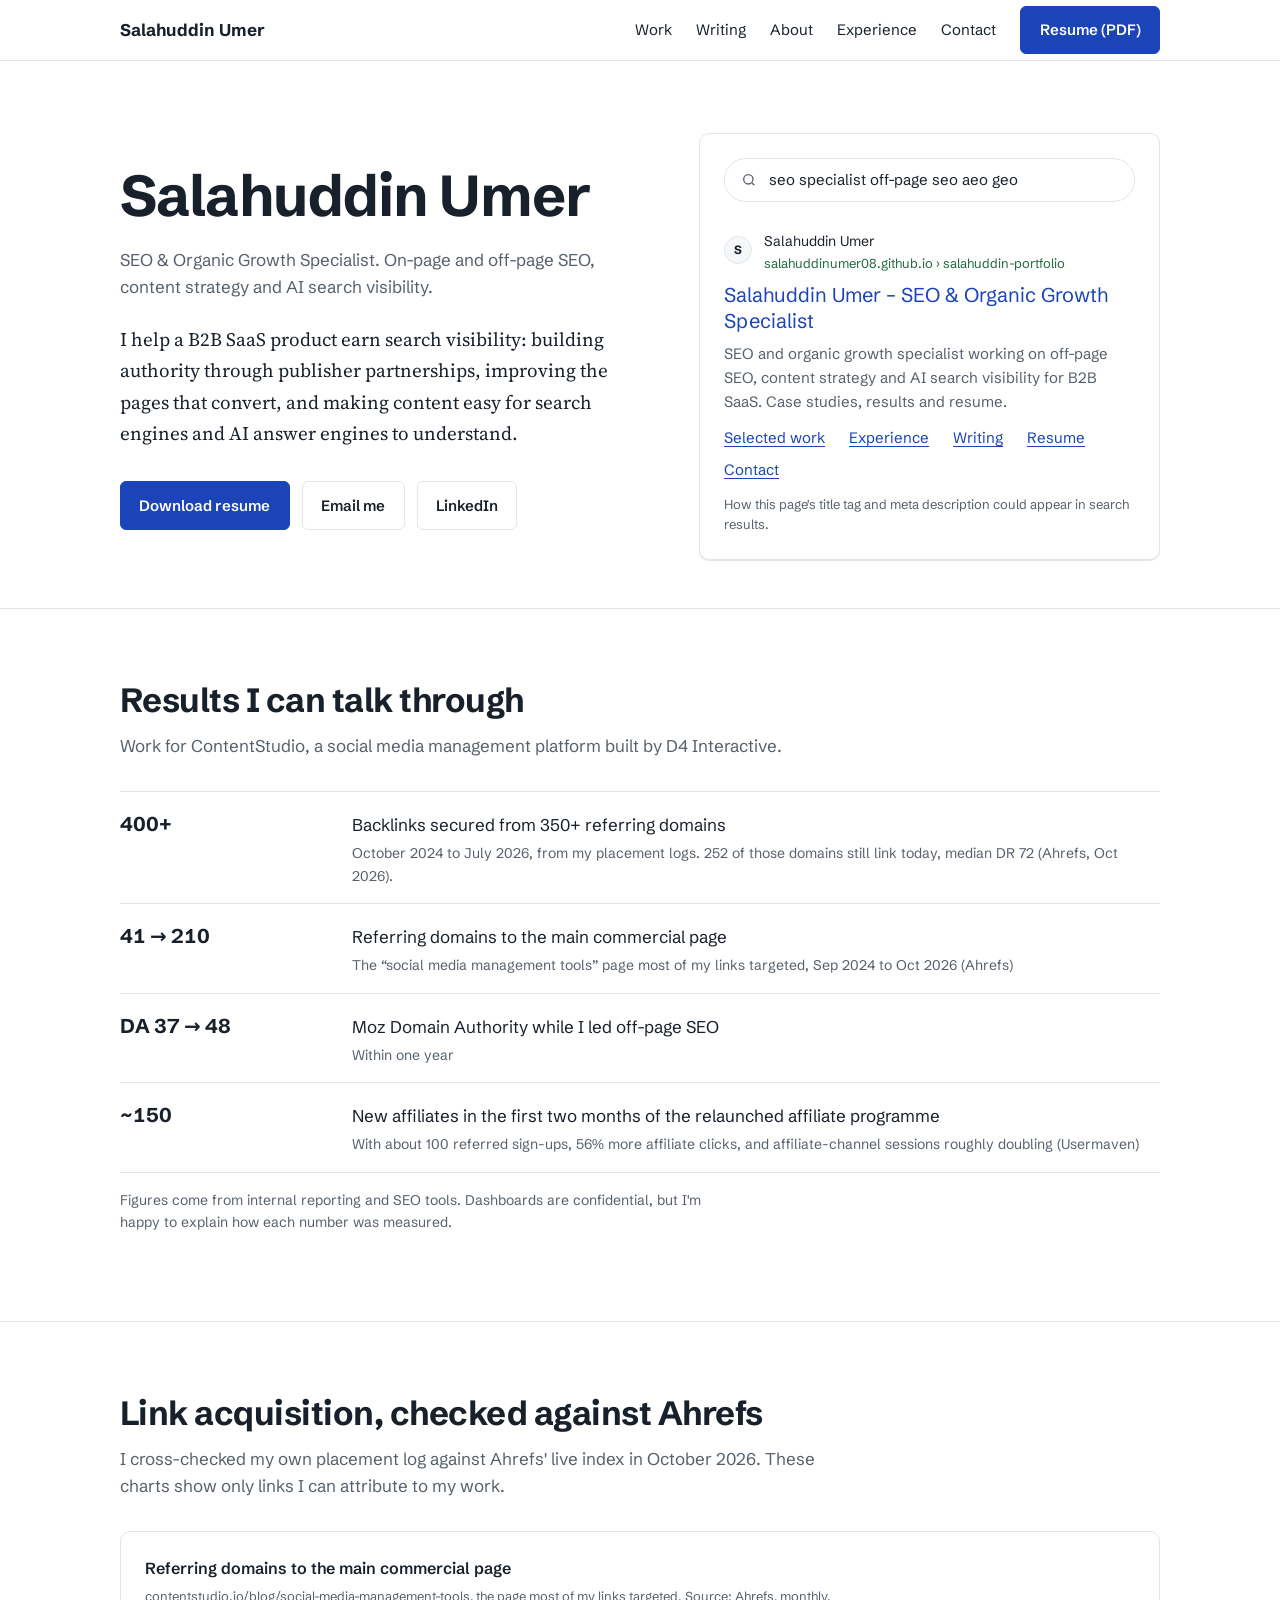
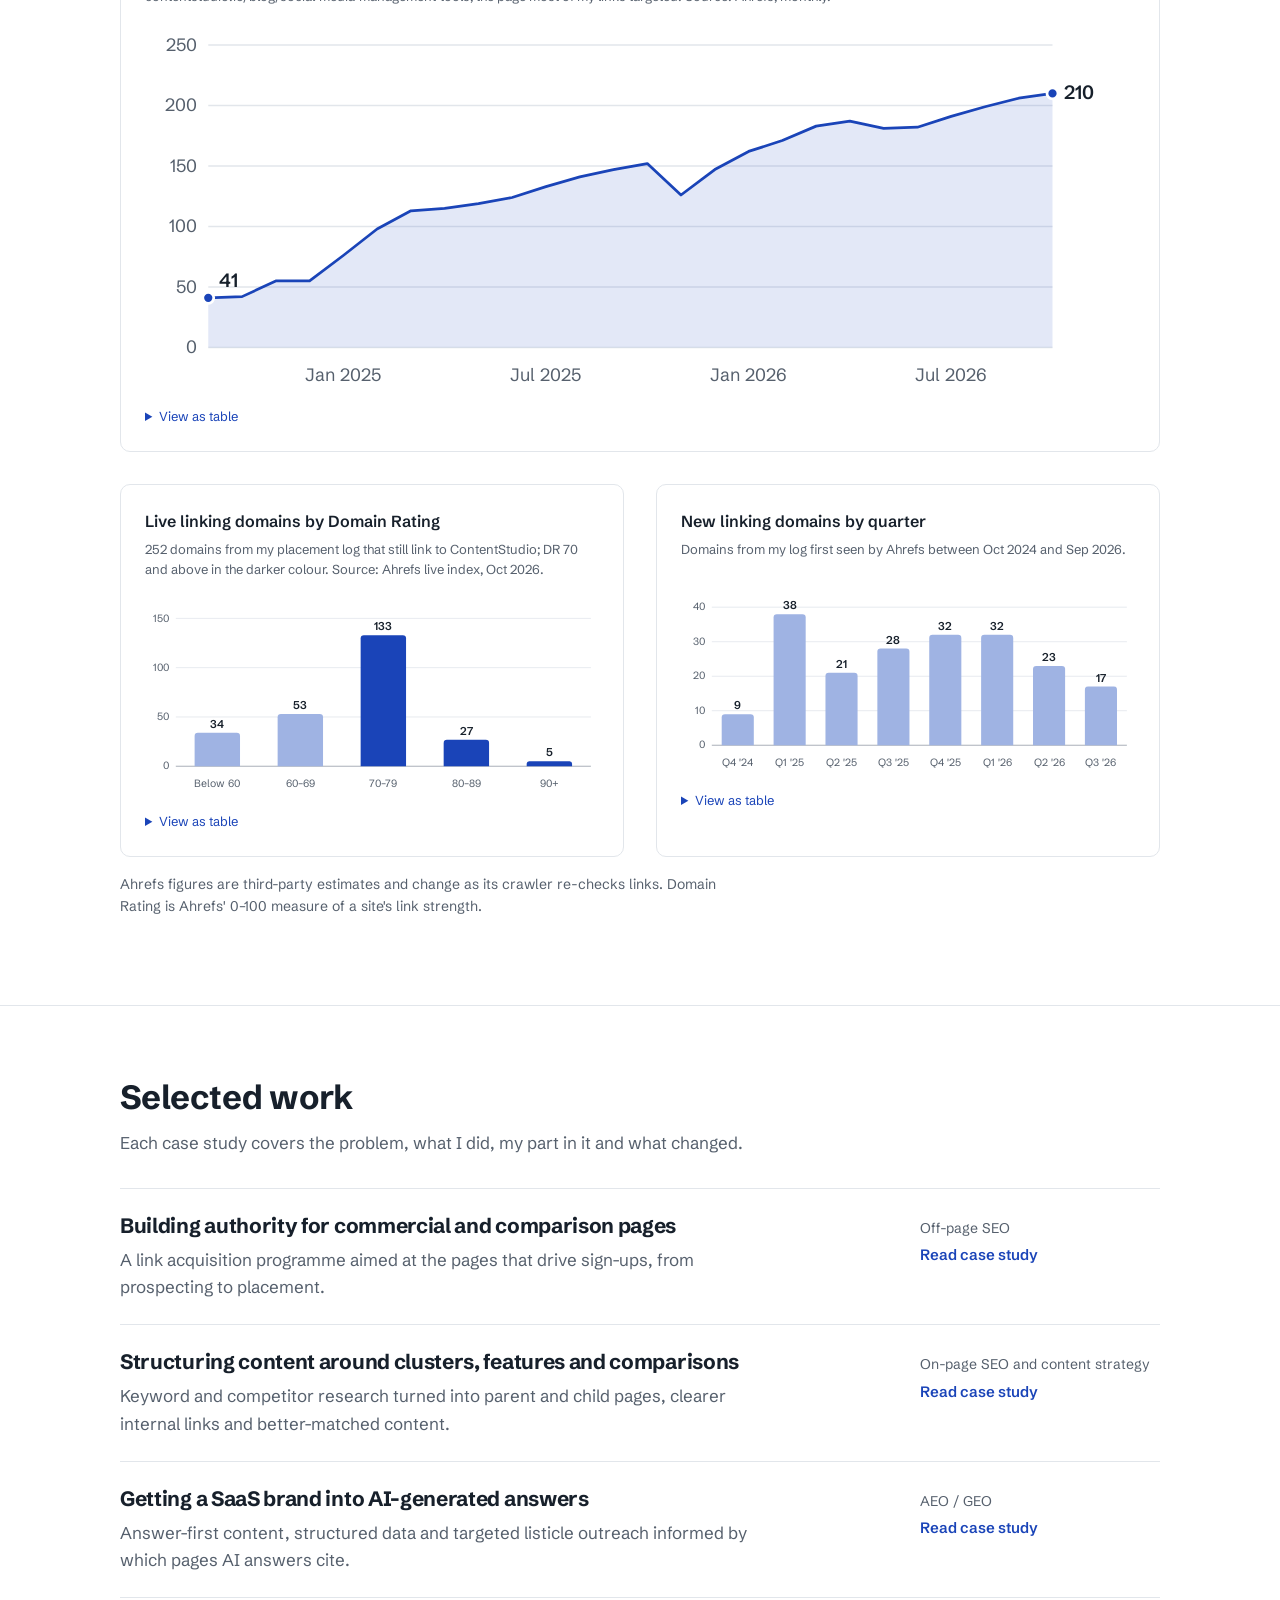
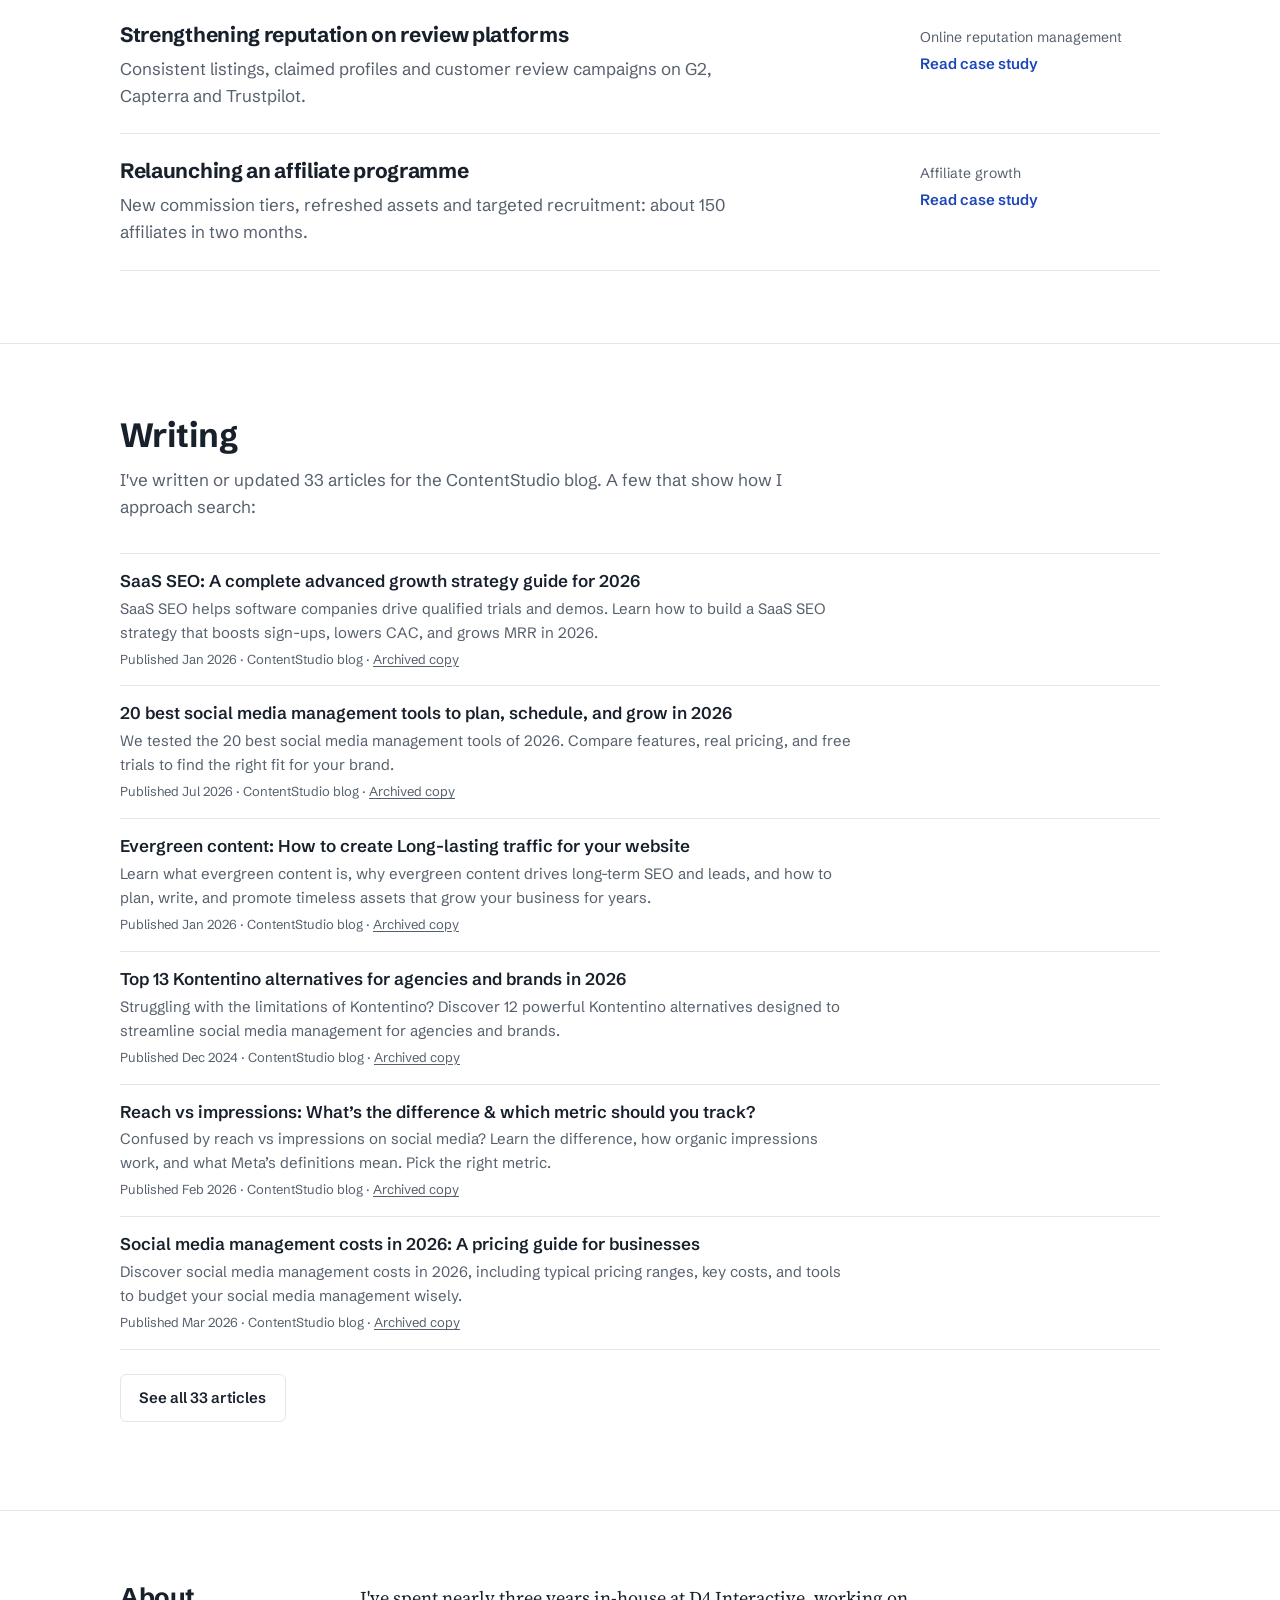
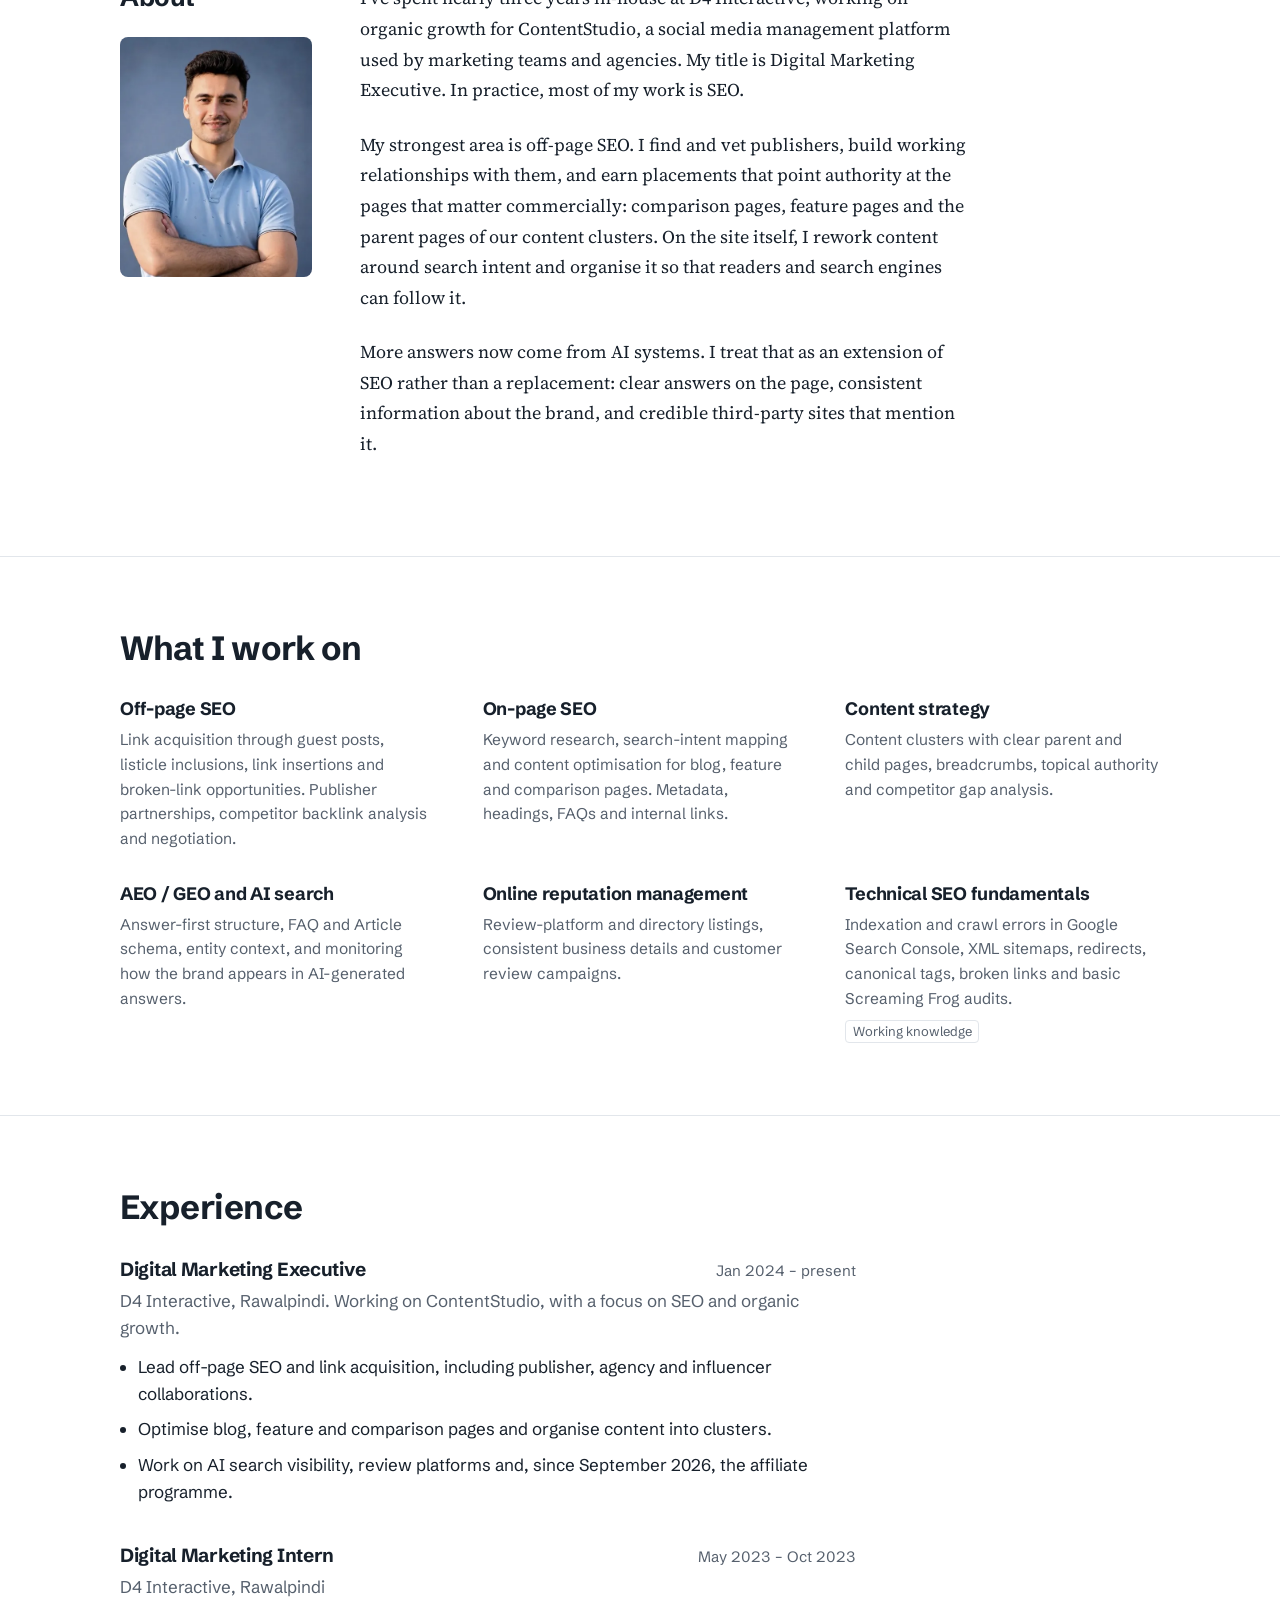
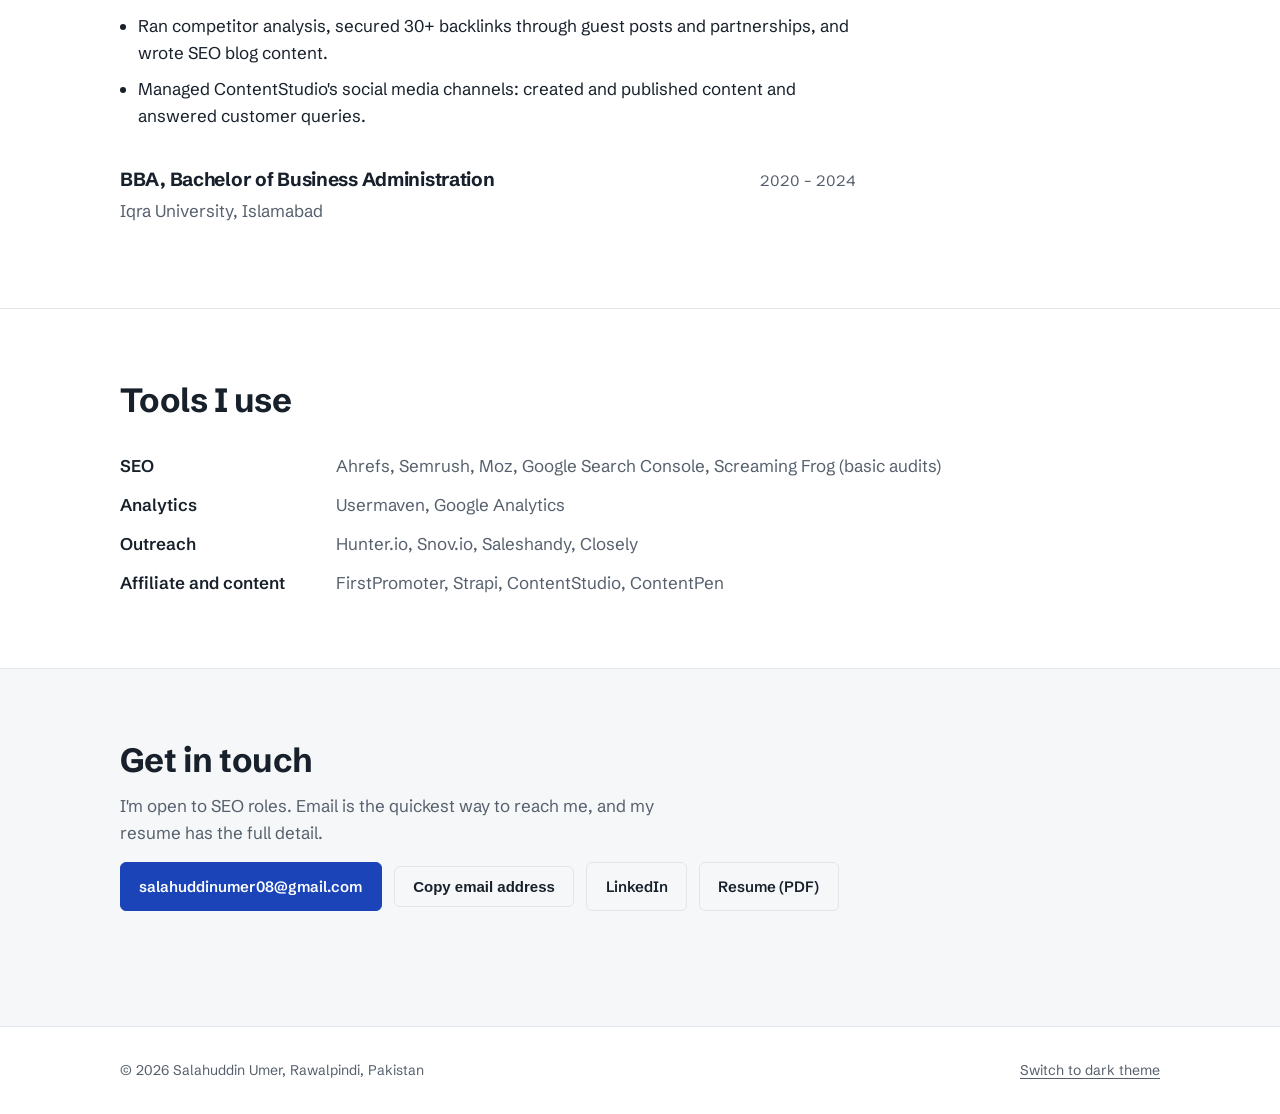
<file: index.html>
<!doctype html>
<html lang="en-GB">
<head>
<meta charset="utf-8">
<meta name="viewport" content="width=device-width, initial-scale=1">
<title>Salahuddin Umer – SEO &amp; Organic Growth Specialist</title>
<meta name="description" content="SEO and organic growth specialist working on off-page SEO, content strategy and AI search visibility for B2B SaaS. Case studies, results and resume.">
<link rel="canonical" href="https://salahuddinumer08.github.io/salahuddin-portfolio/">
<meta name="author" content="Salahuddin Umer">
<meta name="theme-color" content="#ffffff" media="(prefers-color-scheme: light)">
<meta name="theme-color" content="#111418" media="(prefers-color-scheme: dark)">
<meta property="og:type" content="profile">
<meta property="og:site_name" content="Salahuddin Umer">
<meta property="og:title" content="Salahuddin Umer – SEO &amp; Organic Growth Specialist">
<meta property="og:description" content="Off-page SEO, content strategy and AI search visibility for B2B SaaS. Case studies, results and resume.">
<meta property="og:url" content="https://salahuddinumer08.github.io/salahuddin-portfolio/">
<meta property="og:image" content="https://salahuddinumer08.github.io/salahuddin-portfolio/assets/img/og.png">
<meta property="og:image:width" content="1200">
<meta property="og:image:height" content="630">
<meta property="og:image:alt" content="Salahuddin Umer, SEO and Organic Growth Specialist">
<meta property="profile:first_name" content="Salahuddin">
<meta property="profile:last_name" content="Umer">
<meta name="twitter:card" content="summary_large_image">
<link rel="icon" href="favicon.svg" type="image/svg+xml">
<link rel="preload" href="assets/fonts/SchibstedGrotesk-latin.woff2" as="font" type="font/woff2" crossorigin>
<link rel="stylesheet" href="assets/css/fonts.css">
<link rel="stylesheet" href="assets/css/site.css">
<script>try{var t=localStorage.getItem("theme");if(t)document.documentElement.setAttribute("data-theme",t)}catch(e){}</script>
<script type="application/ld+json">
{
  "@context": "https://schema.org",
  "@type": "ProfilePage",
  "url": "https://salahuddinumer08.github.io/salahuddin-portfolio/",
  "dateModified": "2026-10-31",
  "mainEntity": {
    "@type": "Person",
    "@id": "https://salahuddinumer08.github.io/salahuddin-portfolio/#person",
    "name": "Salahuddin Umer",
    "image": "https://salahuddinumer08.github.io/salahuddin-portfolio/assets/img/salahuddin-umer-square.jpg",
    "jobTitle": "Digital Marketing Executive",
    "description": "SEO and organic growth specialist focused on off-page SEO, on-page and content strategy, and AI search visibility (AEO/GEO).",
    "url": "https://salahuddinumer08.github.io/salahuddin-portfolio/",
    "email": "mailto:salahuddinumer08@gmail.com",
    "worksFor": { "@type": "Organization", "name": "D4 Interactive" },
    "alumniOf": { "@type": "CollegeOrUniversity", "name": "Iqra University" },
    "address": { "@type": "PostalAddress", "addressLocality": "Rawalpindi", "addressCountry": "PK" },
    "knowsAbout": ["Search engine optimization", "Off-page SEO", "Link building", "On-page SEO", "Content strategy", "Answer engine optimization", "Generative engine optimization", "Online reputation management", "Affiliate marketing"],
    "sameAs": ["https://www.linkedin.com/in/salahuddin-umer"]
  }
}
</script>
</head>
<body>
<a class="skip" href="#main">Skip to content</a>

<header class="site-header">
  <div class="wrap">
    <a class="brand" href="./">Salahuddin Umer</a>
    <button class="nav-toggle" type="button" aria-expanded="false" aria-controls="site-nav">Menu</button>
    <nav id="site-nav" class="nav" aria-label="Main">
      <a href="#work">Work</a>
      <a href="writing.html">Writing</a>
      <a href="#about">About</a>
      <a href="#experience">Experience</a>
      <a href="#contact">Contact</a>
      <a class="btn" href="assets/Salahuddin-Umer-SEO-Resume.pdf">Resume (PDF)</a>
    </nav>
  </div>
</header>

<main id="main">

<div class="hero">
  <div class="wrap hero-grid">
    <div>
      <h1>Salahuddin Umer</h1>
      <p class="role">SEO &amp; Organic Growth Specialist. On-page and off-page SEO, content strategy and AI search visibility.</p>
      <p class="lede">I help a B2B SaaS product earn search visibility: building authority through publisher partnerships, improving the pages that convert, and making content easy for search engines and AI answer engines to understand.</p>
      <div class="actions">
        <a class="btn" href="assets/Salahuddin-Umer-SEO-Resume.pdf">Download resume</a>
        <a class="btn btn-quiet" href="mailto:salahuddinumer08@gmail.com">Email me</a>
        <a class="btn btn-quiet" href="https://www.linkedin.com/in/salahuddin-umer" rel="noopener">LinkedIn</a>
      </div>
    </div>

    <figure class="serp" aria-label="Preview of this page as a search result">
      <div class="serp-query">
        <svg width="16" height="16" viewBox="0 0 24 24" fill="none" stroke="currentColor" stroke-width="2" aria-hidden="true"><circle cx="11" cy="11" r="7"/><path d="m20 20-3.5-3.5"/></svg>
        <span>seo specialist off-page seo aeo geo</span>
      </div>
      <div class="serp-result">
        <div class="serp-site">
          <span class="serp-favicon" aria-hidden="true">S</span>
          <span><span class="serp-site-name">Salahuddin Umer</span><span class="serp-url">salahuddinumer08.github.io › salahuddin-portfolio</span></span>
        </div>
        <p class="serp-title"><a href="#work">Salahuddin Umer – SEO &amp; Organic Growth Specialist</a></p>
        <p class="serp-desc">SEO and organic growth specialist working on off-page SEO, content strategy and AI search visibility for B2B SaaS. Case studies, results and resume.</p>
        <div class="serp-links">
          <a href="#work">Selected work</a>
          <a href="#experience">Experience</a>
          <a href="writing.html">Writing</a>
          <a href="assets/Salahuddin-Umer-SEO-Resume.pdf">Resume</a>
          <a href="#contact">Contact</a>
        </div>
      </div>
      <figcaption class="serp-caption">How this page's title tag and meta description could appear in search results.</figcaption>
    </figure>
  </div>
</div>

<section id="results" aria-labelledby="results-title">
  <div class="wrap">
    <div class="section-head">
      <h2 id="results-title">Results I can talk through</h2>
      <p>Work for ContentStudio, a social media management platform built by D4 Interactive.</p>
    </div>
    <ul class="results">
      <li><span class="fig">400+</span><span class="what">Backlinks secured from 350+ referring domains<small>October 2024 to July 2026, from my placement logs. 252 of those domains still link today, median DR 72 (Ahrefs, Oct 2026).</small></span></li>
      <li><span class="fig">41 → 210</span><span class="what">Referring domains to the main commercial page<small>The “social media management tools” page most of my links targeted, Sep 2024 to Oct 2026 (Ahrefs)</small></span></li>
      <li><span class="fig">DA 37 → 48</span><span class="what">Moz Domain Authority while I led off-page SEO<small>Within one year</small></span></li>
      <li><span class="fig">~150</span><span class="what">New affiliates in the first two months of the relaunched affiliate programme<small>With about 100 referred sign-ups, 56% more affiliate clicks, and affiliate-channel sessions roughly doubling (Usermaven)</small></span></li>
    </ul>
    <p class="note">Figures come from internal reporting and SEO tools. Dashboards are confidential, but I'm happy to explain how each number was measured.</p>
  </div>
</section>

<!-- DATA:START -->
<section id="data" aria-labelledby="data-title">
  <div class="wrap">
    <div class="section-head">
      <h2 id="data-title">Link acquisition, checked against Ahrefs</h2>
      <p>I cross-checked my own placement log against Ahrefs' live index in October 2026. These charts show only links I can attribute to my work.</p>
    </div>
    <div class="chart-grid">
      <div class="chart-wide"><figure class="chart" id="ch-page-rd"><figcaption><span class="chart-title">Referring domains to the main commercial page</span><span class="chart-sub">contentstudio.io/blog/social-media-management-tools, the page most of my links targeted. Source: Ahrefs, monthly.</span></figcaption><div class="chart-plot"><svg viewBox="0 0 720 270" role="img" aria-labelledby="ch-page-rd-t ch-page-rd-d" class="chart-svg"><title id="ch-page-rd-t">Referring domains to the main commercial page</title><desc id="ch-page-rd-d">contentstudio.io/blog/social-media-management-tools, the page most of my links targeted. Source: Ahrefs, monthly. Rose from 41 in Sep 2024 to 210 in Oct 2026.</desc><line x1="46" x2="660" y1="236.0" y2="236.0" class="c-grid"/><text x="38" y="240.0" class="c-tick" text-anchor="end">0</text><line x1="46" x2="660" y1="192.0" y2="192.0" class="c-grid"/><text x="38" y="196.0" class="c-tick" text-anchor="end">50</text><line x1="46" x2="660" y1="148.0" y2="148.0" class="c-grid"/><text x="38" y="152.0" class="c-tick" text-anchor="end">100</text><line x1="46" x2="660" y1="104.0" y2="104.0" class="c-grid"/><text x="38" y="108.0" class="c-tick" text-anchor="end">150</text><line x1="46" x2="660" y1="60.0" y2="60.0" class="c-grid"/><text x="38" y="64.0" class="c-tick" text-anchor="end">200</text><line x1="46" x2="660" y1="16.0" y2="16.0" class="c-grid"/><text x="38" y="20.0" class="c-tick" text-anchor="end">250</text><path d="M46.0,236.0 L46.0,199.9 L70.6,199.0 L95.1,187.6 L119.7,187.6 L144.2,169.1 L168.8,149.8 L193.4,136.6 L217.9,134.8 L242.5,131.3 L267.0,126.9 L291.6,119.0 L316.2,111.9 L340.7,106.6 L365.3,102.2 L389.8,125.1 L414.4,106.6 L439.0,93.4 L463.5,85.5 L488.1,75.0 L512.6,71.4 L537.2,76.7 L561.8,75.8 L586.3,67.9 L610.9,60.9 L635.4,54.7 L660.0,51.2 L660.0,236.0 Z" class="c-area"/><polyline points="46.0,199.9 70.6,199.0 95.1,187.6 119.7,187.6 144.2,169.1 168.8,149.8 193.4,136.6 217.9,134.8 242.5,131.3 267.0,126.9 291.6,119.0 316.2,111.9 340.7,106.6 365.3,102.2 389.8,125.1 414.4,106.6 439.0,93.4 463.5,85.5 488.1,75.0 512.6,71.4 537.2,76.7 561.8,75.8 586.3,67.9 610.9,60.9 635.4,54.7 660.0,51.2" class="c-line"/><circle cx="46.0" cy="199.9" r="4" class="c-dot"/><text x="54.0" y="191.9" class="c-val">41</text><circle cx="660.0" cy="51.2" r="4" class="c-dot"/><text x="668.0" y="55.2" class="c-val">210</text><text x="144.2" y="260" class="c-tick" text-anchor="middle">Jan 2025</text><text x="291.6" y="260" class="c-tick" text-anchor="middle">Jul 2025</text><text x="439.0" y="260" class="c-tick" text-anchor="middle">Jan 2026</text><text x="586.3" y="260" class="c-tick" text-anchor="middle">Jul 2026</text><line class="c-cross" x1="0" x2="0" y1="16" y2="236"/><rect class="c-hit" x="33.7" y="16" width="24.6" height="220" data-tip="Sep 2024: 41 referring domains"><title>Sep 2024: 41 referring domains</title></rect><rect class="c-hit" x="58.3" y="16" width="24.6" height="220" data-tip="Oct 2024: 42 referring domains"><title>Oct 2024: 42 referring domains</title></rect><rect class="c-hit" x="82.8" y="16" width="24.6" height="220" data-tip="Nov 2024: 55 referring domains"><title>Nov 2024: 55 referring domains</title></rect><rect class="c-hit" x="107.4" y="16" width="24.6" height="220" data-tip="Dec 2024: 55 referring domains"><title>Dec 2024: 55 referring domains</title></rect><rect class="c-hit" x="132.0" y="16" width="24.6" height="220" data-tip="Jan 2025: 76 referring domains"><title>Jan 2025: 76 referring domains</title></rect><rect class="c-hit" x="156.5" y="16" width="24.6" height="220" data-tip="Feb 2025: 98 referring domains"><title>Feb 2025: 98 referring domains</title></rect><rect class="c-hit" x="181.1" y="16" width="24.6" height="220" data-tip="Mar 2025: 113 referring domains"><title>Mar 2025: 113 referring domains</title></rect><rect class="c-hit" x="205.6" y="16" width="24.6" height="220" data-tip="Apr 2025: 115 referring domains"><title>Apr 2025: 115 referring domains</title></rect><rect class="c-hit" x="230.2" y="16" width="24.6" height="220" data-tip="May 2025: 119 referring domains"><title>May 2025: 119 referring domains</title></rect><rect class="c-hit" x="254.8" y="16" width="24.6" height="220" data-tip="Jun 2025: 124 referring domains"><title>Jun 2025: 124 referring domains</title></rect><rect class="c-hit" x="279.3" y="16" width="24.6" height="220" data-tip="Jul 2025: 133 referring domains"><title>Jul 2025: 133 referring domains</title></rect><rect class="c-hit" x="303.9" y="16" width="24.6" height="220" data-tip="Aug 2025: 141 referring domains"><title>Aug 2025: 141 referring domains</title></rect><rect class="c-hit" x="328.4" y="16" width="24.6" height="220" data-tip="Sep 2025: 147 referring domains"><title>Sep 2025: 147 referring domains</title></rect><rect class="c-hit" x="353.0" y="16" width="24.6" height="220" data-tip="Oct 2025: 152 referring domains"><title>Oct 2025: 152 referring domains</title></rect><rect class="c-hit" x="377.6" y="16" width="24.6" height="220" data-tip="Nov 2025: 126 referring domains"><title>Nov 2025: 126 referring domains</title></rect><rect class="c-hit" x="402.1" y="16" width="24.6" height="220" data-tip="Dec 2025: 147 referring domains"><title>Dec 2025: 147 referring domains</title></rect><rect class="c-hit" x="426.7" y="16" width="24.6" height="220" data-tip="Jan 2026: 162 referring domains"><title>Jan 2026: 162 referring domains</title></rect><rect class="c-hit" x="451.2" y="16" width="24.6" height="220" data-tip="Feb 2026: 171 referring domains"><title>Feb 2026: 171 referring domains</title></rect><rect class="c-hit" x="475.8" y="16" width="24.6" height="220" data-tip="Mar 2026: 183 referring domains"><title>Mar 2026: 183 referring domains</title></rect><rect class="c-hit" x="500.4" y="16" width="24.6" height="220" data-tip="Apr 2026: 187 referring domains"><title>Apr 2026: 187 referring domains</title></rect><rect class="c-hit" x="524.9" y="16" width="24.6" height="220" data-tip="May 2026: 181 referring domains"><title>May 2026: 181 referring domains</title></rect><rect class="c-hit" x="549.5" y="16" width="24.6" height="220" data-tip="Jun 2026: 182 referring domains"><title>Jun 2026: 182 referring domains</title></rect><rect class="c-hit" x="574.0" y="16" width="24.6" height="220" data-tip="Jul 2026: 191 referring domains"><title>Jul 2026: 191 referring domains</title></rect><rect class="c-hit" x="598.6" y="16" width="24.6" height="220" data-tip="Aug 2026: 199 referring domains"><title>Aug 2026: 199 referring domains</title></rect><rect class="c-hit" x="623.2" y="16" width="24.6" height="220" data-tip="Sep 2026: 206 referring domains"><title>Sep 2026: 206 referring domains</title></rect><rect class="c-hit" x="647.7" y="16" width="24.6" height="220" data-tip="Oct 2026: 210 referring domains"><title>Oct 2026: 210 referring domains</title></rect></svg><div class="chart-tip" role="status" aria-live="polite" hidden></div></div><details class="chart-table"><summary>View as table</summary><table><caption>Referring domains to the main commercial page</caption><thead><tr><th scope="col">Month</th><th scope="col">Referring domains</th></tr></thead><tbody><tr><td>Sep 2024</td><td>41</td></tr><tr><td>Oct 2024</td><td>42</td></tr><tr><td>Nov 2024</td><td>55</td></tr><tr><td>Dec 2024</td><td>55</td></tr><tr><td>Jan 2025</td><td>76</td></tr><tr><td>Feb 2025</td><td>98</td></tr><tr><td>Mar 2025</td><td>113</td></tr><tr><td>Apr 2025</td><td>115</td></tr><tr><td>May 2025</td><td>119</td></tr><tr><td>Jun 2025</td><td>124</td></tr><tr><td>Jul 2025</td><td>133</td></tr><tr><td>Aug 2025</td><td>141</td></tr><tr><td>Sep 2025</td><td>147</td></tr><tr><td>Oct 2025</td><td>152</td></tr><tr><td>Nov 2025</td><td>126</td></tr><tr><td>Dec 2025</td><td>147</td></tr><tr><td>Jan 2026</td><td>162</td></tr><tr><td>Feb 2026</td><td>171</td></tr><tr><td>Mar 2026</td><td>183</td></tr><tr><td>Apr 2026</td><td>187</td></tr><tr><td>May 2026</td><td>181</td></tr><tr><td>Jun 2026</td><td>182</td></tr><tr><td>Jul 2026</td><td>191</td></tr><tr><td>Aug 2026</td><td>199</td></tr><tr><td>Sep 2026</td><td>206</td></tr><tr><td>Oct 2026</td><td>210</td></tr></tbody></table></details></figure></div>
      <figure class="chart" id="ch-dr"><figcaption><span class="chart-title">Live linking domains by Domain Rating</span><span class="chart-sub">252 domains from my placement log that still link to ContentStudio; DR 70 and above in the darker colour. Source: Ahrefs live index, Oct 2026.</span></figcaption><div class="chart-plot"><svg viewBox="0 0 560 250" role="img" aria-labelledby="ch-dr-t ch-dr-d" class="chart-svg"><title id="ch-dr-t">Live linking domains by Domain Rating</title><desc id="ch-dr-d">252 domains from my placement log that still link to ContentStudio; DR 70 and above in the darker colour. Source: Ahrefs live index, Oct 2026.</desc><line x1="38" x2="550" y1="210.0" y2="210.0" class="c-grid"/><text x="30" y="214.0" class="c-tick" text-anchor="end">0</text><line x1="38" x2="550" y1="149.2" y2="149.2" class="c-grid"/><text x="30" y="153.2" class="c-tick" text-anchor="end">50</text><line x1="38" x2="550" y1="88.4" y2="88.4" class="c-grid"/><text x="30" y="92.4" class="c-tick" text-anchor="end">100</text><line x1="38" x2="550" y1="27.6" y2="27.6" class="c-grid"/><text x="30" y="31.6" class="c-tick" text-anchor="end">150</text><line x1="38" x2="550" y1="210.0" y2="210.0" class="c-axis"/><path d="M61.2,210.0 V172.7 Q61.2,168.7 65.2,168.7 H113.2 Q117.2,168.7 117.2,172.7 V210.0 Z" class="c-bar"/><text x="89.2" y="162.7" class="c-val" text-anchor="middle">34</text><text x="89.2" y="236" class="c-tick" text-anchor="middle">Below 60</text><rect class="c-hit" x="38.0" y="24" width="102.4" height="186" data-tip="Below 60: 34 domains"><title>Below 60: 34 domains</title></rect><path d="M163.6,210.0 V149.5 Q163.6,145.5 167.6,145.5 H215.6 Q219.6,145.5 219.6,149.5 V210.0 Z" class="c-bar"/><text x="191.6" y="139.5" class="c-val" text-anchor="middle">53</text><text x="191.6" y="236" class="c-tick" text-anchor="middle">60–69</text><rect class="c-hit" x="140.4" y="24" width="102.4" height="186" data-tip="60–69: 53 domains"><title>60–69: 53 domains</title></rect><path d="M266.0,210.0 V52.3 Q266.0,48.3 270.0,48.3 H318.0 Q322.0,48.3 322.0,52.3 V210.0 Z" class="c-bar hl"/><text x="294.0" y="42.3" class="c-val" text-anchor="middle">133</text><text x="294.0" y="236" class="c-tick" text-anchor="middle">70–79</text><rect class="c-hit" x="242.8" y="24" width="102.4" height="186" data-tip="70–79: 133 domains"><title>70–79: 133 domains</title></rect><path d="M368.4,210.0 V181.2 Q368.4,177.2 372.4,177.2 H420.4 Q424.4,177.2 424.4,181.2 V210.0 Z" class="c-bar hl"/><text x="396.4" y="171.2" class="c-val" text-anchor="middle">27</text><text x="396.4" y="236" class="c-tick" text-anchor="middle">80–89</text><rect class="c-hit" x="345.2" y="24" width="102.4" height="186" data-tip="80–89: 27 domains"><title>80–89: 27 domains</title></rect><path d="M470.8,210.0 V207.0 Q470.8,203.9 473.8,203.9 H523.8 Q526.8,203.9 526.8,207.0 V210.0 Z" class="c-bar hl"/><text x="498.8" y="197.9" class="c-val" text-anchor="middle">5</text><text x="498.8" y="236" class="c-tick" text-anchor="middle">90+</text><rect class="c-hit" x="447.6" y="24" width="102.4" height="186" data-tip="90+: 5 domains"><title>90+: 5 domains</title></rect></svg><div class="chart-tip" role="status" aria-live="polite" hidden></div></div><details class="chart-table"><summary>View as table</summary><table><caption>Live linking domains by Domain Rating</caption><thead><tr><th scope="col">Group</th><th scope="col">Domains</th></tr></thead><tbody><tr><td>Below 60</td><td>34</td></tr><tr><td>60–69</td><td>53</td></tr><tr><td>70–79</td><td>133</td></tr><tr><td>80–89</td><td>27</td></tr><tr><td>90+</td><td>5</td></tr></tbody></table></details></figure>
      <figure class="chart" id="ch-q"><figcaption><span class="chart-title">New linking domains by quarter</span><span class="chart-sub">Domains from my log first seen by Ahrefs between Oct 2024 and Sep 2026.</span></figcaption><div class="chart-plot"><svg viewBox="0 0 560 250" role="img" aria-labelledby="ch-q-t ch-q-d" class="chart-svg"><title id="ch-q-t">New linking domains by quarter</title><desc id="ch-q-d">Domains from my log first seen by Ahrefs between Oct 2024 and Sep 2026.</desc><line x1="38" x2="550" y1="210.0" y2="210.0" class="c-grid"/><text x="30" y="214.0" class="c-tick" text-anchor="end">0</text><line x1="38" x2="550" y1="167.4" y2="167.4" class="c-grid"/><text x="30" y="171.4" class="c-tick" text-anchor="end">10</text><line x1="38" x2="550" y1="124.9" y2="124.9" class="c-grid"/><text x="30" y="128.9" class="c-tick" text-anchor="end">20</text><line x1="38" x2="550" y1="82.3" y2="82.3" class="c-grid"/><text x="30" y="86.3" class="c-tick" text-anchor="end">30</text><line x1="38" x2="550" y1="39.7" y2="39.7" class="c-grid"/><text x="30" y="43.7" class="c-tick" text-anchor="end">40</text><line x1="38" x2="550" y1="210.0" y2="210.0" class="c-axis"/><path d="M50.2,210.0 V175.7 Q50.2,171.7 54.2,171.7 H85.8 Q89.8,171.7 89.8,175.7 V210.0 Z" class="c-bar"/><text x="70.0" y="165.7" class="c-val" text-anchor="middle">9</text><text x="70.0" y="236" class="c-tick" text-anchor="middle">Q4 &#x27;24</text><rect class="c-hit" x="38.0" y="24" width="64.0" height="186" data-tip="Q4 &#x27;24: 9 new domains"><title>Q4 &#x27;24: 9 new domains</title></rect><path d="M114.2,210.0 V52.3 Q114.2,48.3 118.2,48.3 H149.8 Q153.8,48.3 153.8,52.3 V210.0 Z" class="c-bar"/><text x="134.0" y="42.3" class="c-val" text-anchor="middle">38</text><text x="134.0" y="236" class="c-tick" text-anchor="middle">Q1 &#x27;25</text><rect class="c-hit" x="102.0" y="24" width="64.0" height="186" data-tip="Q1 &#x27;25: 38 new domains"><title>Q1 &#x27;25: 38 new domains</title></rect><path d="M178.2,210.0 V124.6 Q178.2,120.6 182.2,120.6 H213.8 Q217.8,120.6 217.8,124.6 V210.0 Z" class="c-bar"/><text x="198.0" y="114.6" class="c-val" text-anchor="middle">21</text><text x="198.0" y="236" class="c-tick" text-anchor="middle">Q2 &#x27;25</text><rect class="c-hit" x="166.0" y="24" width="64.0" height="186" data-tip="Q2 &#x27;25: 21 new domains"><title>Q2 &#x27;25: 21 new domains</title></rect><path d="M242.2,210.0 V94.8 Q242.2,90.8 246.2,90.8 H277.8 Q281.8,90.8 281.8,94.8 V210.0 Z" class="c-bar"/><text x="262.0" y="84.8" class="c-val" text-anchor="middle">28</text><text x="262.0" y="236" class="c-tick" text-anchor="middle">Q3 &#x27;25</text><rect class="c-hit" x="230.0" y="24" width="64.0" height="186" data-tip="Q3 &#x27;25: 28 new domains"><title>Q3 &#x27;25: 28 new domains</title></rect><path d="M306.2,210.0 V77.8 Q306.2,73.8 310.2,73.8 H341.8 Q345.8,73.8 345.8,77.8 V210.0 Z" class="c-bar"/><text x="326.0" y="67.8" class="c-val" text-anchor="middle">32</text><text x="326.0" y="236" class="c-tick" text-anchor="middle">Q4 &#x27;25</text><rect class="c-hit" x="294.0" y="24" width="64.0" height="186" data-tip="Q4 &#x27;25: 32 new domains"><title>Q4 &#x27;25: 32 new domains</title></rect><path d="M370.2,210.0 V77.8 Q370.2,73.8 374.2,73.8 H405.8 Q409.8,73.8 409.8,77.8 V210.0 Z" class="c-bar"/><text x="390.0" y="67.8" class="c-val" text-anchor="middle">32</text><text x="390.0" y="236" class="c-tick" text-anchor="middle">Q1 &#x27;26</text><rect class="c-hit" x="358.0" y="24" width="64.0" height="186" data-tip="Q1 &#x27;26: 32 new domains"><title>Q1 &#x27;26: 32 new domains</title></rect><path d="M434.2,210.0 V116.1 Q434.2,112.1 438.2,112.1 H469.8 Q473.8,112.1 473.8,116.1 V210.0 Z" class="c-bar"/><text x="454.0" y="106.1" class="c-val" text-anchor="middle">23</text><text x="454.0" y="236" class="c-tick" text-anchor="middle">Q2 &#x27;26</text><rect class="c-hit" x="422.0" y="24" width="64.0" height="186" data-tip="Q2 &#x27;26: 23 new domains"><title>Q2 &#x27;26: 23 new domains</title></rect><path d="M498.2,210.0 V141.6 Q498.2,137.6 502.2,137.6 H533.8 Q537.8,137.6 537.8,141.6 V210.0 Z" class="c-bar"/><text x="518.0" y="131.6" class="c-val" text-anchor="middle">17</text><text x="518.0" y="236" class="c-tick" text-anchor="middle">Q3 &#x27;26</text><rect class="c-hit" x="486.0" y="24" width="64.0" height="186" data-tip="Q3 &#x27;26: 17 new domains"><title>Q3 &#x27;26: 17 new domains</title></rect></svg><div class="chart-tip" role="status" aria-live="polite" hidden></div></div><details class="chart-table"><summary>View as table</summary><table><caption>New linking domains by quarter</caption><thead><tr><th scope="col">Group</th><th scope="col">New domains</th></tr></thead><tbody><tr><td>Q4 &#x27;24</td><td>9</td></tr><tr><td>Q1 &#x27;25</td><td>38</td></tr><tr><td>Q2 &#x27;25</td><td>21</td></tr><tr><td>Q3 &#x27;25</td><td>28</td></tr><tr><td>Q4 &#x27;25</td><td>32</td></tr><tr><td>Q1 &#x27;26</td><td>32</td></tr><tr><td>Q2 &#x27;26</td><td>23</td></tr><tr><td>Q3 &#x27;26</td><td>17</td></tr></tbody></table></details></figure>
    </div>
    <p class="note">Ahrefs figures are third-party estimates and change as its crawler re-checks links. Domain Rating is Ahrefs' 0–100 measure of a site's link strength.</p>
  </div>
</section>
<!-- DATA:END -->

<section id="work" aria-labelledby="work-title">
  <div class="wrap">
    <div class="section-head">
      <h2 id="work-title">Selected work</h2>
      <p>Each case study covers the problem, what I did, my part in it and what changed.</p>
    </div>
    <ul class="work">
      <li><a href="work/off-page-seo.html">
        <div><h3>Building authority for commercial and comparison pages</h3><p>A link acquisition programme aimed at the pages that drive sign-ups, from prospecting to placement.</p></div>
        <div><span class="area-tag">Off-page SEO</span><br><span class="read">Read case study</span></div>
      </a></li>
      <li><a href="work/content-strategy.html">
        <div><h3>Structuring content around clusters, features and comparisons</h3><p>Keyword and competitor research turned into parent and child pages, clearer internal links and better-matched content.</p></div>
        <div><span class="area-tag">On-page SEO and content strategy</span><br><span class="read">Read case study</span></div>
      </a></li>
      <li><a href="work/ai-search-visibility.html">
        <div><h3>Getting a SaaS brand into AI-generated answers</h3><p>Answer-first content, structured data and targeted listicle outreach informed by which pages AI answers cite.</p></div>
        <div><span class="area-tag">AEO / GEO</span><br><span class="read">Read case study</span></div>
      </a></li>
      <li><a href="work/reputation-management.html">
        <div><h3>Strengthening reputation on review platforms</h3><p>Consistent listings, claimed profiles and customer review campaigns on G2, Capterra and Trustpilot.</p></div>
        <div><span class="area-tag">Online reputation management</span><br><span class="read">Read case study</span></div>
      </a></li>
      <li><a href="work/affiliate-programme.html">
        <div><h3>Relaunching an affiliate programme</h3><p>New commission tiers, refreshed assets and targeted recruitment: about 150 affiliates in two months.</p></div>
        <div><span class="area-tag">Affiliate growth</span><br><span class="read">Read case study</span></div>
      </a></li>
    </ul>
  </div>
</section>

<!-- WRITING:START -->
<section id="writing" aria-labelledby="writing-title">
  <div class="wrap">
    <div class="section-head">
      <h2 id="writing-title">Writing</h2>
      <p>I've written or updated 33 articles for the ContentStudio blog. A few that show how I approach search:</p>
    </div>
    <ul class="writing"><li><a class="w-title" href="https://contentstudio.io/blog/saas-seo" rel="noopener">SaaS SEO: A complete advanced growth strategy guide for 2026</a><p>SaaS SEO helps software companies drive qualified trials and demos. Learn how to build a SaaS SEO strategy that boosts sign-ups, lowers CAC, and grows MRR in 2026.</p><span class="w-meta"><time datetime="2026-01-27">Published Jan 2026</time> · ContentStudio blog · <a href="https://web.archive.org/web/20261011134719/https://contentstudio.io/blog/saas-seo" rel="noopener">Archived copy</a></span></li><li><a class="w-title" href="https://contentstudio.io/blog/social-media-management-tools" rel="noopener">20 best social media management tools to plan, schedule, and grow in 2026</a><p>We tested the 20 best social media management tools of 2026. Compare features, real pricing, and free trials to find the right fit for your brand.</p><span class="w-meta"><time datetime="2026-07-16">Published Jul 2026</time> · ContentStudio blog · <a href="https://web.archive.org/web/20261013233006/https://contentstudio.io/blog/social-media-management-tools" rel="noopener">Archived copy</a></span></li><li><a class="w-title" href="https://contentstudio.io/blog/evergreen-content" rel="noopener">Evergreen content: How to create Long-lasting traffic for your website</a><p>Learn what evergreen content is, why evergreen content drives long-term SEO and leads, and how to plan, write, and promote timeless assets that grow your business for years.</p><span class="w-meta"><time datetime="2026-01-29">Published Jan 2026</time> · ContentStudio blog · <a href="https://web.archive.org/web/20260609180620/https://contentstudio.io/blog/evergreen-content" rel="noopener">Archived copy</a></span></li><li><a class="w-title" href="https://contentstudio.io/blog/kontentino-alternatives" rel="noopener">Top 13 Kontentino alternatives for agencies and brands in 2026</a><p>Struggling with the limitations of Kontentino? Discover 12 powerful Kontentino alternatives designed to streamline social media management for agencies and brands.</p><span class="w-meta"><time datetime="2024-12-09">Published Dec 2024</time> · ContentStudio blog · <a href="https://web.archive.org/web/20260416171546/https://contentstudio.io/blog/kontentino-alternatives" rel="noopener">Archived copy</a></span></li><li><a class="w-title" href="https://contentstudio.io/blog/reach-vs-impressions" rel="noopener">Reach vs impressions: What’s the difference &amp; which metric should you track?</a><p>Confused by reach vs impressions on social media? Learn the difference, how organic impressions work, and what Meta’s definitions mean. Pick the right metric.</p><span class="w-meta"><time datetime="2026-02-02">Published Feb 2026</time> · ContentStudio blog · <a href="https://web.archive.org/web/20260307083828/https://contentstudio.io/blog/reach-vs-impressions" rel="noopener">Archived copy</a></span></li><li><a class="w-title" href="https://contentstudio.io/blog/social-media-management-cost" rel="noopener">Social media management costs in 2026: A pricing guide for businesses</a><p>Discover social media management costs in 2026, including typical pricing ranges, key costs, and tools to budget your social media management wisely.</p><span class="w-meta"><time datetime="2026-03-05">Published Mar 2026</time> · ContentStudio blog · <a href="https://web.archive.org/web/20260701044219/https://contentstudio.io/blog/social-media-management-cost" rel="noopener">Archived copy</a></span></li></ul>
    <p class="more"><a class="btn btn-quiet" href="writing.html">See all 33 articles</a></p>
  </div>
</section>
<!-- WRITING:END -->

<section id="about" aria-labelledby="about-title">
  <div class="wrap about-grid">
    <div class="about-side">
      <h2 id="about-title">About</h2>
      <picture>
        <source type="image/webp" srcset="assets/img/salahuddin-umer-480.webp 480w, assets/img/salahuddin-umer-960.webp 960w" sizes="12rem">
        <img class="portrait" src="assets/img/salahuddin-umer-480.jpg" srcset="assets/img/salahuddin-umer-480.jpg 480w, assets/img/salahuddin-umer-960.jpg 960w" sizes="12rem" width="480" height="600" alt="Portrait of Salahuddin Umer" loading="lazy" decoding="async">
      </picture>
    </div>
    <div class="prose">
      <p>I've spent nearly three years in-house at D4 Interactive, working on organic growth for ContentStudio, a social media management platform used by marketing teams and agencies. My title is Digital Marketing Executive. In practice, most of my work is SEO.</p>
      <p>My strongest area is off-page SEO. I find and vet publishers, build working relationships with them, and earn placements that point authority at the pages that matter commercially: comparison pages, feature pages and the parent pages of our content clusters. On the site itself, I rework content around search intent and organise it so that readers and search engines can follow it.</p>
      <p>More answers now come from AI systems. I treat that as an extension of SEO rather than a replacement: clear answers on the page, consistent information about the brand, and credible third-party sites that mention it.</p>
    </div>
  </div>
</section>

<section id="expertise" aria-labelledby="expertise-title">
  <div class="wrap">
    <div class="section-head">
      <h2 id="expertise-title">What I work on</h2>
    </div>
    <div class="areas">
      <div class="area"><h3>Off-page SEO</h3><p>Link acquisition through guest posts, listicle inclusions, link insertions and broken-link opportunities. Publisher partnerships, competitor backlink analysis and negotiation.</p></div>
      <div class="area"><h3>On-page SEO</h3><p>Keyword research, search-intent mapping and content optimisation for blog, feature and comparison pages. Metadata, headings, FAQs and internal links.</p></div>
      <div class="area"><h3>Content strategy</h3><p>Content clusters with clear parent and child pages, breadcrumbs, topical authority and competitor gap analysis.</p></div>
      <div class="area"><h3>AEO / GEO and AI search</h3><p>Answer-first structure, FAQ and Article schema, entity context, and monitoring how the brand appears in AI-generated answers.</p></div>
      <div class="area"><h3>Online reputation management</h3><p>Review-platform and directory listings, consistent business details and customer review campaigns.</p></div>
      <div class="area"><h3>Technical SEO fundamentals</h3><p>Indexation and crawl errors in Google Search Console, XML sitemaps, redirects, canonical tags, broken links and basic Screaming Frog audits.</p><span class="level">Working knowledge</span></div>
    </div>
  </div>
</section>

<section id="experience" aria-labelledby="experience-title">
  <div class="wrap">
    <div class="section-head">
      <h2 id="experience-title">Experience</h2>
    </div>
    <div class="roles">
      <div class="role">
        <div class="role-head"><h3>Digital Marketing Executive</h3><span class="dates">Jan 2024 – present</span></div>
        <p class="org">D4 Interactive, Rawalpindi. Working on ContentStudio, with a focus on SEO and organic growth.</p>
        <ul>
          <li>Lead off-page SEO and link acquisition, including publisher, agency and influencer collaborations.</li>
          <li>Optimise blog, feature and comparison pages and organise content into clusters.</li>
          <li>Work on AI search visibility, review platforms and, since September 2026, the affiliate programme.</li>
        </ul>
      </div>
      <div class="role">
        <div class="role-head"><h3>Digital Marketing Intern</h3><span class="dates">May 2023 – Oct 2023</span></div>
        <p class="org">D4 Interactive, Rawalpindi</p>
        <ul>
          <li>Ran competitor analysis, secured 30+ backlinks through guest posts and partnerships, and wrote SEO blog content.</li>
          <li>Managed ContentStudio's social media channels: created and published content and answered customer queries.</li>
        </ul>
      </div>
      <div class="role">
        <div class="role-head"><h3>BBA, Bachelor of Business Administration</h3><span class="dates">2020 – 2024</span></div>
        <p class="org">Iqra University, Islamabad</p>
      </div>
    </div>
  </div>
</section>

<section id="tools" aria-labelledby="tools-title">
  <div class="wrap">
    <div class="section-head"><h2 id="tools-title">Tools I use</h2></div>
    <dl class="tools">
      <dt>SEO</dt><dd>Ahrefs, Semrush, Moz, Google Search Console, Screaming Frog (basic audits)</dd>
      <dt>Analytics</dt><dd>Usermaven, Google Analytics</dd>
      <dt>Outreach</dt><dd>Hunter.io, Snov.io, Saleshandy, Closely</dd>
      <dt>Affiliate and content</dt><dd>FirstPromoter, Strapi, ContentStudio, ContentPen</dd>
    </dl>
  </div>
</section>

<section id="contact" class="contact" aria-labelledby="contact-title">
  <div class="wrap">
    <h2 id="contact-title">Get in touch</h2>
    <p>I'm open to SEO roles. Email is the quickest way to reach me, and my resume has the full detail.</p>
    <div class="actions">
      <a class="btn" href="mailto:salahuddinumer08@gmail.com">salahuddinumer08@gmail.com</a>
      <button class="btn btn-quiet" type="button" data-copy="salahuddinumer08@gmail.com" hidden>Copy email address</button>
      <a class="btn btn-quiet" href="https://www.linkedin.com/in/salahuddin-umer" rel="noopener">LinkedIn</a>
      <a class="btn btn-quiet" href="assets/Salahuddin-Umer-SEO-Resume.pdf">Resume (PDF)</a>
    </div>
    <p class="copy-status" role="status" aria-live="polite"></p>
  </div>
</section>

</main>

<footer class="site-footer">
  <div class="wrap">
    <span>© 2026 Salahuddin Umer, Rawalpindi, Pakistan</span>
    <button class="theme-toggle" type="button" hidden>Switch theme</button>
  </div>
</footer>
<script src="assets/js/site.js" defer></script>
</body>
</html>
</file>
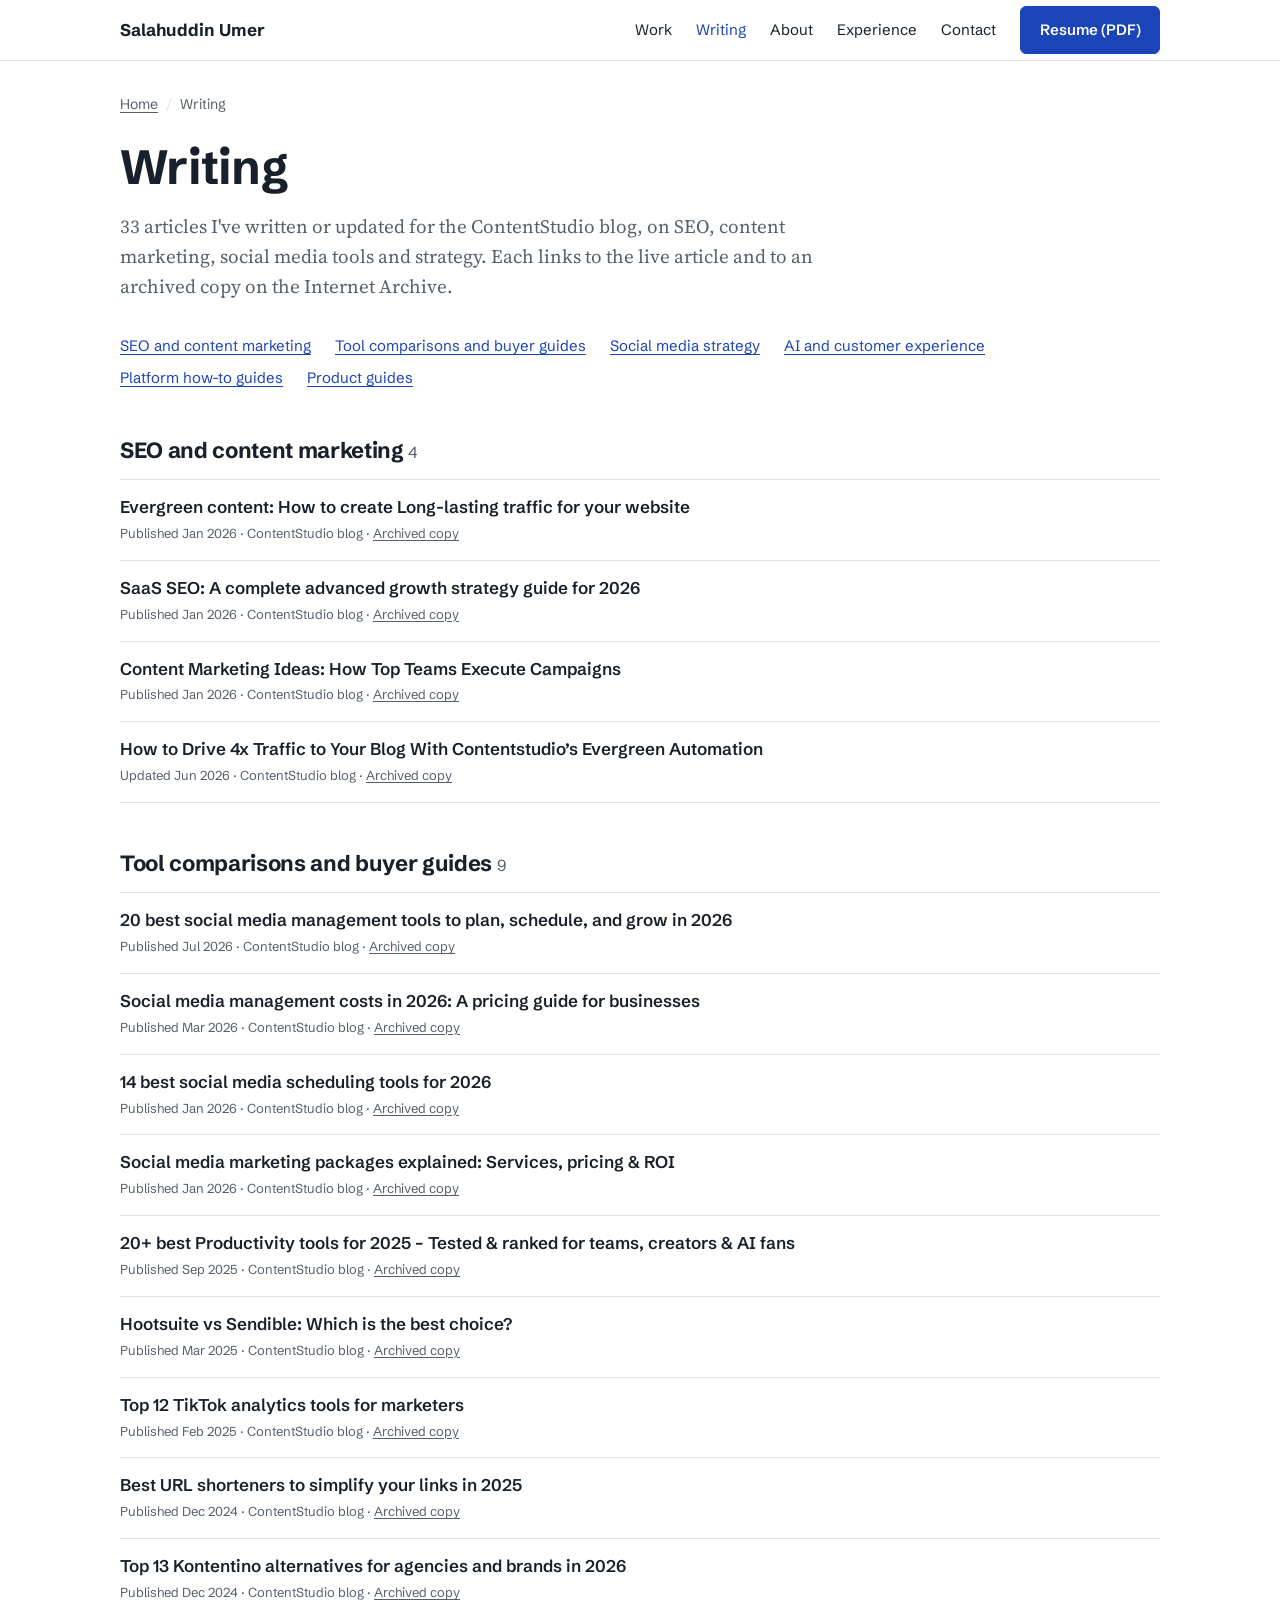
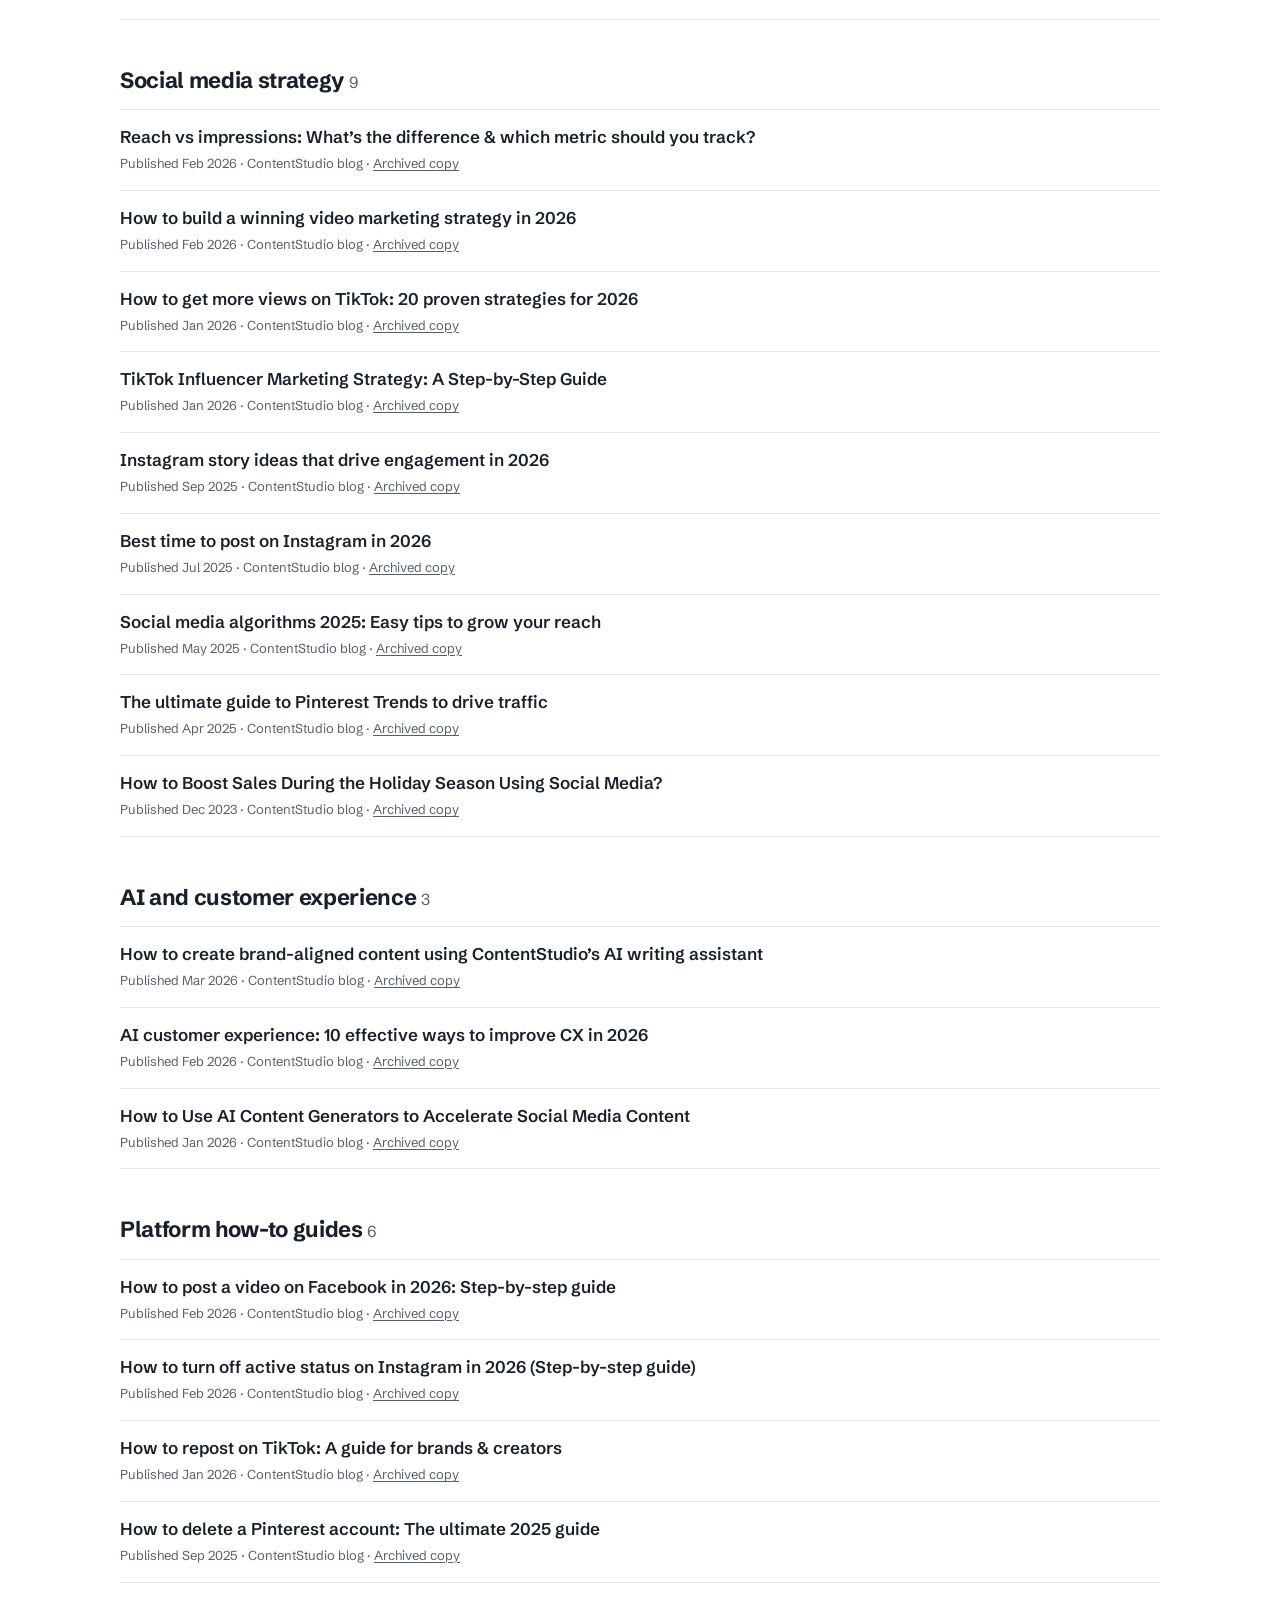
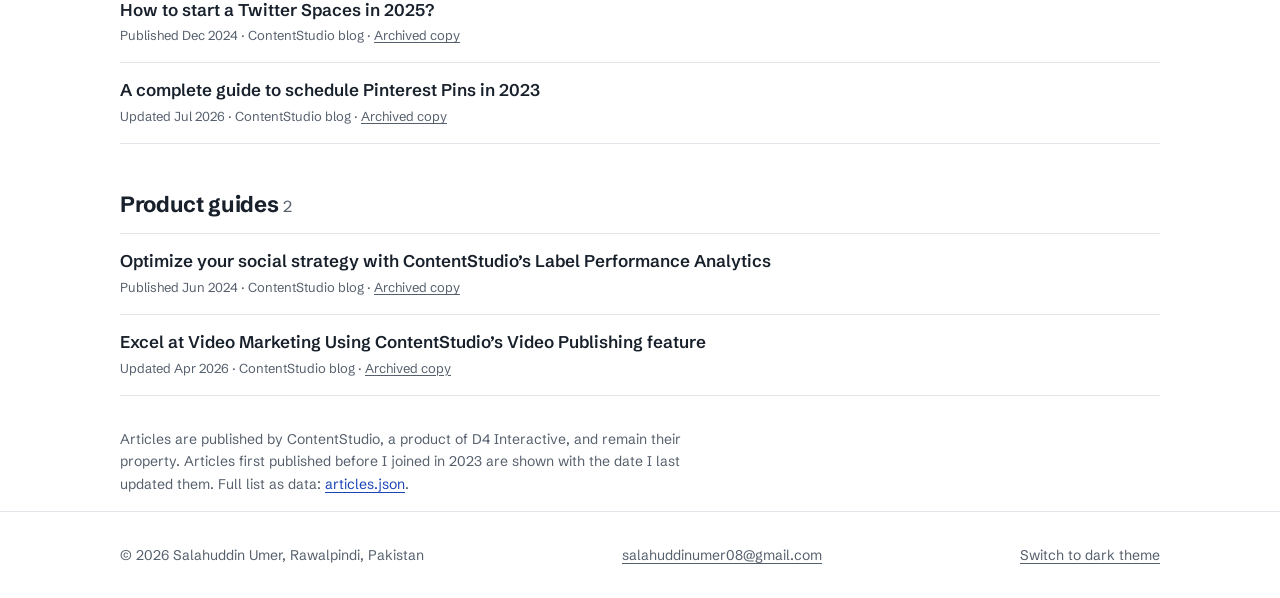
<file: writing.html>
<!doctype html>
<html lang="en-GB">
<head>
<meta charset="utf-8">
<meta name="viewport" content="width=device-width, initial-scale=1">
<title>Writing: 33 Articles on SEO and Social Media | Salahuddin Umer</title>
<meta name="description" content="33 articles by Salahuddin Umer on SEO, content marketing, social media tools and strategy, published on the ContentStudio blog.">
<link rel="canonical" href="https://salahuddinumer08.github.io/salahuddin-portfolio/writing.html">
<meta name="author" content="Salahuddin Umer">
<meta property="og:type" content="website">
<meta property="og:site_name" content="Salahuddin Umer">
<meta property="og:title" content="Writing by Salahuddin Umer">
<meta property="og:description" content="33 articles on SEO, content marketing and social media, published on the ContentStudio blog.">
<meta property="og:url" content="https://salahuddinumer08.github.io/salahuddin-portfolio/writing.html">
<meta property="og:image" content="https://salahuddinumer08.github.io/salahuddin-portfolio/assets/img/og.png">
<meta name="twitter:card" content="summary_large_image">
<link rel="icon" href="favicon.svg" type="image/svg+xml">
<link rel="preload" href="assets/fonts/SchibstedGrotesk-latin.woff2" as="font" type="font/woff2" crossorigin>
<link rel="stylesheet" href="assets/css/fonts.css">
<link rel="stylesheet" href="assets/css/site.css">
<script>try{var t=localStorage.getItem("theme");if(t)document.documentElement.setAttribute("data-theme",t)}catch(e){}</script>
<script type="application/ld+json">
[
 {
  "@context": "https://schema.org",
  "@type": "CollectionPage",
  "name": "Writing by Salahuddin Umer",
  "url": "https://salahuddinumer08.github.io/salahuddin-portfolio/writing.html",
  "inLanguage": "en-GB",
  "author": {
   "@type": "Person",
   "@id": "https://salahuddinumer08.github.io/salahuddin-portfolio/#person",
   "name": "Salahuddin Umer"
  },
  "mainEntity": {
   "@type": "ItemList",
   "numberOfItems": 33,
   "itemListElement": [
    {
     "@type": "ListItem",
     "position": 1,
     "item": {
      "@type": "BlogPosting",
      "headline": "SaaS SEO: A complete advanced growth strategy guide for 2026",
      "url": "https://contentstudio.io/blog/saas-seo",
      "datePublished": "2026-01-27",
      "dateModified": "2026-07-14",
      "author": {
       "@type": "Person",
       "@id": "https://salahuddinumer08.github.io/salahuddin-portfolio/#person",
       "name": "Salahuddin Umer"
      },
      "publisher": {
       "@type": "Organization",
       "name": "ContentStudio"
      }
     }
    },
    {
     "@type": "ListItem",
     "position": 2,
     "item": {
      "@type": "BlogPosting",
      "headline": "Evergreen content: How to create Long-lasting traffic for your website",
      "url": "https://contentstudio.io/blog/evergreen-content",
      "datePublished": "2026-01-29",
      "dateModified": "2026-04-08",
      "author": {
       "@type": "Person",
       "@id": "https://salahuddinumer08.github.io/salahuddin-portfolio/#person",
       "name": "Salahuddin Umer"
      },
      "publisher": {
       "@type": "Organization",
       "name": "ContentStudio"
      }
     }
    },
    {
     "@type": "ListItem",
     "position": 3,
     "item": {
      "@type": "BlogPosting",
      "headline": "Content Marketing Ideas: How Top Teams Execute Campaigns",
      "url": "https://contentstudio.io/blog/content-marketing-ideas",
      "datePublished": "2026-01-27",
      "dateModified": "2026-07-09",
      "author": {
       "@type": "Person",
       "@id": "https://salahuddinumer08.github.io/salahuddin-portfolio/#person",
       "name": "Salahuddin Umer"
      },
      "publisher": {
       "@type": "Organization",
       "name": "ContentStudio"
      }
     }
    },
    {
     "@type": "ListItem",
     "position": 4,
     "item": {
      "@type": "BlogPosting",
      "headline": "How to Drive 4x Traffic to Your Blog With Contentstudio’s Evergreen Automation",
      "url": "https://contentstudio.io/blog/drive-traffic-to-your-blog-with-evergreen-automation",
      "datePublished": "2022-04-27",
      "dateModified": "2026-06-08",
      "author": {
       "@type": "Person",
       "@id": "https://salahuddinumer08.github.io/salahuddin-portfolio/#person",
       "name": "Salahuddin Umer"
      },
      "publisher": {
       "@type": "Organization",
       "name": "ContentStudio"
      }
     }
    },
    {
     "@type": "ListItem",
     "position": 5,
     "item": {
      "@type": "BlogPosting",
      "headline": "20 best social media management tools to plan, schedule, and grow in 2026",
      "url": "https://contentstudio.io/blog/social-media-management-tools",
      "datePublished": "2026-07-16",
      "dateModified": "2026-10-30",
      "author": {
       "@type": "Person",
       "@id": "https://salahuddinumer08.github.io/salahuddin-portfolio/#person",
       "name": "Salahuddin Umer"
      },
      "publisher": {
       "@type": "Organization",
       "name": "ContentStudio"
      }
     }
    },
    {
     "@type": "ListItem",
     "position": 6,
     "item": {
      "@type": "BlogPosting",
      "headline": "14 best social media scheduling tools for 2026",
      "url": "https://contentstudio.io/blog/social-media-scheduling-tools",
      "datePublished": "2026-01-28",
      "dateModified": "2026-10-28",
      "author": {
       "@type": "Person",
       "@id": "https://salahuddinumer08.github.io/salahuddin-portfolio/#person",
       "name": "Salahuddin Umer"
      },
      "publisher": {
       "@type": "Organization",
       "name": "ContentStudio"
      }
     }
    },
    {
     "@type": "ListItem",
     "position": 7,
     "item": {
      "@type": "BlogPosting",
      "headline": "Top 13 Kontentino alternatives for agencies and brands in 2026",
      "url": "https://contentstudio.io/blog/kontentino-alternatives",
      "datePublished": "2024-12-09",
      "dateModified": "2026-10-28",
      "author": {
       "@type": "Person",
       "@id": "https://salahuddinumer08.github.io/salahuddin-portfolio/#person",
       "name": "Salahuddin Umer"
      },
      "publisher": {
       "@type": "Organization",
       "name": "ContentStudio"
      }
     }
    },
    {
     "@type": "ListItem",
     "position": 8,
     "item": {
      "@type": "BlogPosting",
      "headline": "Hootsuite vs Sendible: Which is the best choice?",
      "url": "https://contentstudio.io/blog/hootsuite-vs-sendible",
      "datePublished": "2025-03-21",
      "dateModified": "2026-05-22",
      "author": {
       "@type": "Person",
       "@id": "https://salahuddinumer08.github.io/salahuddin-portfolio/#person",
       "name": "Salahuddin Umer"
      },
      "publisher": {
       "@type": "Organization",
       "name": "ContentStudio"
      }
     }
    },
    {
     "@type": "ListItem",
     "position": 9,
     "item": {
      "@type": "BlogPosting",
      "headline": "Top 12 TikTok analytics tools for marketers",
      "url": "https://contentstudio.io/blog/tiktok-analytics-tools",
      "datePublished": "2025-02-07",
      "dateModified": "2026-10-14",
      "author": {
       "@type": "Person",
       "@id": "https://salahuddinumer08.github.io/salahuddin-portfolio/#person",
       "name": "Salahuddin Umer"
      },
      "publisher": {
       "@type": "Organization",
       "name": "ContentStudio"
      }
     }
    },
    {
     "@type": "ListItem",
     "position": 10,
     "item": {
      "@type": "BlogPosting",
      "headline": "Best URL shorteners to simplify your links in 2025",
      "url": "https://contentstudio.io/blog/best-url-shorteners",
      "datePublished": "2024-12-13",
      "dateModified": "2026-10-08",
      "author": {
       "@type": "Person",
       "@id": "https://salahuddinumer08.github.io/salahuddin-portfolio/#person",
       "name": "Salahuddin Umer"
      },
      "publisher": {
       "@type": "Organization",
       "name": "ContentStudio"
      }
     }
    },
    {
     "@type": "ListItem",
     "position": 11,
     "item": {
      "@type": "BlogPosting",
      "headline": "20+ best Productivity tools for 2025 – Tested & ranked for teams, creators & AI fans",
      "url": "https://contentstudio.io/blog/productivity-tools",
      "datePublished": "2025-09-29",
      "dateModified": "2026-07-08",
      "author": {
       "@type": "Person",
       "@id": "https://salahuddinumer08.github.io/salahuddin-portfolio/#person",
       "name": "Salahuddin Umer"
      },
      "publisher": {
       "@type": "Organization",
       "name": "ContentStudio"
      }
     }
    },
    {
     "@type": "ListItem",
     "position": 12,
     "item": {
      "@type": "BlogPosting",
      "headline": "Social media management costs in 2026: A pricing guide for businesses",
      "url": "https://contentstudio.io/blog/social-media-management-cost",
      "datePublished": "2026-03-05",
      "dateModified": "2026-07-21",
      "author": {
       "@type": "Person",
       "@id": "https://salahuddinumer08.github.io/salahuddin-portfolio/#person",
       "name": "Salahuddin Umer"
      },
      "publisher": {
       "@type": "Organization",
       "name": "ContentStudio"
      }
     }
    },
    {
     "@type": "ListItem",
     "position": 13,
     "item": {
      "@type": "BlogPosting",
      "headline": "Social media marketing packages explained: Services, pricing & ROI",
      "url": "https://contentstudio.io/blog/social-media-marketing-packages",
      "datePublished": "2026-01-22",
      "dateModified": "2026-07-14",
      "author": {
       "@type": "Person",
       "@id": "https://salahuddinumer08.github.io/salahuddin-portfolio/#person",
       "name": "Salahuddin Umer"
      },
      "publisher": {
       "@type": "Organization",
       "name": "ContentStudio"
      }
     }
    },
    {
     "@type": "ListItem",
     "position": 14,
     "item": {
      "@type": "BlogPosting",
      "headline": "Reach vs impressions: What’s the difference & which metric should you track?",
      "url": "https://contentstudio.io/blog/reach-vs-impressions",
      "datePublished": "2026-02-02",
      "dateModified": "2026-10-12",
      "author": {
       "@type": "Person",
       "@id": "https://salahuddinumer08.github.io/salahuddin-portfolio/#person",
       "name": "Salahuddin Umer"
      },
      "publisher": {
       "@type": "Organization",
       "name": "ContentStudio"
      }
     }
    },
    {
     "@type": "ListItem",
     "position": 15,
     "item": {
      "@type": "BlogPosting",
      "headline": "Social media algorithms 2025: Easy tips to grow your reach",
      "url": "https://contentstudio.io/blog/social-media-algorithm",
      "datePublished": "2025-05-15",
      "dateModified": "2026-07-13",
      "author": {
       "@type": "Person",
       "@id": "https://salahuddinumer08.github.io/salahuddin-portfolio/#person",
       "name": "Salahuddin Umer"
      },
      "publisher": {
       "@type": "Organization",
       "name": "ContentStudio"
      }
     }
    },
    {
     "@type": "ListItem",
     "position": 16,
     "item": {
      "@type": "BlogPosting",
      "headline": "How to build a winning video marketing strategy in 2026",
      "url": "https://contentstudio.io/blog/video-marketing-strategy",
      "datePublished": "2026-02-02",
      "dateModified": "2026-10-08",
      "author": {
       "@type": "Person",
       "@id": "https://salahuddinumer08.github.io/salahuddin-portfolio/#person",
       "name": "Salahuddin Umer"
      },
      "publisher": {
       "@type": "Organization",
       "name": "ContentStudio"
      }
     }
    },
    {
     "@type": "ListItem",
     "position": 17,
     "item": {
      "@type": "BlogPosting",
      "headline": "TikTok Influencer Marketing Strategy: A Step-by-Step Guide",
      "url": "https://contentstudio.io/blog/tiktok-influencer-marketing",
      "datePublished": "2026-01-26",
      "dateModified": "2026-02-10",
      "author": {
       "@type": "Person",
       "@id": "https://salahuddinumer08.github.io/salahuddin-portfolio/#person",
       "name": "Salahuddin Umer"
      },
      "publisher": {
       "@type": "Organization",
       "name": "ContentStudio"
      }
     }
    },
    {
     "@type": "ListItem",
     "position": 18,
     "item": {
      "@type": "BlogPosting",
      "headline": "How to get more views on TikTok: 20 proven strategies for 2026",
      "url": "https://contentstudio.io/blog/how-to-get-more-views-on-tiktok",
      "datePublished": "2026-01-29",
      "dateModified": "2026-07-13",
      "author": {
       "@type": "Person",
       "@id": "https://salahuddinumer08.github.io/salahuddin-portfolio/#person",
       "name": "Salahuddin Umer"
      },
      "publisher": {
       "@type": "Organization",
       "name": "ContentStudio"
      }
     }
    },
    {
     "@type": "ListItem",
     "position": 19,
     "item": {
      "@type": "BlogPosting",
      "headline": "Best time to post on Instagram in 2026",
      "url": "https://contentstudio.io/blog/best-time-to-post-on-instagram",
      "datePublished": "2025-07-10",
      "dateModified": "2026-07-24",
      "author": {
       "@type": "Person",
       "@id": "https://salahuddinumer08.github.io/salahuddin-portfolio/#person",
       "name": "Salahuddin Umer"
      },
      "publisher": {
       "@type": "Organization",
       "name": "ContentStudio"
      }
     }
    },
    {
     "@type": "ListItem",
     "position": 20,
     "item": {
      "@type": "BlogPosting",
      "headline": "Instagram story ideas that drive engagement in 2026",
      "url": "https://contentstudio.io/blog/instagram-story-ideas",
      "datePublished": "2025-09-12",
      "dateModified": "2026-07-27",
      "author": {
       "@type": "Person",
       "@id": "https://salahuddinumer08.github.io/salahuddin-portfolio/#person",
       "name": "Salahuddin Umer"
      },
      "publisher": {
       "@type": "Organization",
       "name": "ContentStudio"
      }
     }
    },
    {
     "@type": "ListItem",
     "position": 21,
     "item": {
      "@type": "BlogPosting",
      "headline": "The ultimate guide to Pinterest Trends to drive traffic",
      "url": "https://contentstudio.io/blog/pinterest-trends",
      "datePublished": "2025-04-11",
      "dateModified": "2026-10-12",
      "author": {
       "@type": "Person",
       "@id": "https://salahuddinumer08.github.io/salahuddin-portfolio/#person",
       "name": "Salahuddin Umer"
      },
      "publisher": {
       "@type": "Organization",
       "name": "ContentStudio"
      }
     }
    },
    {
     "@type": "ListItem",
     "position": 22,
     "item": {
      "@type": "BlogPosting",
      "headline": "How to Boost Sales During the Holiday Season Using Social Media?",
      "url": "https://contentstudio.io/blog/holiday-season-sales",
      "datePublished": "2023-12-20",
      "dateModified": "2026-03-30",
      "author": {
       "@type": "Person",
       "@id": "https://salahuddinumer08.github.io/salahuddin-portfolio/#person",
       "name": "Salahuddin Umer"
      },
      "publisher": {
       "@type": "Organization",
       "name": "ContentStudio"
      }
     }
    },
    {
     "@type": "ListItem",
     "position": 23,
     "item": {
      "@type": "BlogPosting",
      "headline": "AI customer experience: 10 effective ways to improve CX in 2026",
      "url": "https://contentstudio.io/blog/ai-customer-experience",
      "datePublished": "2026-02-03",
      "dateModified": "2026-07-21",
      "author": {
       "@type": "Person",
       "@id": "https://salahuddinumer08.github.io/salahuddin-portfolio/#person",
       "name": "Salahuddin Umer"
      },
      "publisher": {
       "@type": "Organization",
       "name": "ContentStudio"
      }
     }
    },
    {
     "@type": "ListItem",
     "position": 24,
     "item": {
      "@type": "BlogPosting",
      "headline": "How to Use AI Content Generators to Accelerate Social Media Content",
      "url": "https://contentstudio.io/blog/ai-content-generator",
      "datePublished": "2026-01-26",
      "dateModified": "2026-07-14",
      "author": {
       "@type": "Person",
       "@id": "https://salahuddinumer08.github.io/salahuddin-portfolio/#person",
       "name": "Salahuddin Umer"
      },
      "publisher": {
       "@type": "Organization",
       "name": "ContentStudio"
      }
     }
    },
    {
     "@type": "ListItem",
     "position": 25,
     "item": {
      "@type": "BlogPosting",
      "headline": "How to create brand-aligned content using ContentStudio’s AI writing assistant",
      "url": "https://contentstudio.io/blog/ai-writing-assistant",
      "datePublished": "2026-03-26",
      "dateModified": "2026-10-01",
      "author": {
       "@type": "Person",
       "@id": "https://salahuddinumer08.github.io/salahuddin-portfolio/#person",
       "name": "Salahuddin Umer"
      },
      "publisher": {
       "@type": "Organization",
       "name": "ContentStudio"
      }
     }
    },
    {
     "@type": "ListItem",
     "position": 26,
     "item": {
      "@type": "BlogPosting",
      "headline": "How to post a video on Facebook in 2026: Step-by-step guide",
      "url": "https://contentstudio.io/blog/how-to-post-a-video-on-facebook",
      "datePublished": "2026-02-03",
      "dateModified": "2026-02-03",
      "author": {
       "@type": "Person",
       "@id": "https://salahuddinumer08.github.io/salahuddin-portfolio/#person",
       "name": "Salahuddin Umer"
      },
      "publisher": {
       "@type": "Organization",
       "name": "ContentStudio"
      }
     }
    },
    {
     "@type": "ListItem",
     "position": 27,
     "item": {
      "@type": "BlogPosting",
      "headline": "How to turn off active status on Instagram in 2026 (Step-by-step guide)",
      "url": "https://contentstudio.io/blog/how-to-turn-off-active-status-on-instagram",
      "datePublished": "2026-02-02",
      "dateModified": "2026-07-22",
      "author": {
       "@type": "Person",
       "@id": "https://salahuddinumer08.github.io/salahuddin-portfolio/#person",
       "name": "Salahuddin Umer"
      },
      "publisher": {
       "@type": "Organization",
       "name": "ContentStudio"
      }
     }
    },
    {
     "@type": "ListItem",
     "position": 28,
     "item": {
      "@type": "BlogPosting",
      "headline": "How to repost on TikTok: A guide for brands & creators",
      "url": "https://contentstudio.io/blog/how-to-repost-on-tiktok",
      "datePublished": "2026-01-03",
      "dateModified": "2026-03-12",
      "author": {
       "@type": "Person",
       "@id": "https://salahuddinumer08.github.io/salahuddin-portfolio/#person",
       "name": "Salahuddin Umer"
      },
      "publisher": {
       "@type": "Organization",
       "name": "ContentStudio"
      }
     }
    },
    {
     "@type": "ListItem",
     "position": 29,
     "item": {
      "@type": "BlogPosting",
      "headline": "How to delete a Pinterest account: The ultimate 2025 guide",
      "url": "https://contentstudio.io/blog/delete-pinterest-account",
      "datePublished": "2025-09-19",
      "dateModified": "2026-03-30",
      "author": {
       "@type": "Person",
       "@id": "https://salahuddinumer08.github.io/salahuddin-portfolio/#person",
       "name": "Salahuddin Umer"
      },
      "publisher": {
       "@type": "Organization",
       "name": "ContentStudio"
      }
     }
    },
    {
     "@type": "ListItem",
     "position": 30,
     "item": {
      "@type": "BlogPosting",
      "headline": "How to start a Twitter Spaces in 2025?",
      "url": "https://contentstudio.io/blog/start-a-twitter-spaces",
      "datePublished": "2024-12-30",
      "dateModified": "2026-07-14",
      "author": {
       "@type": "Person",
       "@id": "https://salahuddinumer08.github.io/salahuddin-portfolio/#person",
       "name": "Salahuddin Umer"
      },
      "publisher": {
       "@type": "Organization",
       "name": "ContentStudio"
      }
     }
    },
    {
     "@type": "ListItem",
     "position": 31,
     "item": {
      "@type": "BlogPosting",
      "headline": "A complete guide to schedule Pinterest Pins in 2023",
      "url": "https://contentstudio.io/blog/schedule-pinterest-pins",
      "datePublished": "2022-09-20",
      "dateModified": "2026-07-14",
      "author": {
       "@type": "Person",
       "@id": "https://salahuddinumer08.github.io/salahuddin-portfolio/#person",
       "name": "Salahuddin Umer"
      },
      "publisher": {
       "@type": "Organization",
       "name": "ContentStudio"
      }
     }
    },
    {
     "@type": "ListItem",
     "position": 32,
     "item": {
      "@type": "BlogPosting",
      "headline": "Optimize your social strategy with ContentStudio’s Label Performance Analytics",
      "url": "https://contentstudio.io/blog/label-campaign-performance-analytics",
      "datePublished": "2024-06-05",
      "dateModified": "2026-03-16",
      "author": {
       "@type": "Person",
       "@id": "https://salahuddinumer08.github.io/salahuddin-portfolio/#person",
       "name": "Salahuddin Umer"
      },
      "publisher": {
       "@type": "Organization",
       "name": "ContentStudio"
      }
     }
    },
    {
     "@type": "ListItem",
     "position": 33,
     "item": {
      "@type": "BlogPosting",
      "headline": "Excel at Video Marketing Using ContentStudio’s Video Publishing feature",
      "url": "https://contentstudio.io/blog/video-marketing-using-contentstudio",
      "datePublished": "2019-04-05",
      "dateModified": "2026-04-23",
      "author": {
       "@type": "Person",
       "@id": "https://salahuddinumer08.github.io/salahuddin-portfolio/#person",
       "name": "Salahuddin Umer"
      },
      "publisher": {
       "@type": "Organization",
       "name": "ContentStudio"
      }
     }
    }
   ]
  }
 },
 {
  "@context": "https://schema.org",
  "@type": "BreadcrumbList",
  "itemListElement": [
   {
    "@type": "ListItem",
    "position": 1,
    "name": "Home",
    "item": "https://salahuddinumer08.github.io/salahuddin-portfolio/"
   },
   {
    "@type": "ListItem",
    "position": 2,
    "name": "Writing",
    "item": "https://salahuddinumer08.github.io/salahuddin-portfolio/writing.html"
   }
  ]
 }
]
</script>
</head>
<body>
<a class="skip" href="#main">Skip to content</a>
<header class="site-header">
  <div class="wrap">
    <a class="brand" href="./">Salahuddin Umer</a>
    <button class="nav-toggle" type="button" aria-expanded="false" aria-controls="site-nav">Menu</button>
    <nav id="site-nav" class="nav" aria-label="Main">
      <a href="./#work">Work</a>
      <a href="writing.html" aria-current="page">Writing</a>
      <a href="./#about">About</a>
      <a href="./#experience">Experience</a>
      <a href="./#contact">Contact</a>
      <a class="btn" href="assets/Salahuddin-Umer-SEO-Resume.pdf">Resume (PDF)</a>
    </nav>
  </div>
</header>
<main id="main">
<div class="wrap">
  <nav class="crumbs" aria-label="Breadcrumb"><ol><li><a href="./">Home</a></li><li aria-current="page">Writing</li></ol></nav>
  <div class="case-head">
    <h1>Writing</h1>
    <p class="lede">33 articles I've written or updated for the ContentStudio blog, on SEO, content marketing, social media tools and strategy. Each links to the live article and to an archived copy on the Internet Archive.</p>
  </div>
  <nav class="w-jump" aria-label="Topics"><ul><li><a href="#seo-content-marketing">SEO and content marketing</a></li><li><a href="#tool-comparisons-buyer-guides">Tool comparisons and buyer guides</a></li><li><a href="#social-media-strategy">Social media strategy</a></li><li><a href="#ai-customer-experience">AI and customer experience</a></li><li><a href="#platform-how-to-guides">Platform how-to guides</a></li><li><a href="#product-guides">Product guides</a></li></ul></nav>
  <section class="w-group" aria-labelledby="seo-content-marketing"><h2 id="seo-content-marketing">SEO and content marketing <span class="count">4</span></h2>
<ul class="writing"><li><a class="w-title" href="https://contentstudio.io/blog/evergreen-content" rel="noopener">Evergreen content: How to create Long-lasting traffic for your website</a><span class="w-meta"><time datetime="2026-01-29">Published Jan 2026</time> · ContentStudio blog · <a href="https://web.archive.org/web/20260609180620/https://contentstudio.io/blog/evergreen-content" rel="noopener">Archived copy</a></span></li><li><a class="w-title" href="https://contentstudio.io/blog/saas-seo" rel="noopener">SaaS SEO: A complete advanced growth strategy guide for 2026</a><span class="w-meta"><time datetime="2026-01-27">Published Jan 2026</time> · ContentStudio blog · <a href="https://web.archive.org/web/20261011134719/https://contentstudio.io/blog/saas-seo" rel="noopener">Archived copy</a></span></li><li><a class="w-title" href="https://contentstudio.io/blog/content-marketing-ideas" rel="noopener">Content Marketing Ideas: How Top Teams Execute Campaigns</a><span class="w-meta"><time datetime="2026-01-27">Published Jan 2026</time> · ContentStudio blog · <a href="https://web.archive.org/web/20260714061733/https://contentstudio.io/blog/content-marketing-ideas" rel="noopener">Archived copy</a></span></li><li><a class="w-title" href="https://contentstudio.io/blog/drive-traffic-to-your-blog-with-evergreen-automation" rel="noopener">How to Drive 4x Traffic to Your Blog With Contentstudio’s Evergreen Automation</a><span class="w-meta"><time datetime="2026-06-08">Updated Jun 2026</time> · ContentStudio blog · <a href="https://web.archive.org/web/20260415073445/https://contentstudio.io/blog/drive-traffic-to-your-blog-with-evergreen-automation" rel="noopener">Archived copy</a></span></li></ul></section><section class="w-group" aria-labelledby="tool-comparisons-buyer-guides"><h2 id="tool-comparisons-buyer-guides">Tool comparisons and buyer guides <span class="count">9</span></h2>
<ul class="writing"><li><a class="w-title" href="https://contentstudio.io/blog/social-media-management-tools" rel="noopener">20 best social media management tools to plan, schedule, and grow in 2026</a><span class="w-meta"><time datetime="2026-07-16">Published Jul 2026</time> · ContentStudio blog · <a href="https://web.archive.org/web/20261013233006/https://contentstudio.io/blog/social-media-management-tools" rel="noopener">Archived copy</a></span></li><li><a class="w-title" href="https://contentstudio.io/blog/social-media-management-cost" rel="noopener">Social media management costs in 2026: A pricing guide for businesses</a><span class="w-meta"><time datetime="2026-03-05">Published Mar 2026</time> · ContentStudio blog · <a href="https://web.archive.org/web/20260701044219/https://contentstudio.io/blog/social-media-management-cost" rel="noopener">Archived copy</a></span></li><li><a class="w-title" href="https://contentstudio.io/blog/social-media-scheduling-tools" rel="noopener">14 best social media scheduling tools for 2026</a><span class="w-meta"><time datetime="2026-01-28">Published Jan 2026</time> · ContentStudio blog · <a href="https://web.archive.org/web/20260919171856/https://contentstudio.io/blog/social-media-scheduling-tools" rel="noopener">Archived copy</a></span></li><li><a class="w-title" href="https://contentstudio.io/blog/social-media-marketing-packages" rel="noopener">Social media marketing packages explained: Services, pricing &amp; ROI</a><span class="w-meta"><time datetime="2026-01-22">Published Jan 2026</time> · ContentStudio blog · <a href="https://web.archive.org/web/20260520225210/https://contentstudio.io/blog/social-media-marketing-packages" rel="noopener">Archived copy</a></span></li><li><a class="w-title" href="https://contentstudio.io/blog/productivity-tools" rel="noopener">20+ best Productivity tools for 2025 – Tested &amp; ranked for teams, creators &amp; AI fans</a><span class="w-meta"><time datetime="2025-09-29">Published Sep 2025</time> · ContentStudio blog · <a href="https://web.archive.org/web/20260714063828/https://contentstudio.io/blog/productivity-tools" rel="noopener">Archived copy</a></span></li><li><a class="w-title" href="https://contentstudio.io/blog/hootsuite-vs-sendible" rel="noopener">Hootsuite vs Sendible: Which is the best choice?</a><span class="w-meta"><time datetime="2025-03-21">Published Mar 2025</time> · ContentStudio blog · <a href="https://web.archive.org/web/20260415073511/https://contentstudio.io/blog/hootsuite-vs-sendible" rel="noopener">Archived copy</a></span></li><li><a class="w-title" href="https://contentstudio.io/blog/tiktok-analytics-tools" rel="noopener">Top 12 TikTok analytics tools for marketers</a><span class="w-meta"><time datetime="2025-02-07">Published Feb 2025</time> · ContentStudio blog · <a href="https://web.archive.org/web/20260608141457/https://contentstudio.io/blog/tiktok-analytics-tools" rel="noopener">Archived copy</a></span></li><li><a class="w-title" href="https://contentstudio.io/blog/best-url-shorteners" rel="noopener">Best URL shorteners to simplify your links in 2025</a><span class="w-meta"><time datetime="2024-12-13">Published Dec 2024</time> · ContentStudio blog · <a href="https://web.archive.org/web/20260714071931/https://contentstudio.io/blog/best-url-shorteners" rel="noopener">Archived copy</a></span></li><li><a class="w-title" href="https://contentstudio.io/blog/kontentino-alternatives" rel="noopener">Top 13 Kontentino alternatives for agencies and brands in 2026</a><span class="w-meta"><time datetime="2024-12-09">Published Dec 2024</time> · ContentStudio blog · <a href="https://web.archive.org/web/20260416171546/https://contentstudio.io/blog/kontentino-alternatives" rel="noopener">Archived copy</a></span></li></ul></section><section class="w-group" aria-labelledby="social-media-strategy"><h2 id="social-media-strategy">Social media strategy <span class="count">9</span></h2>
<ul class="writing"><li><a class="w-title" href="https://contentstudio.io/blog/reach-vs-impressions" rel="noopener">Reach vs impressions: What’s the difference &amp; which metric should you track?</a><span class="w-meta"><time datetime="2026-02-02">Published Feb 2026</time> · ContentStudio blog · <a href="https://web.archive.org/web/20260307083828/https://contentstudio.io/blog/reach-vs-impressions" rel="noopener">Archived copy</a></span></li><li><a class="w-title" href="https://contentstudio.io/blog/video-marketing-strategy" rel="noopener">How to build a winning video marketing strategy in 2026</a><span class="w-meta"><time datetime="2026-02-02">Published Feb 2026</time> · ContentStudio blog · <a href="https://web.archive.org/web/20260714072207/https://contentstudio.io/blog/video-marketing-strategy" rel="noopener">Archived copy</a></span></li><li><a class="w-title" href="https://contentstudio.io/blog/how-to-get-more-views-on-tiktok" rel="noopener">How to get more views on TikTok: 20 proven strategies for 2026</a><span class="w-meta"><time datetime="2026-01-29">Published Jan 2026</time> · ContentStudio blog · <a href="https://web.archive.org/web/20260416170126/https://contentstudio.io/blog/how-to-get-more-views-on-tiktok" rel="noopener">Archived copy</a></span></li><li><a class="w-title" href="https://contentstudio.io/blog/tiktok-influencer-marketing" rel="noopener">TikTok Influencer Marketing Strategy: A Step-by-Step Guide</a><span class="w-meta"><time datetime="2026-01-26">Published Jan 2026</time> · ContentStudio blog · <a href="https://web.archive.org/web/20260714073754/https://contentstudio.io/blog/tiktok-influencer-marketing" rel="noopener">Archived copy</a></span></li><li><a class="w-title" href="https://contentstudio.io/blog/instagram-story-ideas" rel="noopener">Instagram story ideas that drive engagement in 2026</a><span class="w-meta"><time datetime="2025-09-12">Published Sep 2025</time> · ContentStudio blog · <a href="https://web.archive.org/web/20260512003649/https://contentstudio.io/blog/instagram-story-ideas" rel="noopener">Archived copy</a></span></li><li><a class="w-title" href="https://contentstudio.io/blog/best-time-to-post-on-instagram" rel="noopener">Best time to post on Instagram in 2026</a><span class="w-meta"><time datetime="2025-07-10">Published Jul 2025</time> · ContentStudio blog · <a href="https://web.archive.org/web/20260514222821/https://contentstudio.io/blog/best-time-to-post-on-instagram" rel="noopener">Archived copy</a></span></li><li><a class="w-title" href="https://contentstudio.io/blog/social-media-algorithm" rel="noopener">Social media algorithms 2025: Easy tips to grow your reach</a><span class="w-meta"><time datetime="2025-05-15">Published May 2025</time> · ContentStudio blog · <a href="https://web.archive.org/web/20260411085446/https://contentstudio.io/blog/social-media-algorithm" rel="noopener">Archived copy</a></span></li><li><a class="w-title" href="https://contentstudio.io/blog/pinterest-trends" rel="noopener">The ultimate guide to Pinterest Trends to drive traffic</a><span class="w-meta"><time datetime="2025-04-11">Published Apr 2025</time> · ContentStudio blog · <a href="https://web.archive.org/web/20260415222924/https://contentstudio.io/blog/pinterest-trends" rel="noopener">Archived copy</a></span></li><li><a class="w-title" href="https://contentstudio.io/blog/holiday-season-sales" rel="noopener">How to Boost Sales During the Holiday Season Using Social Media?</a><span class="w-meta"><time datetime="2023-12-20">Published Dec 2023</time> · ContentStudio blog · <a href="https://web.archive.org/web/20260215083734/https://contentstudio.io/blog/holiday-season-sales" rel="noopener">Archived copy</a></span></li></ul></section><section class="w-group" aria-labelledby="ai-customer-experience"><h2 id="ai-customer-experience">AI and customer experience <span class="count">3</span></h2>
<ul class="writing"><li><a class="w-title" href="https://contentstudio.io/blog/ai-writing-assistant" rel="noopener">How to create brand-aligned content using ContentStudio’s AI writing assistant</a><span class="w-meta"><time datetime="2026-03-26">Published Mar 2026</time> · ContentStudio blog · <a href="https://web.archive.org/web/20260521045512/https://contentstudio.io/blog/ai-writing-assistant" rel="noopener">Archived copy</a></span></li><li><a class="w-title" href="https://contentstudio.io/blog/ai-customer-experience" rel="noopener">AI customer experience: 10 effective ways to improve CX in 2026</a><span class="w-meta"><time datetime="2026-02-03">Published Feb 2026</time> · ContentStudio blog · <a href="https://web.archive.org/web/20260521051959/https://contentstudio.io/blog/ai-customer-experience" rel="noopener">Archived copy</a></span></li><li><a class="w-title" href="https://contentstudio.io/blog/ai-content-generator" rel="noopener">How to Use AI Content Generators to Accelerate Social Media Content</a><span class="w-meta"><time datetime="2026-01-26">Published Jan 2026</time> · ContentStudio blog · <a href="https://web.archive.org/web/20260511234635/https://contentstudio.io/blog/ai-content-generator" rel="noopener">Archived copy</a></span></li></ul></section><section class="w-group" aria-labelledby="platform-how-to-guides"><h2 id="platform-how-to-guides">Platform how-to guides <span class="count">6</span></h2>
<ul class="writing"><li><a class="w-title" href="https://contentstudio.io/blog/how-to-post-a-video-on-facebook" rel="noopener">How to post a video on Facebook in 2026: Step-by-step guide</a><span class="w-meta"><time datetime="2026-02-03">Published Feb 2026</time> · ContentStudio blog · <a href="https://web.archive.org/web/20260701044219/https://contentstudio.io/blog/how-to-post-a-video-on-facebook" rel="noopener">Archived copy</a></span></li><li><a class="w-title" href="https://contentstudio.io/blog/how-to-turn-off-active-status-on-instagram" rel="noopener">How to turn off active status on Instagram in 2026 (Step-by-step guide)</a><span class="w-meta"><time datetime="2026-02-02">Published Feb 2026</time> · ContentStudio blog · <a href="https://web.archive.org/web/20260415225609/https://contentstudio.io/blog/how-to-turn-off-active-status-on-instagram" rel="noopener">Archived copy</a></span></li><li><a class="w-title" href="https://contentstudio.io/blog/how-to-repost-on-tiktok" rel="noopener">How to repost on TikTok: A guide for brands &amp; creators</a><span class="w-meta"><time datetime="2026-01-03">Published Jan 2026</time> · ContentStudio blog · <a href="https://web.archive.org/web/20260115022229/https://contentstudio.io/blog/how-to-repost-on-tiktok" rel="noopener">Archived copy</a></span></li><li><a class="w-title" href="https://contentstudio.io/blog/delete-pinterest-account" rel="noopener">How to delete a Pinterest account: The ultimate 2025 guide</a><span class="w-meta"><time datetime="2025-09-19">Published Sep 2025</time> · ContentStudio blog · <a href="https://web.archive.org/web/20260415064604/https://contentstudio.io/blog/delete-pinterest-account" rel="noopener">Archived copy</a></span></li><li><a class="w-title" href="https://contentstudio.io/blog/start-a-twitter-spaces" rel="noopener">How to start a Twitter Spaces in 2025?</a><span class="w-meta"><time datetime="2024-12-30">Published Dec 2024</time> · ContentStudio blog · <a href="https://web.archive.org/web/20260714070740/https://contentstudio.io/blog/start-a-twitter-spaces" rel="noopener">Archived copy</a></span></li><li><a class="w-title" href="https://contentstudio.io/blog/schedule-pinterest-pins" rel="noopener">A complete guide to schedule Pinterest Pins in 2023</a><span class="w-meta"><time datetime="2026-07-14">Updated Jul 2026</time> · ContentStudio blog · <a href="https://web.archive.org/web/20260609185313/https://contentstudio.io/blog/schedule-pinterest-pins" rel="noopener">Archived copy</a></span></li></ul></section><section class="w-group" aria-labelledby="product-guides"><h2 id="product-guides">Product guides <span class="count">2</span></h2>
<ul class="writing"><li><a class="w-title" href="https://contentstudio.io/blog/label-campaign-performance-analytics" rel="noopener">Optimize your social strategy with ContentStudio’s Label Performance Analytics</a><span class="w-meta"><time datetime="2024-06-05">Published Jun 2024</time> · ContentStudio blog · <a href="https://web.archive.org/web/20260520231336/https://contentstudio.io/blog/label-campaign-performance-analytics" rel="noopener">Archived copy</a></span></li><li><a class="w-title" href="https://contentstudio.io/blog/video-marketing-using-contentstudio" rel="noopener">Excel at Video Marketing Using ContentStudio’s Video Publishing feature</a><span class="w-meta"><time datetime="2026-04-23">Updated Apr 2026</time> · ContentStudio blog · <a href="https://web.archive.org/web/20260415215942/https://contentstudio.io/blog/video-marketing-using-contentstudio" rel="noopener">Archived copy</a></span></li></ul></section>
  <p class="note">Articles are published by ContentStudio, a product of D4 Interactive, and remain their property. Articles first published before I joined in 2023 are shown with the date I last updated them. Full list as data: <a href="assets/data/articles.json">articles.json</a>.</p>
</div>
</main>
<footer class="site-footer">
  <div class="wrap">
    <span>© 2026 Salahuddin Umer, Rawalpindi, Pakistan</span>
    <a href="mailto:salahuddinumer08@gmail.com">salahuddinumer08@gmail.com</a>
    <button class="theme-toggle" type="button" hidden>Switch theme</button>
  </div>
</footer>
<script src="assets/js/site.js" defer></script>
</body>
</html>
</file>
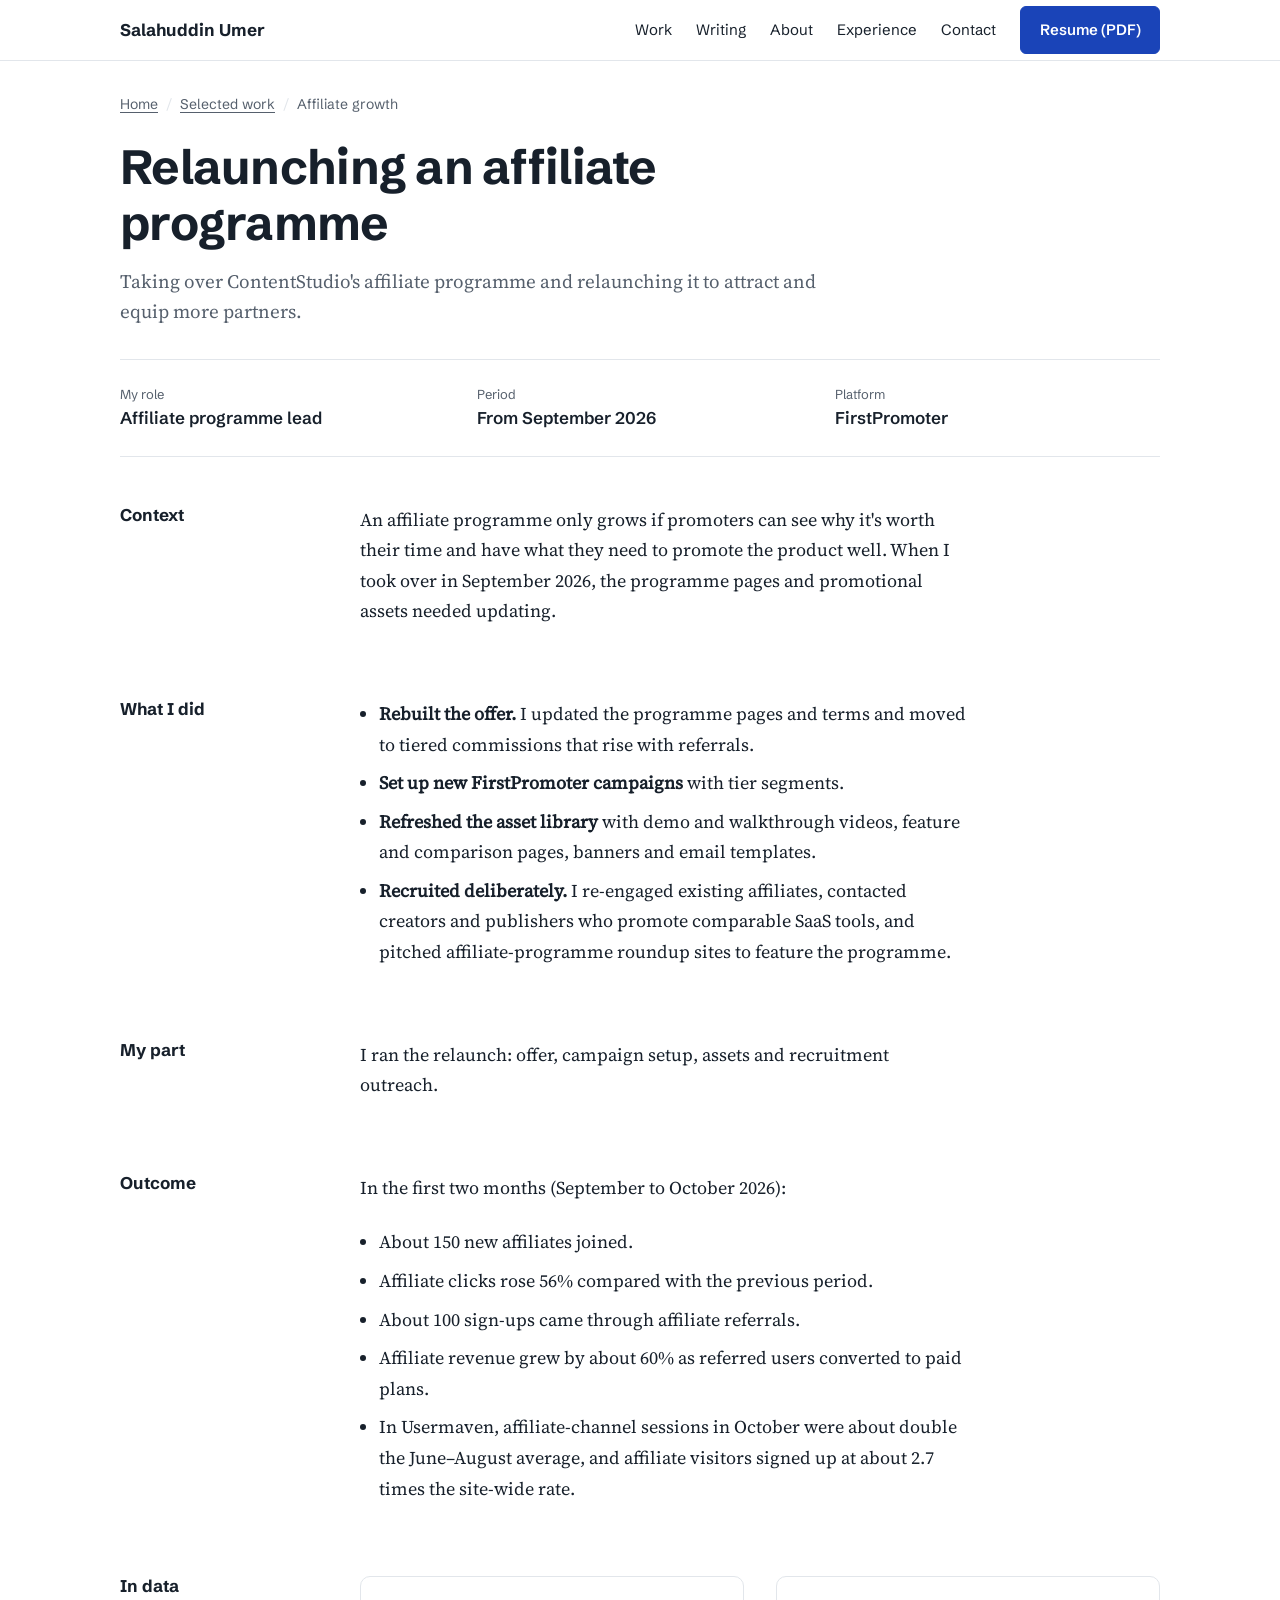
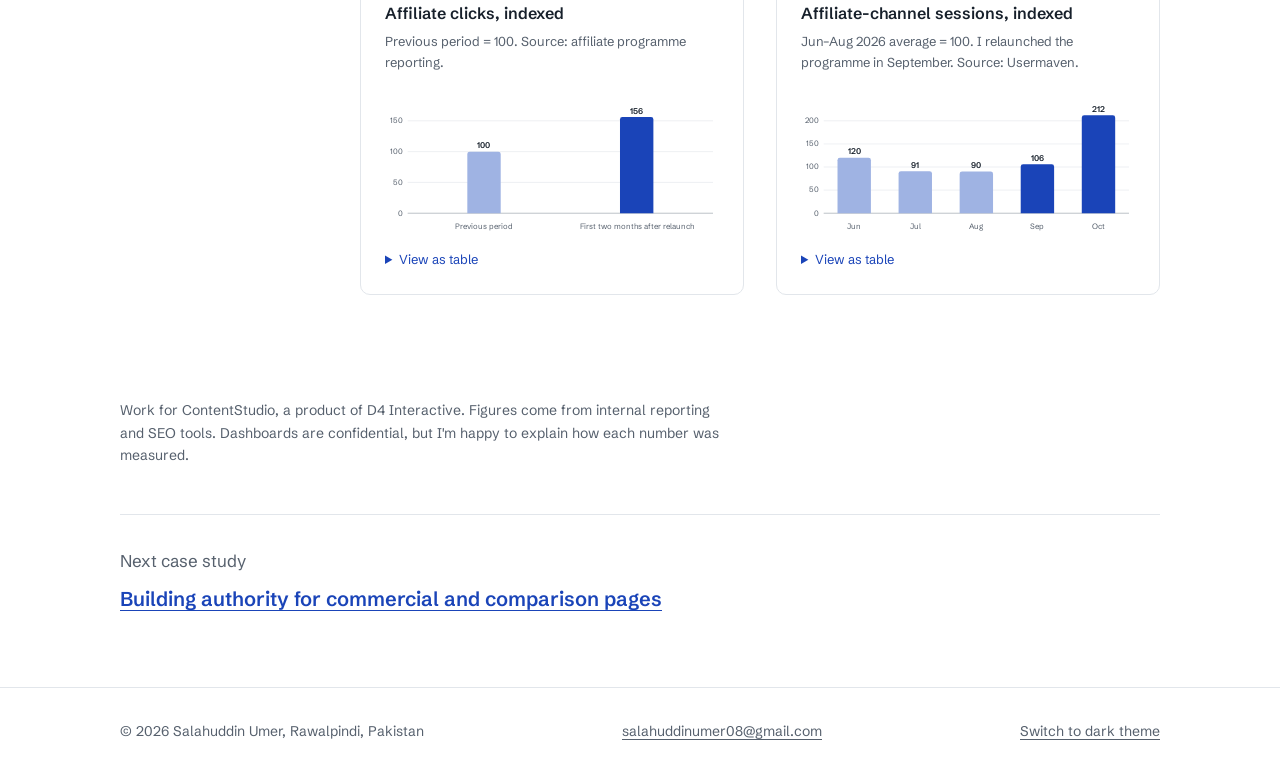
<file: work/affiliate-programme.html>
<!doctype html>
<html lang="en-GB">
<head>
<meta charset="utf-8">
<meta name="viewport" content="width=device-width, initial-scale=1">
<title>Affiliate Programme Relaunch Case Study | Salahuddin Umer</title>
<meta name="description" content="How I relaunched ContentStudio&#x27;s affiliate programme with tiered commissions, new assets and targeted recruitment: about 150 new affiliates.">
<link rel="canonical" href="https://salahuddinumer08.github.io/salahuddin-portfolio/work/affiliate-programme.html">
<meta name="author" content="Salahuddin Umer">
<meta property="og:type" content="article">
<meta property="og:site_name" content="Salahuddin Umer">
<meta property="og:title" content="Relaunching an affiliate programme">
<meta property="og:description" content="How I relaunched ContentStudio&#x27;s affiliate programme with tiered commissions, new assets and targeted recruitment: about 150 new affiliates.">
<meta property="og:url" content="https://salahuddinumer08.github.io/salahuddin-portfolio/work/affiliate-programme.html">
<meta property="og:image" content="https://salahuddinumer08.github.io/salahuddin-portfolio/assets/img/og.png">
<meta name="twitter:card" content="summary_large_image">
<link rel="icon" href="../favicon.svg" type="image/svg+xml">
<link rel="preload" href="../assets/fonts/SchibstedGrotesk-latin.woff2" as="font" type="font/woff2" crossorigin>
<link rel="stylesheet" href="../assets/css/fonts.css">
<link rel="stylesheet" href="../assets/css/site.css">
<script>try{var t=localStorage.getItem("theme");if(t)document.documentElement.setAttribute("data-theme",t)}catch(e){}</script>
<script type="application/ld+json">
[
  {
    "@context": "https://schema.org",
    "@type": "Article",
    "headline": "Relaunching an affiliate programme",
    "description": "How I relaunched ContentStudio's affiliate programme with tiered commissions, new assets and targeted recruitment: about 150 new affiliates.",
    "url": "https://salahuddinumer08.github.io/salahuddin-portfolio/work/affiliate-programme.html",
    "inLanguage": "en-GB",
    "dateModified": "2026-10-31",
    "author": {
      "@type": "Person",
      "@id": "https://salahuddinumer08.github.io/salahuddin-portfolio/#person",
      "name": "Salahuddin Umer",
      "url": "https://salahuddinumer08.github.io/salahuddin-portfolio/"
    },
    "about": "Affiliate growth"
  },
  {
    "@context": "https://schema.org",
    "@type": "BreadcrumbList",
    "itemListElement": [
      {
        "@type": "ListItem",
        "position": 1,
        "name": "Home",
        "item": "https://salahuddinumer08.github.io/salahuddin-portfolio/"
      },
      {
        "@type": "ListItem",
        "position": 2,
        "name": "Selected work",
        "item": "https://salahuddinumer08.github.io/salahuddin-portfolio/#work"
      },
      {
        "@type": "ListItem",
        "position": 3,
        "name": "Relaunching an affiliate programme",
        "item": "https://salahuddinumer08.github.io/salahuddin-portfolio/work/affiliate-programme.html"
      }
    ]
  }
]
</script>
</head>
<body>
<a class="skip" href="#main">Skip to content</a>
<header class="site-header">
  <div class="wrap">
    <a class="brand" href="../">Salahuddin Umer</a>
    <button class="nav-toggle" type="button" aria-expanded="false" aria-controls="site-nav">Menu</button>
    <nav id="site-nav" class="nav" aria-label="Main">
      <a href="../#work">Work</a>
      <a href="../writing.html">Writing</a>
      <a href="../#about">About</a>
      <a href="../#experience">Experience</a>
      <a href="../#contact">Contact</a>
      <a class="btn" href="../assets/Salahuddin-Umer-SEO-Resume.pdf">Resume (PDF)</a>
    </nav>
  </div>
</header>
<main id="main">
<div class="wrap">
  <nav class="crumbs" aria-label="Breadcrumb"><ol><li><a href="../">Home</a></li><li><a href="../#work">Selected work</a></li><li aria-current="page">Affiliate growth</li></ol></nav>
  <div class="case-head">
    <h1>Relaunching an affiliate programme</h1>
    <p class="lede">Taking over ContentStudio's affiliate programme and relaunching it to attract and equip more partners.</p>
  </div>
  <dl class="facts"><div><dt>My role</dt><dd>Affiliate programme lead</dd></div><div><dt>Period</dt><dd>From September 2026</dd></div><div><dt>Platform</dt><dd>FirstPromoter</dd></div></dl>
  <article class="case-body">
<h2>Context</h2>
<div class="prose"><p>An affiliate programme only grows if promoters can see why it's worth their time and have what they need to promote the product well. When I took over in September 2026, the programme pages and promotional assets needed updating.</p></div>
<h2>What I did</h2>
<div class="prose"><ul>
<li><strong>Rebuilt the offer.</strong> I updated the programme pages and terms and moved to tiered commissions that rise with referrals.</li>
<li><strong>Set up new FirstPromoter campaigns</strong> with tier segments.</li>
<li><strong>Refreshed the asset library</strong> with demo and walkthrough videos, feature and comparison pages, banners and email templates.</li>
<li><strong>Recruited deliberately.</strong> I re-engaged existing affiliates, contacted creators and publishers who promote comparable SaaS tools, and pitched affiliate-programme roundup sites to feature the programme.</li>
</ul></div>
<h2>My part</h2>
<div class="prose"><p>I ran the relaunch: offer, campaign setup, assets and recruitment outreach.</p></div>
<h2>Outcome</h2>
<div class="prose"><p>In the first two months (September to October 2026):</p>
<ul>
<li>About 150 new affiliates joined.</li>
<li>Affiliate clicks rose 56% compared with the previous period.</li>
<li>About 100 sign-ups came through affiliate referrals.</li>
<li>Affiliate revenue grew by about 60% as referred users converted to paid plans.</li>
<li>In Usermaven, affiliate-channel sessions in October were about double the June–August average, and affiliate visitors signed up at about 2.7 times the site-wide rate.</li>
</ul></div>
<h2>In data</h2>
<div class="case-data"><!-- CHARTS:START -->
<div class="chart-grid case-charts"><figure class="chart" id="ch-aff"><figcaption><span class="chart-title">Affiliate clicks, indexed</span><span class="chart-sub">Previous period = 100. Source: affiliate programme reporting.</span></figcaption><div class="chart-plot"><svg viewBox="0 0 560 250" role="img" aria-labelledby="ch-aff-t ch-aff-d" class="chart-svg"><title id="ch-aff-t">Affiliate clicks, indexed</title><desc id="ch-aff-d">Previous period = 100. Source: affiliate programme reporting.</desc><line x1="38" x2="550" y1="210.0" y2="210.0" class="c-grid"/><text x="30" y="214.0" class="c-tick" text-anchor="end">0</text><line x1="38" x2="550" y1="158.3" y2="158.3" class="c-grid"/><text x="30" y="162.3" class="c-tick" text-anchor="end">50</text><line x1="38" x2="550" y1="106.7" y2="106.7" class="c-grid"/><text x="30" y="110.7" class="c-tick" text-anchor="end">100</text><line x1="38" x2="550" y1="55.0" y2="55.0" class="c-grid"/><text x="30" y="59.0" class="c-tick" text-anchor="end">150</text><line x1="38" x2="550" y1="210.0" y2="210.0" class="c-axis"/><path d="M138.0,210.0 V110.7 Q138.0,106.7 142.0,106.7 H190.0 Q194.0,106.7 194.0,110.7 V210.0 Z" class="c-bar"/><text x="166.0" y="100.7" class="c-val" text-anchor="middle">100</text><text x="166.0" y="236" class="c-tick" text-anchor="middle">Previous period</text><rect class="c-hit" x="38.0" y="24" width="256.0" height="186" data-tip="Previous period: 100 (index)"><title>Previous period: 100 (index)</title></rect><path d="M394.0,210.0 V52.8 Q394.0,48.8 398.0,48.8 H446.0 Q450.0,48.8 450.0,52.8 V210.0 Z" class="c-bar hl"/><text x="422.0" y="42.8" class="c-val" text-anchor="middle">156</text><text x="422.0" y="236" class="c-tick" text-anchor="middle">First two months after relaunch</text><rect class="c-hit" x="294.0" y="24" width="256.0" height="186" data-tip="First two months after relaunch: 156 (index)"><title>First two months after relaunch: 156 (index)</title></rect></svg><div class="chart-tip" role="status" aria-live="polite" hidden></div></div><details class="chart-table"><summary>View as table</summary><table><caption>Affiliate clicks, indexed</caption><thead><tr><th scope="col">Group</th><th scope="col">(index)</th></tr></thead><tbody><tr><td>Previous period</td><td>100</td></tr><tr><td>First two months after relaunch</td><td>156</td></tr></tbody></table></details></figure><figure class="chart" id="ch-aff-sess"><figcaption><span class="chart-title">Affiliate-channel sessions, indexed</span><span class="chart-sub">Jun–Aug 2026 average = 100. I relaunched the programme in September. Source: Usermaven.</span></figcaption><div class="chart-plot"><svg viewBox="0 0 560 250" role="img" aria-labelledby="ch-aff-sess-t ch-aff-sess-d" class="chart-svg"><title id="ch-aff-sess-t">Affiliate-channel sessions, indexed</title><desc id="ch-aff-sess-d">Jun–Aug 2026 average = 100. I relaunched the programme in September. Source: Usermaven.</desc><line x1="38" x2="550" y1="210.0" y2="210.0" class="c-grid"/><text x="30" y="214.0" class="c-tick" text-anchor="end">0</text><line x1="38" x2="550" y1="171.2" y2="171.2" class="c-grid"/><text x="30" y="175.2" class="c-tick" text-anchor="end">50</text><line x1="38" x2="550" y1="132.5" y2="132.5" class="c-grid"/><text x="30" y="136.5" class="c-tick" text-anchor="end">100</text><line x1="38" x2="550" y1="93.8" y2="93.8" class="c-grid"/><text x="30" y="97.8" class="c-tick" text-anchor="end">150</text><line x1="38" x2="550" y1="55.0" y2="55.0" class="c-grid"/><text x="30" y="59.0" class="c-tick" text-anchor="end">200</text><line x1="38" x2="550" y1="210.0" y2="210.0" class="c-axis"/><path d="M61.2,210.0 V121.0 Q61.2,117.0 65.2,117.0 H113.2 Q117.2,117.0 117.2,121.0 V210.0 Z" class="c-bar"/><text x="89.2" y="111.0" class="c-val" text-anchor="middle">120</text><text x="89.2" y="236" class="c-tick" text-anchor="middle">Jun</text><rect class="c-hit" x="38.0" y="24" width="102.4" height="186" data-tip="Jun: 120 (index)"><title>Jun: 120 (index)</title></rect><path d="M163.6,210.0 V143.5 Q163.6,139.5 167.6,139.5 H215.6 Q219.6,139.5 219.6,143.5 V210.0 Z" class="c-bar"/><text x="191.6" y="133.5" class="c-val" text-anchor="middle">91</text><text x="191.6" y="236" class="c-tick" text-anchor="middle">Jul</text><rect class="c-hit" x="140.4" y="24" width="102.4" height="186" data-tip="Jul: 91 (index)"><title>Jul: 91 (index)</title></rect><path d="M266.0,210.0 V144.2 Q266.0,140.2 270.0,140.2 H318.0 Q322.0,140.2 322.0,144.2 V210.0 Z" class="c-bar"/><text x="294.0" y="134.2" class="c-val" text-anchor="middle">90</text><text x="294.0" y="236" class="c-tick" text-anchor="middle">Aug</text><rect class="c-hit" x="242.8" y="24" width="102.4" height="186" data-tip="Aug: 90 (index)"><title>Aug: 90 (index)</title></rect><path d="M368.4,210.0 V131.9 Q368.4,127.9 372.4,127.9 H420.4 Q424.4,127.9 424.4,131.9 V210.0 Z" class="c-bar hl"/><text x="396.4" y="121.9" class="c-val" text-anchor="middle">106</text><text x="396.4" y="236" class="c-tick" text-anchor="middle">Sep</text><rect class="c-hit" x="345.2" y="24" width="102.4" height="186" data-tip="Sep: 106 (index)"><title>Sep: 106 (index)</title></rect><path d="M470.8,210.0 V49.7 Q470.8,45.7 474.8,45.7 H522.8 Q526.8,45.7 526.8,49.7 V210.0 Z" class="c-bar hl"/><text x="498.8" y="39.7" class="c-val" text-anchor="middle">212</text><text x="498.8" y="236" class="c-tick" text-anchor="middle">Oct</text><rect class="c-hit" x="447.6" y="24" width="102.4" height="186" data-tip="Oct: 212 (index)"><title>Oct: 212 (index)</title></rect></svg><div class="chart-tip" role="status" aria-live="polite" hidden></div></div><details class="chart-table"><summary>View as table</summary><table><caption>Affiliate-channel sessions, indexed</caption><thead><tr><th scope="col">Group</th><th scope="col">(index)</th></tr></thead><tbody><tr><td>Jun</td><td>120</td></tr><tr><td>Jul</td><td>91</td></tr><tr><td>Aug</td><td>90</td></tr><tr><td>Sep</td><td>106</td></tr><tr><td>Oct</td><td>212</td></tr></tbody></table></details></figure></div>
<!-- CHARTS:END --></div>
  </article>
  <p class="note">Work for ContentStudio, a product of D4 Interactive. Figures come from internal reporting and SEO tools. Dashboards are confidential, but I'm happy to explain how each number was measured.</p>
</div>
<div class="wrap next-case">
  <p>Next case study</p>
  <a href="off-page-seo.html">Building authority for commercial and comparison pages</a>
</div>
</main>
<footer class="site-footer">
  <div class="wrap">
    <span>© 2026 Salahuddin Umer, Rawalpindi, Pakistan</span>
    <a href="mailto:salahuddinumer08@gmail.com">salahuddinumer08@gmail.com</a>
    <button class="theme-toggle" type="button" hidden>Switch theme</button>
  </div>
</footer>
<script src="../assets/js/site.js" defer></script>
</body>
</html>
</file>
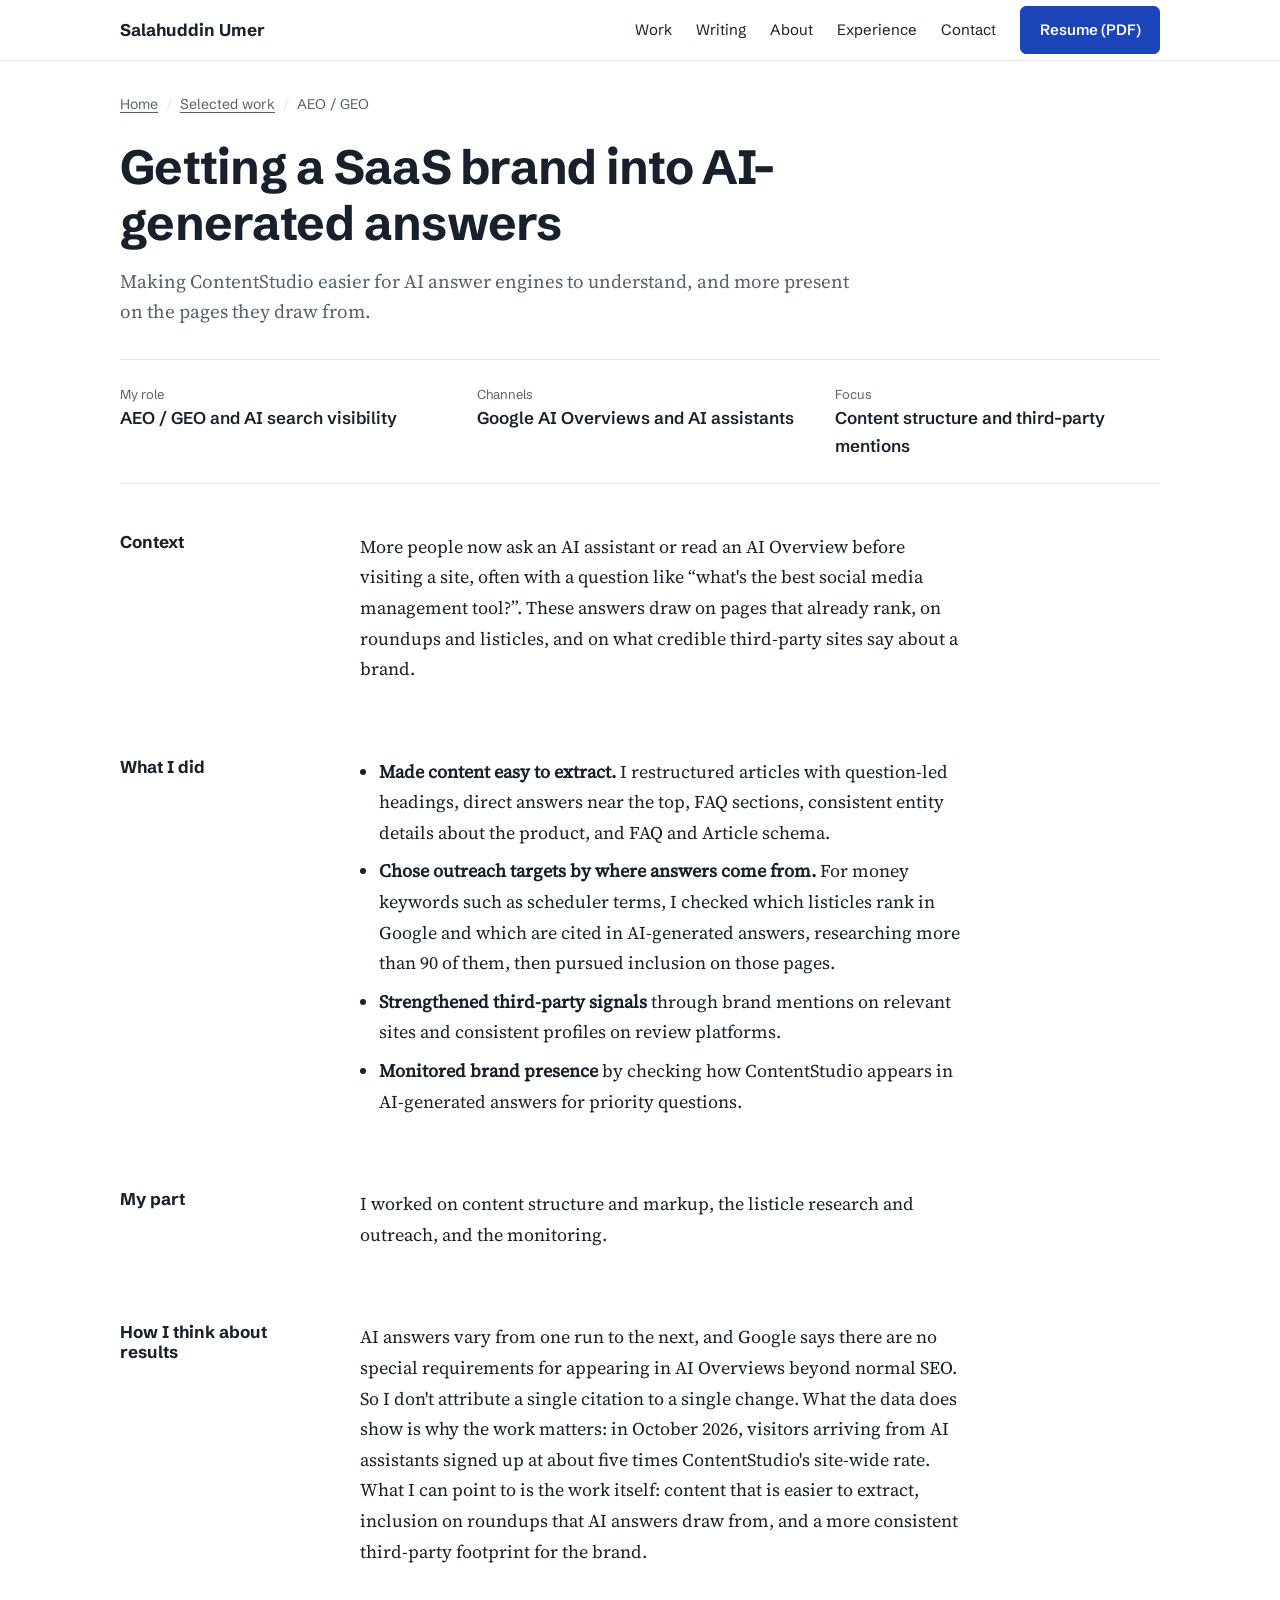
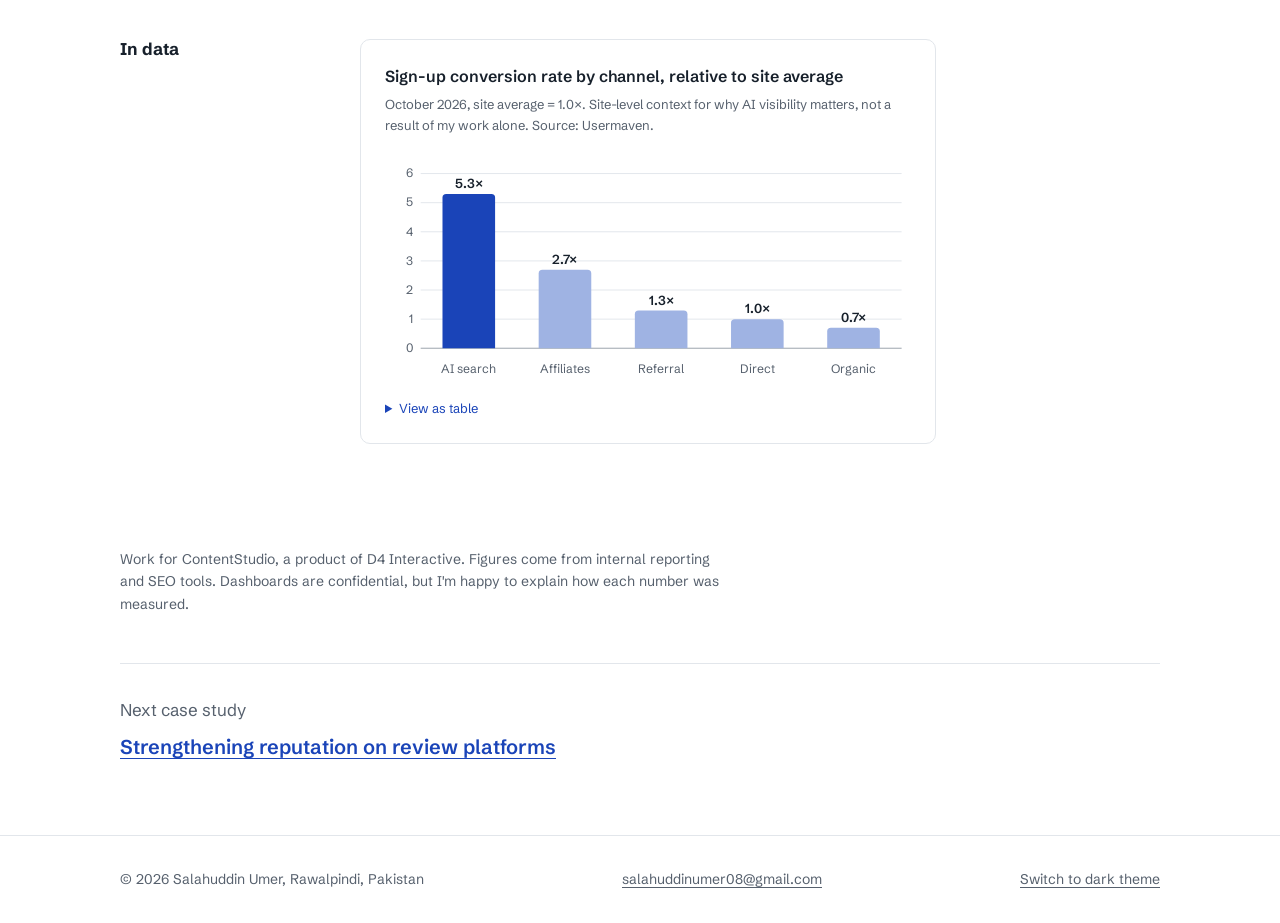
<file: work/ai-search-visibility.html>
<!doctype html>
<html lang="en-GB">
<head>
<meta charset="utf-8">
<meta name="viewport" content="width=device-width, initial-scale=1">
<title>AEO and GEO Case Study: AI Search Visibility | Salahuddin Umer</title>
<meta name="description" content="How I approached AEO and GEO for ContentStudio: answer-first content, structured data, and listicle outreach based on which pages AI answers cite.">
<link rel="canonical" href="https://salahuddinumer08.github.io/salahuddin-portfolio/work/ai-search-visibility.html">
<meta name="author" content="Salahuddin Umer">
<meta property="og:type" content="article">
<meta property="og:site_name" content="Salahuddin Umer">
<meta property="og:title" content="Getting a SaaS brand into AI-generated answers">
<meta property="og:description" content="How I approached AEO and GEO for ContentStudio: answer-first content, structured data, and listicle outreach based on which pages AI answers cite.">
<meta property="og:url" content="https://salahuddinumer08.github.io/salahuddin-portfolio/work/ai-search-visibility.html">
<meta property="og:image" content="https://salahuddinumer08.github.io/salahuddin-portfolio/assets/img/og.png">
<meta name="twitter:card" content="summary_large_image">
<link rel="icon" href="../favicon.svg" type="image/svg+xml">
<link rel="preload" href="../assets/fonts/SchibstedGrotesk-latin.woff2" as="font" type="font/woff2" crossorigin>
<link rel="stylesheet" href="../assets/css/fonts.css">
<link rel="stylesheet" href="../assets/css/site.css">
<script>try{var t=localStorage.getItem("theme");if(t)document.documentElement.setAttribute("data-theme",t)}catch(e){}</script>
<script type="application/ld+json">
[
  {
    "@context": "https://schema.org",
    "@type": "Article",
    "headline": "Getting a SaaS brand into AI-generated answers",
    "description": "How I approached AEO and GEO for ContentStudio: answer-first content, structured data, and listicle outreach based on which pages AI answers cite.",
    "url": "https://salahuddinumer08.github.io/salahuddin-portfolio/work/ai-search-visibility.html",
    "inLanguage": "en-GB",
    "dateModified": "2026-10-31",
    "author": {
      "@type": "Person",
      "@id": "https://salahuddinumer08.github.io/salahuddin-portfolio/#person",
      "name": "Salahuddin Umer",
      "url": "https://salahuddinumer08.github.io/salahuddin-portfolio/"
    },
    "about": "AEO / GEO"
  },
  {
    "@context": "https://schema.org",
    "@type": "BreadcrumbList",
    "itemListElement": [
      {
        "@type": "ListItem",
        "position": 1,
        "name": "Home",
        "item": "https://salahuddinumer08.github.io/salahuddin-portfolio/"
      },
      {
        "@type": "ListItem",
        "position": 2,
        "name": "Selected work",
        "item": "https://salahuddinumer08.github.io/salahuddin-portfolio/#work"
      },
      {
        "@type": "ListItem",
        "position": 3,
        "name": "Getting a SaaS brand into AI-generated answers",
        "item": "https://salahuddinumer08.github.io/salahuddin-portfolio/work/ai-search-visibility.html"
      }
    ]
  }
]
</script>
</head>
<body>
<a class="skip" href="#main">Skip to content</a>
<header class="site-header">
  <div class="wrap">
    <a class="brand" href="../">Salahuddin Umer</a>
    <button class="nav-toggle" type="button" aria-expanded="false" aria-controls="site-nav">Menu</button>
    <nav id="site-nav" class="nav" aria-label="Main">
      <a href="../#work">Work</a>
      <a href="../writing.html">Writing</a>
      <a href="../#about">About</a>
      <a href="../#experience">Experience</a>
      <a href="../#contact">Contact</a>
      <a class="btn" href="../assets/Salahuddin-Umer-SEO-Resume.pdf">Resume (PDF)</a>
    </nav>
  </div>
</header>
<main id="main">
<div class="wrap">
  <nav class="crumbs" aria-label="Breadcrumb"><ol><li><a href="../">Home</a></li><li><a href="../#work">Selected work</a></li><li aria-current="page">AEO / GEO</li></ol></nav>
  <div class="case-head">
    <h1>Getting a SaaS brand into AI-generated answers</h1>
    <p class="lede">Making ContentStudio easier for AI answer engines to understand, and more present on the pages they draw from.</p>
  </div>
  <dl class="facts"><div><dt>My role</dt><dd>AEO / GEO and AI search visibility</dd></div><div><dt>Channels</dt><dd>Google AI Overviews and AI assistants</dd></div><div><dt>Focus</dt><dd>Content structure and third-party mentions</dd></div></dl>
  <article class="case-body">
<h2>Context</h2>
<div class="prose"><p>More people now ask an AI assistant or read an AI Overview before visiting a site, often with a question like “what's the best social media management tool?”. These answers draw on pages that already rank, on roundups and listicles, and on what credible third-party sites say about a brand.</p></div>
<h2>What I did</h2>
<div class="prose"><ul>
<li><strong>Made content easy to extract.</strong> I restructured articles with question-led headings, direct answers near the top, FAQ sections, consistent entity details about the product, and FAQ and Article schema.</li>
<li><strong>Chose outreach targets by where answers come from.</strong> For money keywords such as scheduler terms, I checked which listicles rank in Google and which are cited in AI-generated answers, researching more than 90 of them, then pursued inclusion on those pages.</li>
<li><strong>Strengthened third-party signals</strong> through brand mentions on relevant sites and consistent profiles on review platforms.</li>
<li><strong>Monitored brand presence</strong> by checking how ContentStudio appears in AI-generated answers for priority questions.</li>
</ul></div>
<h2>My part</h2>
<div class="prose"><p>I worked on content structure and markup, the listicle research and outreach, and the monitoring.</p></div>
<h2>How I think about results</h2>
<div class="prose"><p>AI answers vary from one run to the next, and Google says there are no special requirements for appearing in AI Overviews beyond normal SEO. So I don't attribute a single citation to a single change. What the data does show is why the work matters: in October 2026, visitors arriving from AI assistants signed up at about five times ContentStudio's site-wide rate. What I can point to is the work itself: content that is easier to extract, inclusion on roundups that AI answers draw from, and a more consistent third-party footprint for the brand.</p></div>
<h2>In data</h2>
<div class="case-data"><!-- CHARTS:START -->
<div class="chart-grid case-charts single"><figure class="chart" id="ch-conv"><figcaption><span class="chart-title">Sign-up conversion rate by channel, relative to site average</span><span class="chart-sub">October 2026, site average = 1.0×. Site-level context for why AI visibility matters, not a result of my work alone. Source: Usermaven.</span></figcaption><div class="chart-plot"><svg viewBox="0 0 560 250" role="img" aria-labelledby="ch-conv-t ch-conv-d" class="chart-svg"><title id="ch-conv-t">Sign-up conversion rate by channel, relative to site average</title><desc id="ch-conv-d">October 2026, site average = 1.0×. Site-level context for why AI visibility matters, not a result of my work alone. Source: Usermaven.</desc><line x1="38" x2="550" y1="210.0" y2="210.0" class="c-grid"/><text x="30" y="214.0" class="c-tick" text-anchor="end">0</text><line x1="38" x2="550" y1="179.0" y2="179.0" class="c-grid"/><text x="30" y="183.0" class="c-tick" text-anchor="end">1</text><line x1="38" x2="550" y1="148.0" y2="148.0" class="c-grid"/><text x="30" y="152.0" class="c-tick" text-anchor="end">2</text><line x1="38" x2="550" y1="117.0" y2="117.0" class="c-grid"/><text x="30" y="121.0" class="c-tick" text-anchor="end">3</text><line x1="38" x2="550" y1="86.0" y2="86.0" class="c-grid"/><text x="30" y="90.0" class="c-tick" text-anchor="end">4</text><line x1="38" x2="550" y1="55.0" y2="55.0" class="c-grid"/><text x="30" y="59.0" class="c-tick" text-anchor="end">5</text><line x1="38" x2="550" y1="24.0" y2="24.0" class="c-grid"/><text x="30" y="28.0" class="c-tick" text-anchor="end">6</text><line x1="38" x2="550" y1="210.0" y2="210.0" class="c-axis"/><path d="M61.2,210.0 V49.7 Q61.2,45.7 65.2,45.7 H113.2 Q117.2,45.7 117.2,49.7 V210.0 Z" class="c-bar hl"/><text x="89.2" y="39.7" class="c-val" text-anchor="middle">5.3×</text><text x="89.2" y="236" class="c-tick" text-anchor="middle">AI search</text><rect class="c-hit" x="38.0" y="24" width="102.4" height="186" data-tip="AI search: 5.3 × site average"><title>AI search: 5.3 × site average</title></rect><path d="M163.6,210.0 V130.3 Q163.6,126.3 167.6,126.3 H215.6 Q219.6,126.3 219.6,130.3 V210.0 Z" class="c-bar"/><text x="191.6" y="120.3" class="c-val" text-anchor="middle">2.7×</text><text x="191.6" y="236" class="c-tick" text-anchor="middle">Affiliates</text><rect class="c-hit" x="140.4" y="24" width="102.4" height="186" data-tip="Affiliates: 2.7 × site average"><title>Affiliates: 2.7 × site average</title></rect><path d="M266.0,210.0 V173.7 Q266.0,169.7 270.0,169.7 H318.0 Q322.0,169.7 322.0,173.7 V210.0 Z" class="c-bar"/><text x="294.0" y="163.7" class="c-val" text-anchor="middle">1.3×</text><text x="294.0" y="236" class="c-tick" text-anchor="middle">Referral</text><rect class="c-hit" x="242.8" y="24" width="102.4" height="186" data-tip="Referral: 1.3 × site average"><title>Referral: 1.3 × site average</title></rect><path d="M368.4,210.0 V183.0 Q368.4,179.0 372.4,179.0 H420.4 Q424.4,179.0 424.4,183.0 V210.0 Z" class="c-bar"/><text x="396.4" y="173.0" class="c-val" text-anchor="middle">1.0×</text><text x="396.4" y="236" class="c-tick" text-anchor="middle">Direct</text><rect class="c-hit" x="345.2" y="24" width="102.4" height="186" data-tip="Direct: 1.0 × site average"><title>Direct: 1.0 × site average</title></rect><path d="M470.8,210.0 V192.3 Q470.8,188.3 474.8,188.3 H522.8 Q526.8,188.3 526.8,192.3 V210.0 Z" class="c-bar"/><text x="498.8" y="182.3" class="c-val" text-anchor="middle">0.7×</text><text x="498.8" y="236" class="c-tick" text-anchor="middle">Organic</text><rect class="c-hit" x="447.6" y="24" width="102.4" height="186" data-tip="Organic: 0.7 × site average"><title>Organic: 0.7 × site average</title></rect></svg><div class="chart-tip" role="status" aria-live="polite" hidden></div></div><details class="chart-table"><summary>View as table</summary><table><caption>Sign-up conversion rate by channel, relative to site average</caption><thead><tr><th scope="col">Group</th><th scope="col">× site average</th></tr></thead><tbody><tr><td>AI search</td><td>5.3</td></tr><tr><td>Affiliates</td><td>2.7</td></tr><tr><td>Referral</td><td>1.3</td></tr><tr><td>Direct</td><td>1.0</td></tr><tr><td>Organic</td><td>0.7</td></tr></tbody></table></details></figure></div>
<!-- CHARTS:END --></div>
  </article>
  <p class="note">Work for ContentStudio, a product of D4 Interactive. Figures come from internal reporting and SEO tools. Dashboards are confidential, but I'm happy to explain how each number was measured.</p>
</div>
<div class="wrap next-case">
  <p>Next case study</p>
  <a href="reputation-management.html">Strengthening reputation on review platforms</a>
</div>
</main>
<footer class="site-footer">
  <div class="wrap">
    <span>© 2026 Salahuddin Umer, Rawalpindi, Pakistan</span>
    <a href="mailto:salahuddinumer08@gmail.com">salahuddinumer08@gmail.com</a>
    <button class="theme-toggle" type="button" hidden>Switch theme</button>
  </div>
</footer>
<script src="../assets/js/site.js" defer></script>
</body>
</html>
</file>
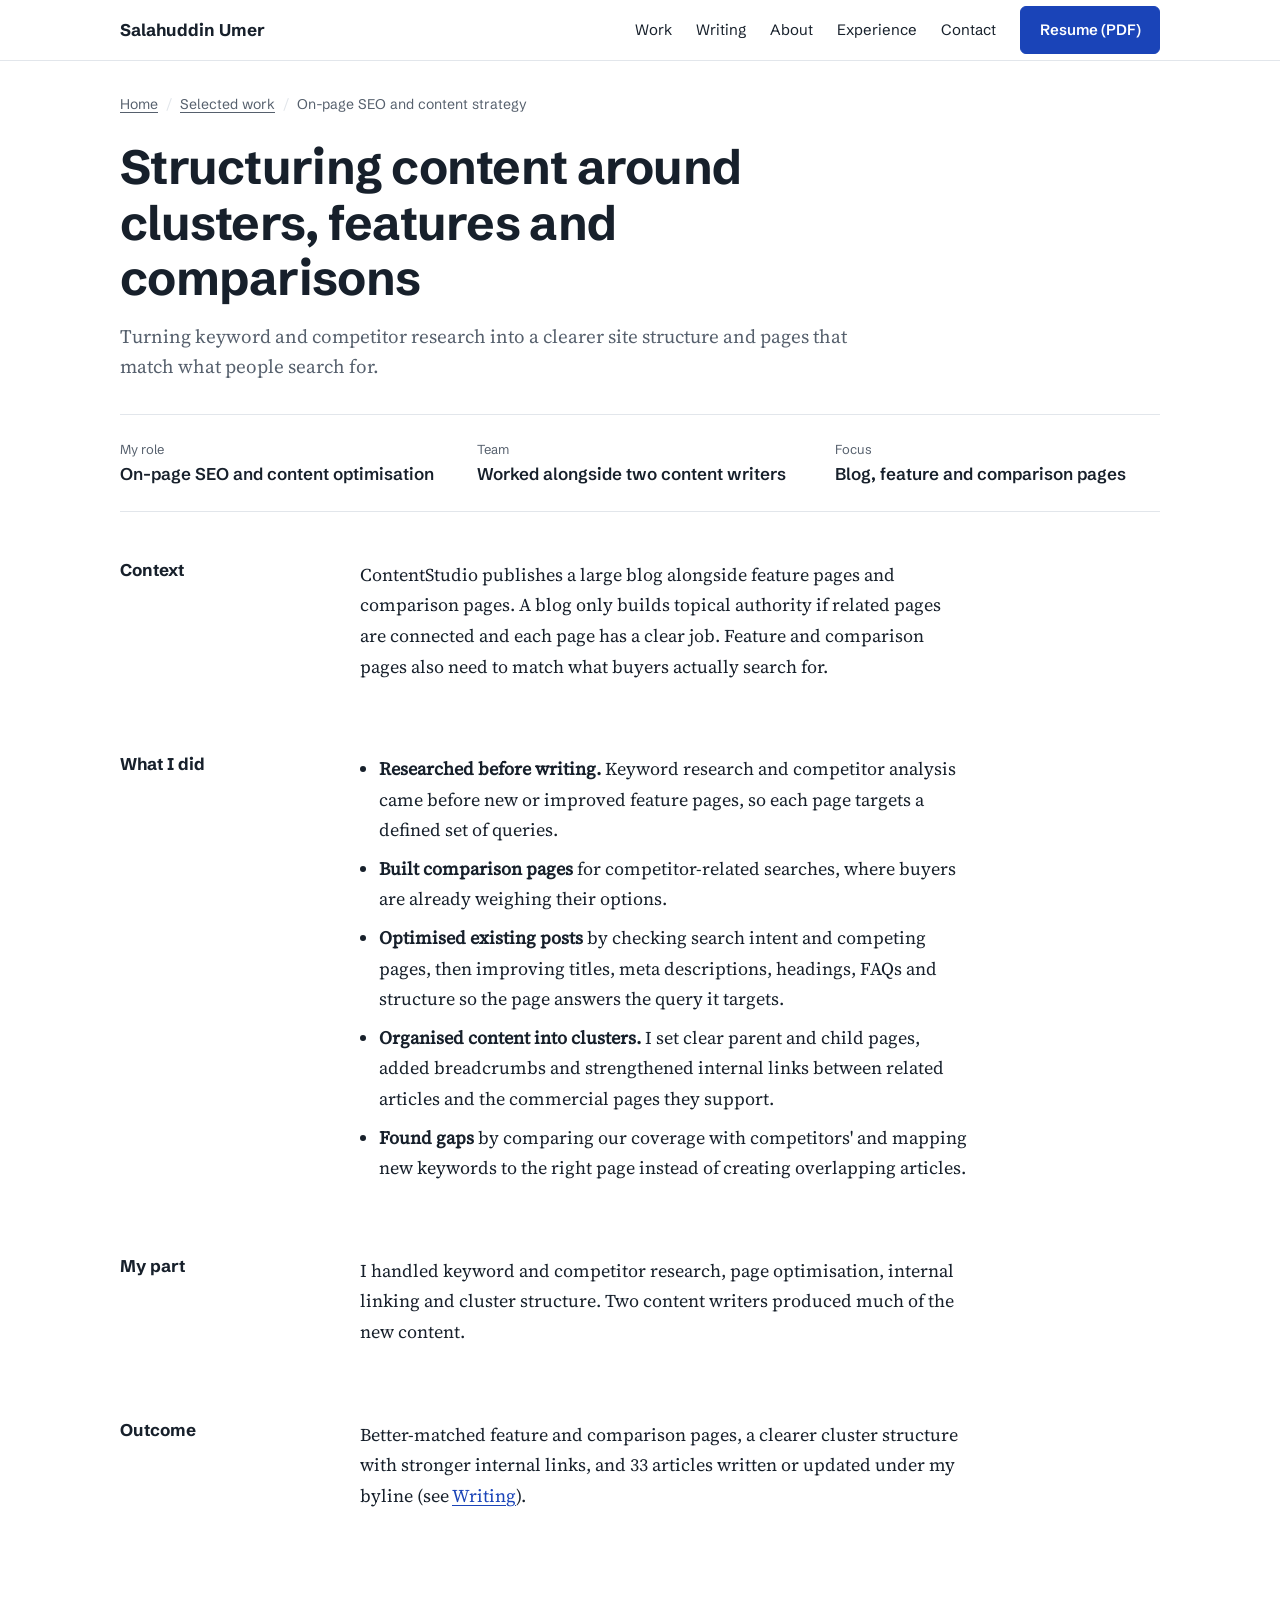
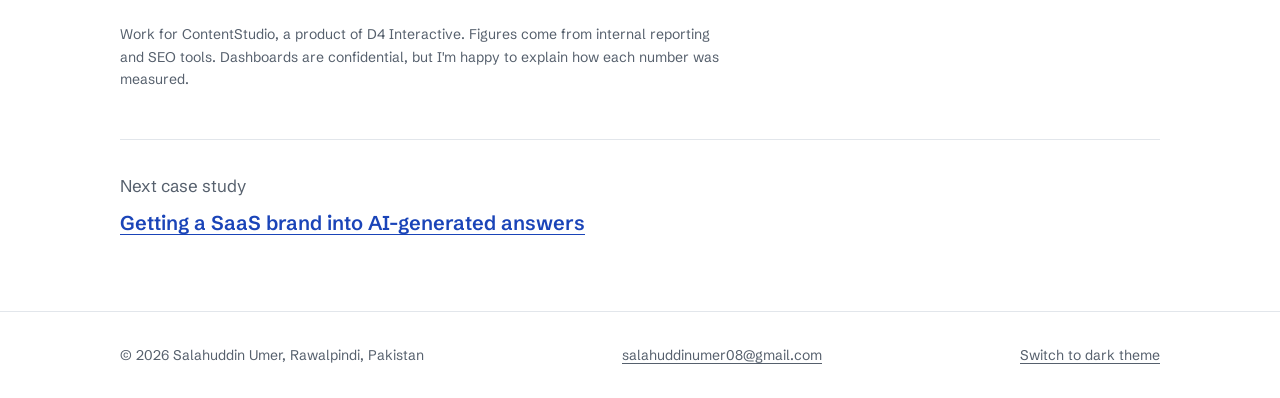
<file: work/content-strategy.html>
<!doctype html>
<html lang="en-GB">
<head>
<meta charset="utf-8">
<meta name="viewport" content="width=device-width, initial-scale=1">
<title>Content Strategy Case Study: Topic Clusters | Salahuddin Umer</title>
<meta name="description" content="On-page SEO and content strategy for ContentStudio: content clusters, internal linking, and feature and comparison pages built on research.">
<link rel="canonical" href="https://salahuddinumer08.github.io/salahuddin-portfolio/work/content-strategy.html">
<meta name="author" content="Salahuddin Umer">
<meta property="og:type" content="article">
<meta property="og:site_name" content="Salahuddin Umer">
<meta property="og:title" content="Structuring content around clusters, features and comparisons">
<meta property="og:description" content="On-page SEO and content strategy for ContentStudio: content clusters, internal linking, and feature and comparison pages built on research.">
<meta property="og:url" content="https://salahuddinumer08.github.io/salahuddin-portfolio/work/content-strategy.html">
<meta property="og:image" content="https://salahuddinumer08.github.io/salahuddin-portfolio/assets/img/og.png">
<meta name="twitter:card" content="summary_large_image">
<link rel="icon" href="../favicon.svg" type="image/svg+xml">
<link rel="preload" href="../assets/fonts/SchibstedGrotesk-latin.woff2" as="font" type="font/woff2" crossorigin>
<link rel="stylesheet" href="../assets/css/fonts.css">
<link rel="stylesheet" href="../assets/css/site.css">
<script>try{var t=localStorage.getItem("theme");if(t)document.documentElement.setAttribute("data-theme",t)}catch(e){}</script>
<script type="application/ld+json">
[
  {
    "@context": "https://schema.org",
    "@type": "Article",
    "headline": "Structuring content around clusters, features and comparisons",
    "description": "On-page SEO and content strategy for ContentStudio: content clusters, internal linking, and feature and comparison pages built on research.",
    "url": "https://salahuddinumer08.github.io/salahuddin-portfolio/work/content-strategy.html",
    "inLanguage": "en-GB",
    "dateModified": "2026-10-31",
    "author": {
      "@type": "Person",
      "@id": "https://salahuddinumer08.github.io/salahuddin-portfolio/#person",
      "name": "Salahuddin Umer",
      "url": "https://salahuddinumer08.github.io/salahuddin-portfolio/"
    },
    "about": "On-page SEO and content strategy"
  },
  {
    "@context": "https://schema.org",
    "@type": "BreadcrumbList",
    "itemListElement": [
      {
        "@type": "ListItem",
        "position": 1,
        "name": "Home",
        "item": "https://salahuddinumer08.github.io/salahuddin-portfolio/"
      },
      {
        "@type": "ListItem",
        "position": 2,
        "name": "Selected work",
        "item": "https://salahuddinumer08.github.io/salahuddin-portfolio/#work"
      },
      {
        "@type": "ListItem",
        "position": 3,
        "name": "Structuring content around clusters, features and comparisons",
        "item": "https://salahuddinumer08.github.io/salahuddin-portfolio/work/content-strategy.html"
      }
    ]
  }
]
</script>
</head>
<body>
<a class="skip" href="#main">Skip to content</a>
<header class="site-header">
  <div class="wrap">
    <a class="brand" href="../">Salahuddin Umer</a>
    <button class="nav-toggle" type="button" aria-expanded="false" aria-controls="site-nav">Menu</button>
    <nav id="site-nav" class="nav" aria-label="Main">
      <a href="../#work">Work</a>
      <a href="../writing.html">Writing</a>
      <a href="../#about">About</a>
      <a href="../#experience">Experience</a>
      <a href="../#contact">Contact</a>
      <a class="btn" href="../assets/Salahuddin-Umer-SEO-Resume.pdf">Resume (PDF)</a>
    </nav>
  </div>
</header>
<main id="main">
<div class="wrap">
  <nav class="crumbs" aria-label="Breadcrumb"><ol><li><a href="../">Home</a></li><li><a href="../#work">Selected work</a></li><li aria-current="page">On-page SEO and content strategy</li></ol></nav>
  <div class="case-head">
    <h1>Structuring content around clusters, features and comparisons</h1>
    <p class="lede">Turning keyword and competitor research into a clearer site structure and pages that match what people search for.</p>
  </div>
  <dl class="facts"><div><dt>My role</dt><dd>On-page SEO and content optimisation</dd></div><div><dt>Team</dt><dd>Worked alongside two content writers</dd></div><div><dt>Focus</dt><dd>Blog, feature and comparison pages</dd></div></dl>
  <article class="case-body">
<h2>Context</h2>
<div class="prose"><p>ContentStudio publishes a large blog alongside feature pages and comparison pages. A blog only builds topical authority if related pages are connected and each page has a clear job. Feature and comparison pages also need to match what buyers actually search for.</p></div>
<h2>What I did</h2>
<div class="prose"><ul>
<li><strong>Researched before writing.</strong> Keyword research and competitor analysis came before new or improved feature pages, so each page targets a defined set of queries.</li>
<li><strong>Built comparison pages</strong> for competitor-related searches, where buyers are already weighing their options.</li>
<li><strong>Optimised existing posts</strong> by checking search intent and competing pages, then improving titles, meta descriptions, headings, FAQs and structure so the page answers the query it targets.</li>
<li><strong>Organised content into clusters.</strong> I set clear parent and child pages, added breadcrumbs and strengthened internal links between related articles and the commercial pages they support.</li>
<li><strong>Found gaps</strong> by comparing our coverage with competitors' and mapping new keywords to the right page instead of creating overlapping articles.</li>
</ul></div>
<h2>My part</h2>
<div class="prose"><p>I handled keyword and competitor research, page optimisation, internal linking and cluster structure. Two content writers produced much of the new content.</p></div>
<h2>Outcome</h2>
<div class="prose"><p>Better-matched feature and comparison pages, a clearer cluster structure with stronger internal links, and 33 articles written or updated under my byline (see <a href="../writing.html">Writing</a>).</p></div>
  </article>
  <p class="note">Work for ContentStudio, a product of D4 Interactive. Figures come from internal reporting and SEO tools. Dashboards are confidential, but I'm happy to explain how each number was measured.</p>
</div>
<div class="wrap next-case">
  <p>Next case study</p>
  <a href="ai-search-visibility.html">Getting a SaaS brand into AI-generated answers</a>
</div>
</main>
<footer class="site-footer">
  <div class="wrap">
    <span>© 2026 Salahuddin Umer, Rawalpindi, Pakistan</span>
    <a href="mailto:salahuddinumer08@gmail.com">salahuddinumer08@gmail.com</a>
    <button class="theme-toggle" type="button" hidden>Switch theme</button>
  </div>
</footer>
<script src="../assets/js/site.js" defer></script>
</body>
</html>
</file>
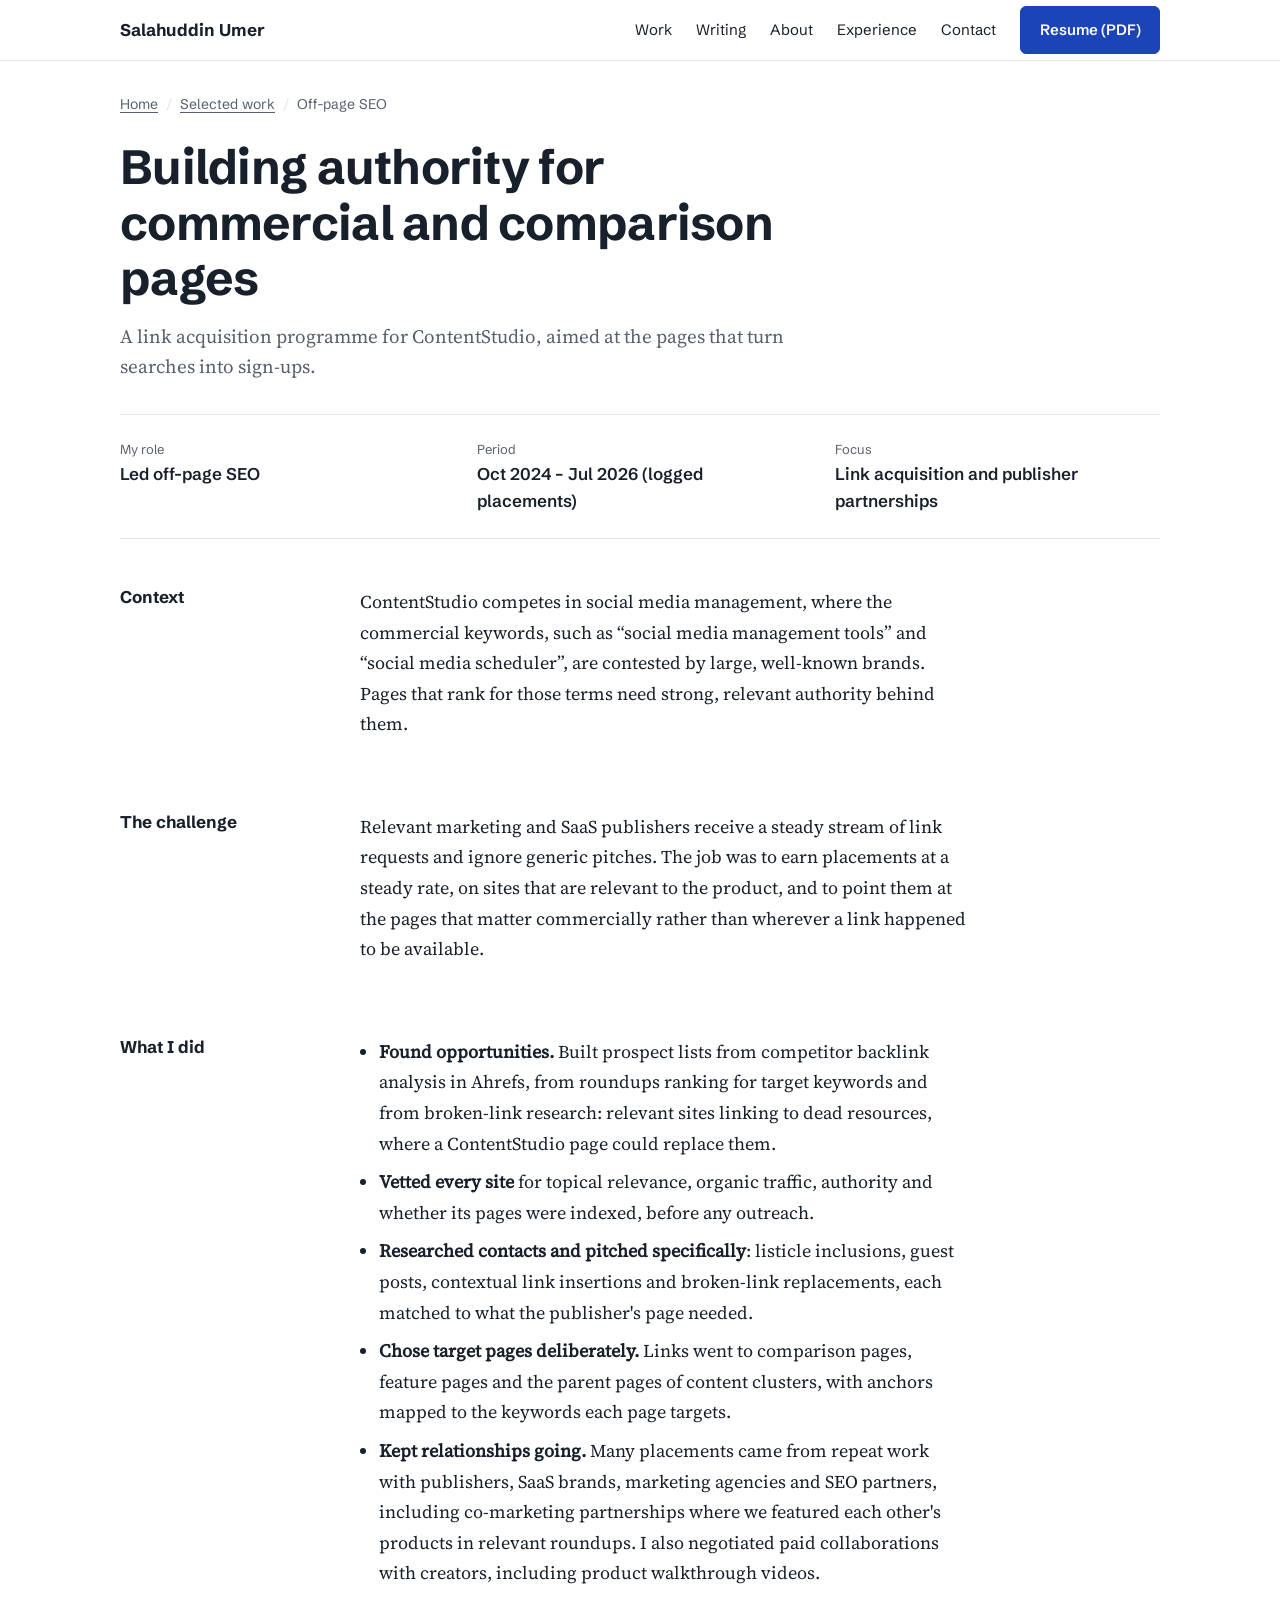
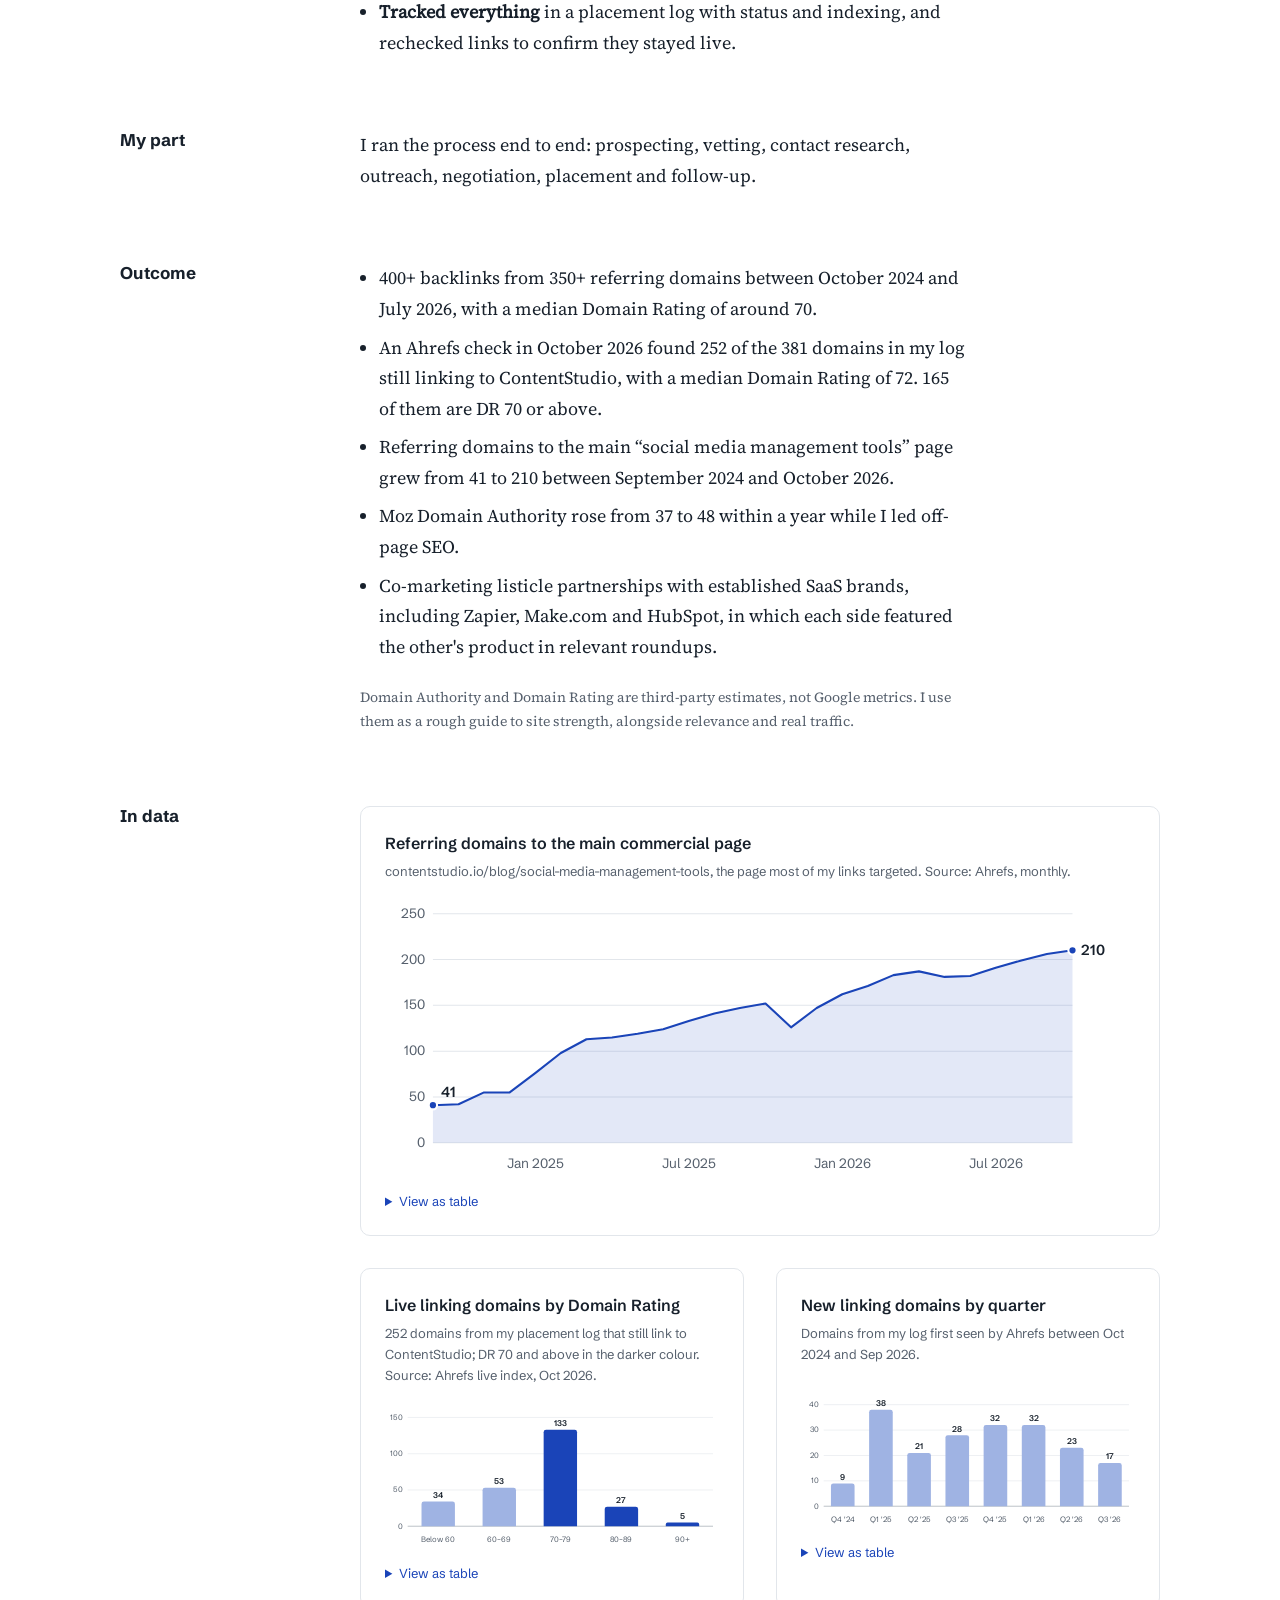
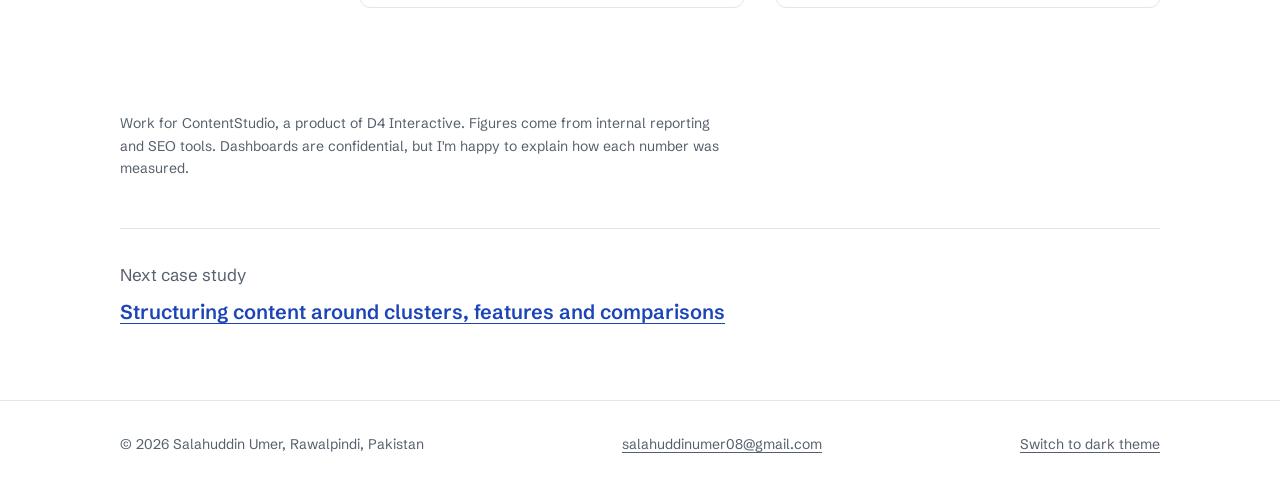
<file: work/off-page-seo.html>
<!doctype html>
<html lang="en-GB">
<head>
<meta charset="utf-8">
<meta name="viewport" content="width=device-width, initial-scale=1">
<title>Off-Page SEO Case Study: SaaS Link Acquisition | Salahuddin Umer</title>
<meta name="description" content="How I ran ContentStudio&#x27;s link acquisition: 400+ backlinks from 350+ referring domains, aimed at the commercial pages that drive sign-ups.">
<link rel="canonical" href="https://salahuddinumer08.github.io/salahuddin-portfolio/work/off-page-seo.html">
<meta name="author" content="Salahuddin Umer">
<meta property="og:type" content="article">
<meta property="og:site_name" content="Salahuddin Umer">
<meta property="og:title" content="Building authority for commercial and comparison pages">
<meta property="og:description" content="How I ran ContentStudio&#x27;s link acquisition: 400+ backlinks from 350+ referring domains, aimed at the commercial pages that drive sign-ups.">
<meta property="og:url" content="https://salahuddinumer08.github.io/salahuddin-portfolio/work/off-page-seo.html">
<meta property="og:image" content="https://salahuddinumer08.github.io/salahuddin-portfolio/assets/img/og.png">
<meta name="twitter:card" content="summary_large_image">
<link rel="icon" href="../favicon.svg" type="image/svg+xml">
<link rel="preload" href="../assets/fonts/SchibstedGrotesk-latin.woff2" as="font" type="font/woff2" crossorigin>
<link rel="stylesheet" href="../assets/css/fonts.css">
<link rel="stylesheet" href="../assets/css/site.css">
<script>try{var t=localStorage.getItem("theme");if(t)document.documentElement.setAttribute("data-theme",t)}catch(e){}</script>
<script type="application/ld+json">
[
  {
    "@context": "https://schema.org",
    "@type": "Article",
    "headline": "Building authority for commercial and comparison pages",
    "description": "How I ran ContentStudio's link acquisition: 400+ backlinks from 350+ referring domains, aimed at the commercial pages that drive sign-ups.",
    "url": "https://salahuddinumer08.github.io/salahuddin-portfolio/work/off-page-seo.html",
    "inLanguage": "en-GB",
    "dateModified": "2026-10-31",
    "author": {
      "@type": "Person",
      "@id": "https://salahuddinumer08.github.io/salahuddin-portfolio/#person",
      "name": "Salahuddin Umer",
      "url": "https://salahuddinumer08.github.io/salahuddin-portfolio/"
    },
    "about": "Off-page SEO"
  },
  {
    "@context": "https://schema.org",
    "@type": "BreadcrumbList",
    "itemListElement": [
      {
        "@type": "ListItem",
        "position": 1,
        "name": "Home",
        "item": "https://salahuddinumer08.github.io/salahuddin-portfolio/"
      },
      {
        "@type": "ListItem",
        "position": 2,
        "name": "Selected work",
        "item": "https://salahuddinumer08.github.io/salahuddin-portfolio/#work"
      },
      {
        "@type": "ListItem",
        "position": 3,
        "name": "Building authority for commercial and comparison pages",
        "item": "https://salahuddinumer08.github.io/salahuddin-portfolio/work/off-page-seo.html"
      }
    ]
  }
]
</script>
</head>
<body>
<a class="skip" href="#main">Skip to content</a>
<header class="site-header">
  <div class="wrap">
    <a class="brand" href="../">Salahuddin Umer</a>
    <button class="nav-toggle" type="button" aria-expanded="false" aria-controls="site-nav">Menu</button>
    <nav id="site-nav" class="nav" aria-label="Main">
      <a href="../#work">Work</a>
      <a href="../writing.html">Writing</a>
      <a href="../#about">About</a>
      <a href="../#experience">Experience</a>
      <a href="../#contact">Contact</a>
      <a class="btn" href="../assets/Salahuddin-Umer-SEO-Resume.pdf">Resume (PDF)</a>
    </nav>
  </div>
</header>
<main id="main">
<div class="wrap">
  <nav class="crumbs" aria-label="Breadcrumb"><ol><li><a href="../">Home</a></li><li><a href="../#work">Selected work</a></li><li aria-current="page">Off-page SEO</li></ol></nav>
  <div class="case-head">
    <h1>Building authority for commercial and comparison pages</h1>
    <p class="lede">A link acquisition programme for ContentStudio, aimed at the pages that turn searches into sign-ups.</p>
  </div>
  <dl class="facts"><div><dt>My role</dt><dd>Led off-page SEO</dd></div><div><dt>Period</dt><dd>Oct 2024 – Jul 2026 (logged placements)</dd></div><div><dt>Focus</dt><dd>Link acquisition and publisher partnerships</dd></div></dl>
  <article class="case-body">
<h2>Context</h2>
<div class="prose"><p>ContentStudio competes in social media management, where the commercial keywords, such as “social media management tools” and “social media scheduler”, are contested by large, well-known brands. Pages that rank for those terms need strong, relevant authority behind them.</p></div>
<h2>The challenge</h2>
<div class="prose"><p>Relevant marketing and SaaS publishers receive a steady stream of link requests and ignore generic pitches. The job was to earn placements at a steady rate, on sites that are relevant to the product, and to point them at the pages that matter commercially rather than wherever a link happened to be available.</p></div>
<h2>What I did</h2>
<div class="prose"><ul>
<li><strong>Found opportunities.</strong> Built prospect lists from competitor backlink analysis in Ahrefs, from roundups ranking for target keywords and from broken-link research: relevant sites linking to dead resources, where a ContentStudio page could replace them.</li>
<li><strong>Vetted every site</strong> for topical relevance, organic traffic, authority and whether its pages were indexed, before any outreach.</li>
<li><strong>Researched contacts and pitched specifically</strong>: listicle inclusions, guest posts, contextual link insertions and broken-link replacements, each matched to what the publisher's page needed.</li>
<li><strong>Chose target pages deliberately.</strong> Links went to comparison pages, feature pages and the parent pages of content clusters, with anchors mapped to the keywords each page targets.</li>
<li><strong>Kept relationships going.</strong> Many placements came from repeat work with publishers, SaaS brands, marketing agencies and SEO partners, including co-marketing partnerships where we featured each other's products in relevant roundups. I also negotiated paid collaborations with creators, including product walkthrough videos.</li>
<li><strong>Tracked everything</strong> in a placement log with status and indexing, and rechecked links to confirm they stayed live.</li>
</ul></div>
<h2>My part</h2>
<div class="prose"><p>I ran the process end to end: prospecting, vetting, contact research, outreach, negotiation, placement and follow-up.</p></div>
<h2>Outcome</h2>
<div class="prose"><ul>
<li>400+ backlinks from 350+ referring domains between October 2024 and July 2026, with a median Domain Rating of around 70.</li>
<li>An Ahrefs check in October 2026 found 252 of the 381 domains in my log still linking to ContentStudio, with a median Domain Rating of 72. 165 of them are DR 70 or above.</li>
<li>Referring domains to the main “social media management tools” page grew from 41 to 210 between September 2024 and October 2026.</li>
<li>Moz Domain Authority rose from 37 to 48 within a year while I led off-page SEO.</li>
<li>Co-marketing listicle partnerships with established SaaS brands, including Zapier, Make.com and HubSpot, in which each side featured the other's product in relevant roundups.</li>
</ul>
<p class="note">Domain Authority and Domain Rating are third-party estimates, not Google metrics. I use them as a rough guide to site strength, alongside relevance and real traffic.</p></div>
<h2>In data</h2>
<div class="case-data"><!-- CHARTS:START -->
<div class="chart-grid case-charts"><div class="chart-wide"><figure class="chart" id="ch-page-rd"><figcaption><span class="chart-title">Referring domains to the main commercial page</span><span class="chart-sub">contentstudio.io/blog/social-media-management-tools, the page most of my links targeted. Source: Ahrefs, monthly.</span></figcaption><div class="chart-plot"><svg viewBox="0 0 720 270" role="img" aria-labelledby="ch-page-rd-t ch-page-rd-d" class="chart-svg"><title id="ch-page-rd-t">Referring domains to the main commercial page</title><desc id="ch-page-rd-d">contentstudio.io/blog/social-media-management-tools, the page most of my links targeted. Source: Ahrefs, monthly. Rose from 41 in Sep 2024 to 210 in Oct 2026.</desc><line x1="46" x2="660" y1="236.0" y2="236.0" class="c-grid"/><text x="38" y="240.0" class="c-tick" text-anchor="end">0</text><line x1="46" x2="660" y1="192.0" y2="192.0" class="c-grid"/><text x="38" y="196.0" class="c-tick" text-anchor="end">50</text><line x1="46" x2="660" y1="148.0" y2="148.0" class="c-grid"/><text x="38" y="152.0" class="c-tick" text-anchor="end">100</text><line x1="46" x2="660" y1="104.0" y2="104.0" class="c-grid"/><text x="38" y="108.0" class="c-tick" text-anchor="end">150</text><line x1="46" x2="660" y1="60.0" y2="60.0" class="c-grid"/><text x="38" y="64.0" class="c-tick" text-anchor="end">200</text><line x1="46" x2="660" y1="16.0" y2="16.0" class="c-grid"/><text x="38" y="20.0" class="c-tick" text-anchor="end">250</text><path d="M46.0,236.0 L46.0,199.9 L70.6,199.0 L95.1,187.6 L119.7,187.6 L144.2,169.1 L168.8,149.8 L193.4,136.6 L217.9,134.8 L242.5,131.3 L267.0,126.9 L291.6,119.0 L316.2,111.9 L340.7,106.6 L365.3,102.2 L389.8,125.1 L414.4,106.6 L439.0,93.4 L463.5,85.5 L488.1,75.0 L512.6,71.4 L537.2,76.7 L561.8,75.8 L586.3,67.9 L610.9,60.9 L635.4,54.7 L660.0,51.2 L660.0,236.0 Z" class="c-area"/><polyline points="46.0,199.9 70.6,199.0 95.1,187.6 119.7,187.6 144.2,169.1 168.8,149.8 193.4,136.6 217.9,134.8 242.5,131.3 267.0,126.9 291.6,119.0 316.2,111.9 340.7,106.6 365.3,102.2 389.8,125.1 414.4,106.6 439.0,93.4 463.5,85.5 488.1,75.0 512.6,71.4 537.2,76.7 561.8,75.8 586.3,67.9 610.9,60.9 635.4,54.7 660.0,51.2" class="c-line"/><circle cx="46.0" cy="199.9" r="4" class="c-dot"/><text x="54.0" y="191.9" class="c-val">41</text><circle cx="660.0" cy="51.2" r="4" class="c-dot"/><text x="668.0" y="55.2" class="c-val">210</text><text x="144.2" y="260" class="c-tick" text-anchor="middle">Jan 2025</text><text x="291.6" y="260" class="c-tick" text-anchor="middle">Jul 2025</text><text x="439.0" y="260" class="c-tick" text-anchor="middle">Jan 2026</text><text x="586.3" y="260" class="c-tick" text-anchor="middle">Jul 2026</text><line class="c-cross" x1="0" x2="0" y1="16" y2="236"/><rect class="c-hit" x="33.7" y="16" width="24.6" height="220" data-tip="Sep 2024: 41 referring domains"><title>Sep 2024: 41 referring domains</title></rect><rect class="c-hit" x="58.3" y="16" width="24.6" height="220" data-tip="Oct 2024: 42 referring domains"><title>Oct 2024: 42 referring domains</title></rect><rect class="c-hit" x="82.8" y="16" width="24.6" height="220" data-tip="Nov 2024: 55 referring domains"><title>Nov 2024: 55 referring domains</title></rect><rect class="c-hit" x="107.4" y="16" width="24.6" height="220" data-tip="Dec 2024: 55 referring domains"><title>Dec 2024: 55 referring domains</title></rect><rect class="c-hit" x="132.0" y="16" width="24.6" height="220" data-tip="Jan 2025: 76 referring domains"><title>Jan 2025: 76 referring domains</title></rect><rect class="c-hit" x="156.5" y="16" width="24.6" height="220" data-tip="Feb 2025: 98 referring domains"><title>Feb 2025: 98 referring domains</title></rect><rect class="c-hit" x="181.1" y="16" width="24.6" height="220" data-tip="Mar 2025: 113 referring domains"><title>Mar 2025: 113 referring domains</title></rect><rect class="c-hit" x="205.6" y="16" width="24.6" height="220" data-tip="Apr 2025: 115 referring domains"><title>Apr 2025: 115 referring domains</title></rect><rect class="c-hit" x="230.2" y="16" width="24.6" height="220" data-tip="May 2025: 119 referring domains"><title>May 2025: 119 referring domains</title></rect><rect class="c-hit" x="254.8" y="16" width="24.6" height="220" data-tip="Jun 2025: 124 referring domains"><title>Jun 2025: 124 referring domains</title></rect><rect class="c-hit" x="279.3" y="16" width="24.6" height="220" data-tip="Jul 2025: 133 referring domains"><title>Jul 2025: 133 referring domains</title></rect><rect class="c-hit" x="303.9" y="16" width="24.6" height="220" data-tip="Aug 2025: 141 referring domains"><title>Aug 2025: 141 referring domains</title></rect><rect class="c-hit" x="328.4" y="16" width="24.6" height="220" data-tip="Sep 2025: 147 referring domains"><title>Sep 2025: 147 referring domains</title></rect><rect class="c-hit" x="353.0" y="16" width="24.6" height="220" data-tip="Oct 2025: 152 referring domains"><title>Oct 2025: 152 referring domains</title></rect><rect class="c-hit" x="377.6" y="16" width="24.6" height="220" data-tip="Nov 2025: 126 referring domains"><title>Nov 2025: 126 referring domains</title></rect><rect class="c-hit" x="402.1" y="16" width="24.6" height="220" data-tip="Dec 2025: 147 referring domains"><title>Dec 2025: 147 referring domains</title></rect><rect class="c-hit" x="426.7" y="16" width="24.6" height="220" data-tip="Jan 2026: 162 referring domains"><title>Jan 2026: 162 referring domains</title></rect><rect class="c-hit" x="451.2" y="16" width="24.6" height="220" data-tip="Feb 2026: 171 referring domains"><title>Feb 2026: 171 referring domains</title></rect><rect class="c-hit" x="475.8" y="16" width="24.6" height="220" data-tip="Mar 2026: 183 referring domains"><title>Mar 2026: 183 referring domains</title></rect><rect class="c-hit" x="500.4" y="16" width="24.6" height="220" data-tip="Apr 2026: 187 referring domains"><title>Apr 2026: 187 referring domains</title></rect><rect class="c-hit" x="524.9" y="16" width="24.6" height="220" data-tip="May 2026: 181 referring domains"><title>May 2026: 181 referring domains</title></rect><rect class="c-hit" x="549.5" y="16" width="24.6" height="220" data-tip="Jun 2026: 182 referring domains"><title>Jun 2026: 182 referring domains</title></rect><rect class="c-hit" x="574.0" y="16" width="24.6" height="220" data-tip="Jul 2026: 191 referring domains"><title>Jul 2026: 191 referring domains</title></rect><rect class="c-hit" x="598.6" y="16" width="24.6" height="220" data-tip="Aug 2026: 199 referring domains"><title>Aug 2026: 199 referring domains</title></rect><rect class="c-hit" x="623.2" y="16" width="24.6" height="220" data-tip="Sep 2026: 206 referring domains"><title>Sep 2026: 206 referring domains</title></rect><rect class="c-hit" x="647.7" y="16" width="24.6" height="220" data-tip="Oct 2026: 210 referring domains"><title>Oct 2026: 210 referring domains</title></rect></svg><div class="chart-tip" role="status" aria-live="polite" hidden></div></div><details class="chart-table"><summary>View as table</summary><table><caption>Referring domains to the main commercial page</caption><thead><tr><th scope="col">Month</th><th scope="col">Referring domains</th></tr></thead><tbody><tr><td>Sep 2024</td><td>41</td></tr><tr><td>Oct 2024</td><td>42</td></tr><tr><td>Nov 2024</td><td>55</td></tr><tr><td>Dec 2024</td><td>55</td></tr><tr><td>Jan 2025</td><td>76</td></tr><tr><td>Feb 2025</td><td>98</td></tr><tr><td>Mar 2025</td><td>113</td></tr><tr><td>Apr 2025</td><td>115</td></tr><tr><td>May 2025</td><td>119</td></tr><tr><td>Jun 2025</td><td>124</td></tr><tr><td>Jul 2025</td><td>133</td></tr><tr><td>Aug 2025</td><td>141</td></tr><tr><td>Sep 2025</td><td>147</td></tr><tr><td>Oct 2025</td><td>152</td></tr><tr><td>Nov 2025</td><td>126</td></tr><tr><td>Dec 2025</td><td>147</td></tr><tr><td>Jan 2026</td><td>162</td></tr><tr><td>Feb 2026</td><td>171</td></tr><tr><td>Mar 2026</td><td>183</td></tr><tr><td>Apr 2026</td><td>187</td></tr><tr><td>May 2026</td><td>181</td></tr><tr><td>Jun 2026</td><td>182</td></tr><tr><td>Jul 2026</td><td>191</td></tr><tr><td>Aug 2026</td><td>199</td></tr><tr><td>Sep 2026</td><td>206</td></tr><tr><td>Oct 2026</td><td>210</td></tr></tbody></table></details></figure></div><figure class="chart" id="ch-dr"><figcaption><span class="chart-title">Live linking domains by Domain Rating</span><span class="chart-sub">252 domains from my placement log that still link to ContentStudio; DR 70 and above in the darker colour. Source: Ahrefs live index, Oct 2026.</span></figcaption><div class="chart-plot"><svg viewBox="0 0 560 250" role="img" aria-labelledby="ch-dr-t ch-dr-d" class="chart-svg"><title id="ch-dr-t">Live linking domains by Domain Rating</title><desc id="ch-dr-d">252 domains from my placement log that still link to ContentStudio; DR 70 and above in the darker colour. Source: Ahrefs live index, Oct 2026.</desc><line x1="38" x2="550" y1="210.0" y2="210.0" class="c-grid"/><text x="30" y="214.0" class="c-tick" text-anchor="end">0</text><line x1="38" x2="550" y1="149.2" y2="149.2" class="c-grid"/><text x="30" y="153.2" class="c-tick" text-anchor="end">50</text><line x1="38" x2="550" y1="88.4" y2="88.4" class="c-grid"/><text x="30" y="92.4" class="c-tick" text-anchor="end">100</text><line x1="38" x2="550" y1="27.6" y2="27.6" class="c-grid"/><text x="30" y="31.6" class="c-tick" text-anchor="end">150</text><line x1="38" x2="550" y1="210.0" y2="210.0" class="c-axis"/><path d="M61.2,210.0 V172.7 Q61.2,168.7 65.2,168.7 H113.2 Q117.2,168.7 117.2,172.7 V210.0 Z" class="c-bar"/><text x="89.2" y="162.7" class="c-val" text-anchor="middle">34</text><text x="89.2" y="236" class="c-tick" text-anchor="middle">Below 60</text><rect class="c-hit" x="38.0" y="24" width="102.4" height="186" data-tip="Below 60: 34 domains"><title>Below 60: 34 domains</title></rect><path d="M163.6,210.0 V149.5 Q163.6,145.5 167.6,145.5 H215.6 Q219.6,145.5 219.6,149.5 V210.0 Z" class="c-bar"/><text x="191.6" y="139.5" class="c-val" text-anchor="middle">53</text><text x="191.6" y="236" class="c-tick" text-anchor="middle">60–69</text><rect class="c-hit" x="140.4" y="24" width="102.4" height="186" data-tip="60–69: 53 domains"><title>60–69: 53 domains</title></rect><path d="M266.0,210.0 V52.3 Q266.0,48.3 270.0,48.3 H318.0 Q322.0,48.3 322.0,52.3 V210.0 Z" class="c-bar hl"/><text x="294.0" y="42.3" class="c-val" text-anchor="middle">133</text><text x="294.0" y="236" class="c-tick" text-anchor="middle">70–79</text><rect class="c-hit" x="242.8" y="24" width="102.4" height="186" data-tip="70–79: 133 domains"><title>70–79: 133 domains</title></rect><path d="M368.4,210.0 V181.2 Q368.4,177.2 372.4,177.2 H420.4 Q424.4,177.2 424.4,181.2 V210.0 Z" class="c-bar hl"/><text x="396.4" y="171.2" class="c-val" text-anchor="middle">27</text><text x="396.4" y="236" class="c-tick" text-anchor="middle">80–89</text><rect class="c-hit" x="345.2" y="24" width="102.4" height="186" data-tip="80–89: 27 domains"><title>80–89: 27 domains</title></rect><path d="M470.8,210.0 V207.0 Q470.8,203.9 473.8,203.9 H523.8 Q526.8,203.9 526.8,207.0 V210.0 Z" class="c-bar hl"/><text x="498.8" y="197.9" class="c-val" text-anchor="middle">5</text><text x="498.8" y="236" class="c-tick" text-anchor="middle">90+</text><rect class="c-hit" x="447.6" y="24" width="102.4" height="186" data-tip="90+: 5 domains"><title>90+: 5 domains</title></rect></svg><div class="chart-tip" role="status" aria-live="polite" hidden></div></div><details class="chart-table"><summary>View as table</summary><table><caption>Live linking domains by Domain Rating</caption><thead><tr><th scope="col">Group</th><th scope="col">Domains</th></tr></thead><tbody><tr><td>Below 60</td><td>34</td></tr><tr><td>60–69</td><td>53</td></tr><tr><td>70–79</td><td>133</td></tr><tr><td>80–89</td><td>27</td></tr><tr><td>90+</td><td>5</td></tr></tbody></table></details></figure><figure class="chart" id="ch-q"><figcaption><span class="chart-title">New linking domains by quarter</span><span class="chart-sub">Domains from my log first seen by Ahrefs between Oct 2024 and Sep 2026.</span></figcaption><div class="chart-plot"><svg viewBox="0 0 560 250" role="img" aria-labelledby="ch-q-t ch-q-d" class="chart-svg"><title id="ch-q-t">New linking domains by quarter</title><desc id="ch-q-d">Domains from my log first seen by Ahrefs between Oct 2024 and Sep 2026.</desc><line x1="38" x2="550" y1="210.0" y2="210.0" class="c-grid"/><text x="30" y="214.0" class="c-tick" text-anchor="end">0</text><line x1="38" x2="550" y1="167.4" y2="167.4" class="c-grid"/><text x="30" y="171.4" class="c-tick" text-anchor="end">10</text><line x1="38" x2="550" y1="124.9" y2="124.9" class="c-grid"/><text x="30" y="128.9" class="c-tick" text-anchor="end">20</text><line x1="38" x2="550" y1="82.3" y2="82.3" class="c-grid"/><text x="30" y="86.3" class="c-tick" text-anchor="end">30</text><line x1="38" x2="550" y1="39.7" y2="39.7" class="c-grid"/><text x="30" y="43.7" class="c-tick" text-anchor="end">40</text><line x1="38" x2="550" y1="210.0" y2="210.0" class="c-axis"/><path d="M50.2,210.0 V175.7 Q50.2,171.7 54.2,171.7 H85.8 Q89.8,171.7 89.8,175.7 V210.0 Z" class="c-bar"/><text x="70.0" y="165.7" class="c-val" text-anchor="middle">9</text><text x="70.0" y="236" class="c-tick" text-anchor="middle">Q4 &#x27;24</text><rect class="c-hit" x="38.0" y="24" width="64.0" height="186" data-tip="Q4 &#x27;24: 9 new domains"><title>Q4 &#x27;24: 9 new domains</title></rect><path d="M114.2,210.0 V52.3 Q114.2,48.3 118.2,48.3 H149.8 Q153.8,48.3 153.8,52.3 V210.0 Z" class="c-bar"/><text x="134.0" y="42.3" class="c-val" text-anchor="middle">38</text><text x="134.0" y="236" class="c-tick" text-anchor="middle">Q1 &#x27;25</text><rect class="c-hit" x="102.0" y="24" width="64.0" height="186" data-tip="Q1 &#x27;25: 38 new domains"><title>Q1 &#x27;25: 38 new domains</title></rect><path d="M178.2,210.0 V124.6 Q178.2,120.6 182.2,120.6 H213.8 Q217.8,120.6 217.8,124.6 V210.0 Z" class="c-bar"/><text x="198.0" y="114.6" class="c-val" text-anchor="middle">21</text><text x="198.0" y="236" class="c-tick" text-anchor="middle">Q2 &#x27;25</text><rect class="c-hit" x="166.0" y="24" width="64.0" height="186" data-tip="Q2 &#x27;25: 21 new domains"><title>Q2 &#x27;25: 21 new domains</title></rect><path d="M242.2,210.0 V94.8 Q242.2,90.8 246.2,90.8 H277.8 Q281.8,90.8 281.8,94.8 V210.0 Z" class="c-bar"/><text x="262.0" y="84.8" class="c-val" text-anchor="middle">28</text><text x="262.0" y="236" class="c-tick" text-anchor="middle">Q3 &#x27;25</text><rect class="c-hit" x="230.0" y="24" width="64.0" height="186" data-tip="Q3 &#x27;25: 28 new domains"><title>Q3 &#x27;25: 28 new domains</title></rect><path d="M306.2,210.0 V77.8 Q306.2,73.8 310.2,73.8 H341.8 Q345.8,73.8 345.8,77.8 V210.0 Z" class="c-bar"/><text x="326.0" y="67.8" class="c-val" text-anchor="middle">32</text><text x="326.0" y="236" class="c-tick" text-anchor="middle">Q4 &#x27;25</text><rect class="c-hit" x="294.0" y="24" width="64.0" height="186" data-tip="Q4 &#x27;25: 32 new domains"><title>Q4 &#x27;25: 32 new domains</title></rect><path d="M370.2,210.0 V77.8 Q370.2,73.8 374.2,73.8 H405.8 Q409.8,73.8 409.8,77.8 V210.0 Z" class="c-bar"/><text x="390.0" y="67.8" class="c-val" text-anchor="middle">32</text><text x="390.0" y="236" class="c-tick" text-anchor="middle">Q1 &#x27;26</text><rect class="c-hit" x="358.0" y="24" width="64.0" height="186" data-tip="Q1 &#x27;26: 32 new domains"><title>Q1 &#x27;26: 32 new domains</title></rect><path d="M434.2,210.0 V116.1 Q434.2,112.1 438.2,112.1 H469.8 Q473.8,112.1 473.8,116.1 V210.0 Z" class="c-bar"/><text x="454.0" y="106.1" class="c-val" text-anchor="middle">23</text><text x="454.0" y="236" class="c-tick" text-anchor="middle">Q2 &#x27;26</text><rect class="c-hit" x="422.0" y="24" width="64.0" height="186" data-tip="Q2 &#x27;26: 23 new domains"><title>Q2 &#x27;26: 23 new domains</title></rect><path d="M498.2,210.0 V141.6 Q498.2,137.6 502.2,137.6 H533.8 Q537.8,137.6 537.8,141.6 V210.0 Z" class="c-bar"/><text x="518.0" y="131.6" class="c-val" text-anchor="middle">17</text><text x="518.0" y="236" class="c-tick" text-anchor="middle">Q3 &#x27;26</text><rect class="c-hit" x="486.0" y="24" width="64.0" height="186" data-tip="Q3 &#x27;26: 17 new domains"><title>Q3 &#x27;26: 17 new domains</title></rect></svg><div class="chart-tip" role="status" aria-live="polite" hidden></div></div><details class="chart-table"><summary>View as table</summary><table><caption>New linking domains by quarter</caption><thead><tr><th scope="col">Group</th><th scope="col">New domains</th></tr></thead><tbody><tr><td>Q4 &#x27;24</td><td>9</td></tr><tr><td>Q1 &#x27;25</td><td>38</td></tr><tr><td>Q2 &#x27;25</td><td>21</td></tr><tr><td>Q3 &#x27;25</td><td>28</td></tr><tr><td>Q4 &#x27;25</td><td>32</td></tr><tr><td>Q1 &#x27;26</td><td>32</td></tr><tr><td>Q2 &#x27;26</td><td>23</td></tr><tr><td>Q3 &#x27;26</td><td>17</td></tr></tbody></table></details></figure></div>
<!-- CHARTS:END --></div>
  </article>
  <p class="note">Work for ContentStudio, a product of D4 Interactive. Figures come from internal reporting and SEO tools. Dashboards are confidential, but I'm happy to explain how each number was measured.</p>
</div>
<div class="wrap next-case">
  <p>Next case study</p>
  <a href="content-strategy.html">Structuring content around clusters, features and comparisons</a>
</div>
</main>
<footer class="site-footer">
  <div class="wrap">
    <span>© 2026 Salahuddin Umer, Rawalpindi, Pakistan</span>
    <a href="mailto:salahuddinumer08@gmail.com">salahuddinumer08@gmail.com</a>
    <button class="theme-toggle" type="button" hidden>Switch theme</button>
  </div>
</footer>
<script src="../assets/js/site.js" defer></script>
</body>
</html>
</file>
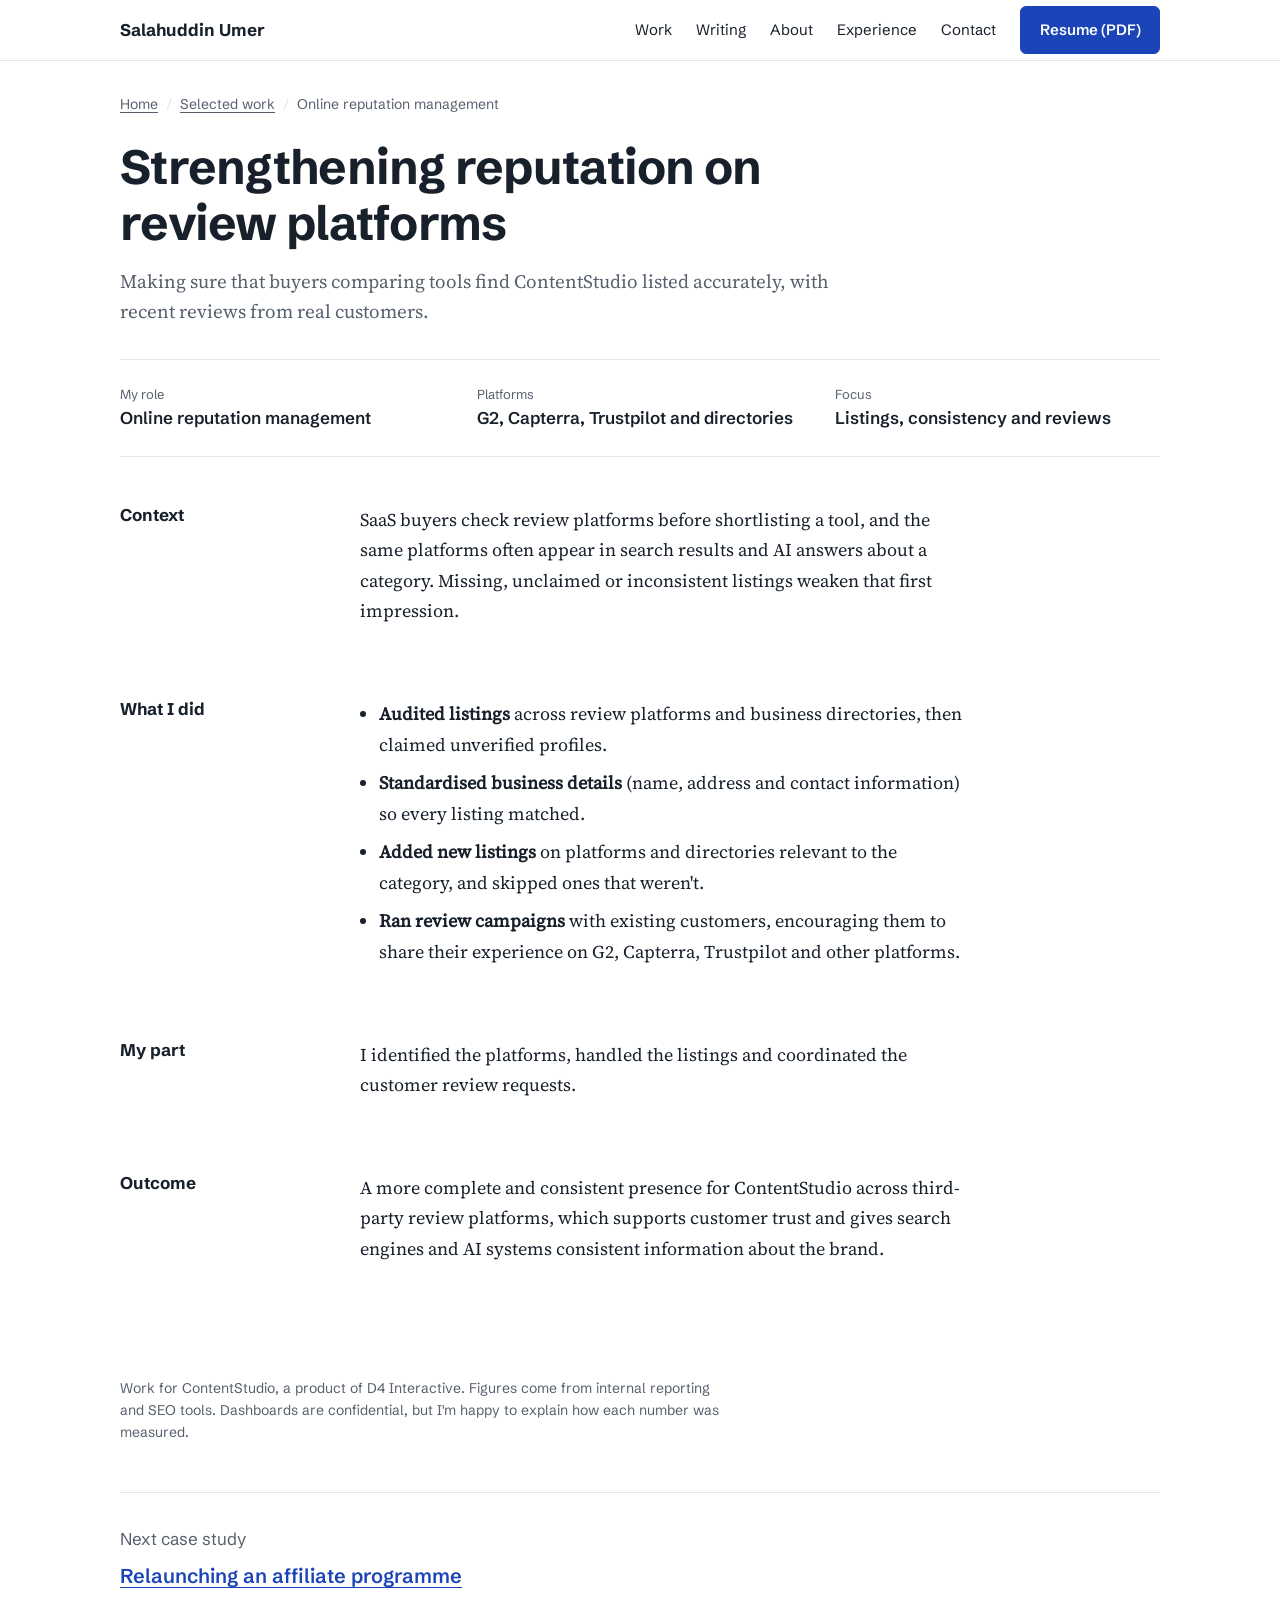
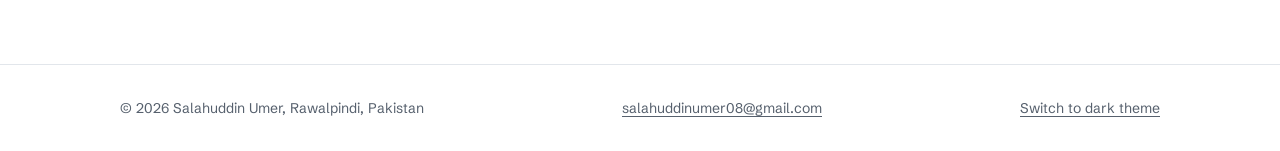
<file: work/reputation-management.html>
<!doctype html>
<html lang="en-GB">
<head>
<meta charset="utf-8">
<meta name="viewport" content="width=device-width, initial-scale=1">
<title>ORM Case Study: Review Platform Presence | Salahuddin Umer</title>
<meta name="description" content="Online reputation management for ContentStudio: consistent review-platform and directory listings, claimed profiles and customer review campaigns.">
<link rel="canonical" href="https://salahuddinumer08.github.io/salahuddin-portfolio/work/reputation-management.html">
<meta name="author" content="Salahuddin Umer">
<meta property="og:type" content="article">
<meta property="og:site_name" content="Salahuddin Umer">
<meta property="og:title" content="Strengthening reputation on review platforms">
<meta property="og:description" content="Online reputation management for ContentStudio: consistent review-platform and directory listings, claimed profiles and customer review campaigns.">
<meta property="og:url" content="https://salahuddinumer08.github.io/salahuddin-portfolio/work/reputation-management.html">
<meta property="og:image" content="https://salahuddinumer08.github.io/salahuddin-portfolio/assets/img/og.png">
<meta name="twitter:card" content="summary_large_image">
<link rel="icon" href="../favicon.svg" type="image/svg+xml">
<link rel="preload" href="../assets/fonts/SchibstedGrotesk-latin.woff2" as="font" type="font/woff2" crossorigin>
<link rel="stylesheet" href="../assets/css/fonts.css">
<link rel="stylesheet" href="../assets/css/site.css">
<script>try{var t=localStorage.getItem("theme");if(t)document.documentElement.setAttribute("data-theme",t)}catch(e){}</script>
<script type="application/ld+json">
[
  {
    "@context": "https://schema.org",
    "@type": "Article",
    "headline": "Strengthening reputation on review platforms",
    "description": "Online reputation management for ContentStudio: consistent review-platform and directory listings, claimed profiles and customer review campaigns.",
    "url": "https://salahuddinumer08.github.io/salahuddin-portfolio/work/reputation-management.html",
    "inLanguage": "en-GB",
    "dateModified": "2026-10-31",
    "author": {
      "@type": "Person",
      "@id": "https://salahuddinumer08.github.io/salahuddin-portfolio/#person",
      "name": "Salahuddin Umer",
      "url": "https://salahuddinumer08.github.io/salahuddin-portfolio/"
    },
    "about": "Online reputation management"
  },
  {
    "@context": "https://schema.org",
    "@type": "BreadcrumbList",
    "itemListElement": [
      {
        "@type": "ListItem",
        "position": 1,
        "name": "Home",
        "item": "https://salahuddinumer08.github.io/salahuddin-portfolio/"
      },
      {
        "@type": "ListItem",
        "position": 2,
        "name": "Selected work",
        "item": "https://salahuddinumer08.github.io/salahuddin-portfolio/#work"
      },
      {
        "@type": "ListItem",
        "position": 3,
        "name": "Strengthening reputation on review platforms",
        "item": "https://salahuddinumer08.github.io/salahuddin-portfolio/work/reputation-management.html"
      }
    ]
  }
]
</script>
</head>
<body>
<a class="skip" href="#main">Skip to content</a>
<header class="site-header">
  <div class="wrap">
    <a class="brand" href="../">Salahuddin Umer</a>
    <button class="nav-toggle" type="button" aria-expanded="false" aria-controls="site-nav">Menu</button>
    <nav id="site-nav" class="nav" aria-label="Main">
      <a href="../#work">Work</a>
      <a href="../writing.html">Writing</a>
      <a href="../#about">About</a>
      <a href="../#experience">Experience</a>
      <a href="../#contact">Contact</a>
      <a class="btn" href="../assets/Salahuddin-Umer-SEO-Resume.pdf">Resume (PDF)</a>
    </nav>
  </div>
</header>
<main id="main">
<div class="wrap">
  <nav class="crumbs" aria-label="Breadcrumb"><ol><li><a href="../">Home</a></li><li><a href="../#work">Selected work</a></li><li aria-current="page">Online reputation management</li></ol></nav>
  <div class="case-head">
    <h1>Strengthening reputation on review platforms</h1>
    <p class="lede">Making sure that buyers comparing tools find ContentStudio listed accurately, with recent reviews from real customers.</p>
  </div>
  <dl class="facts"><div><dt>My role</dt><dd>Online reputation management</dd></div><div><dt>Platforms</dt><dd>G2, Capterra, Trustpilot and directories</dd></div><div><dt>Focus</dt><dd>Listings, consistency and reviews</dd></div></dl>
  <article class="case-body">
<h2>Context</h2>
<div class="prose"><p>SaaS buyers check review platforms before shortlisting a tool, and the same platforms often appear in search results and AI answers about a category. Missing, unclaimed or inconsistent listings weaken that first impression.</p></div>
<h2>What I did</h2>
<div class="prose"><ul>
<li><strong>Audited listings</strong> across review platforms and business directories, then claimed unverified profiles.</li>
<li><strong>Standardised business details</strong> (name, address and contact information) so every listing matched.</li>
<li><strong>Added new listings</strong> on platforms and directories relevant to the category, and skipped ones that weren't.</li>
<li><strong>Ran review campaigns</strong> with existing customers, encouraging them to share their experience on G2, Capterra, Trustpilot and other platforms.</li>
</ul></div>
<h2>My part</h2>
<div class="prose"><p>I identified the platforms, handled the listings and coordinated the customer review requests.</p></div>
<h2>Outcome</h2>
<div class="prose"><p>A more complete and consistent presence for ContentStudio across third-party review platforms, which supports customer trust and gives search engines and AI systems consistent information about the brand.</p></div>
  </article>
  <p class="note">Work for ContentStudio, a product of D4 Interactive. Figures come from internal reporting and SEO tools. Dashboards are confidential, but I'm happy to explain how each number was measured.</p>
</div>
<div class="wrap next-case">
  <p>Next case study</p>
  <a href="affiliate-programme.html">Relaunching an affiliate programme</a>
</div>
</main>
<footer class="site-footer">
  <div class="wrap">
    <span>© 2026 Salahuddin Umer, Rawalpindi, Pakistan</span>
    <a href="mailto:salahuddinumer08@gmail.com">salahuddinumer08@gmail.com</a>
    <button class="theme-toggle" type="button" hidden>Switch theme</button>
  </div>
</footer>
<script src="../assets/js/site.js" defer></script>
</body>
</html>
</file>
<file: assets/css/fonts.css>
/* Self-hosted from Google Fonts (SIL Open Font License). */
@font-face { font-family: 'Schibsted Grotesk'; font-style: normal; font-weight: 400 700; font-display: swap; src: url(../fonts/SchibstedGrotesk-latin-ext.woff2) format('woff2'); unicode-range: U+0100-02BA, U+02BD-02C5, U+02C7-02CC, U+02CE-02D7, U+02DD-02FF, U+0304, U+0308, U+0329, U+1D00-1DBF, U+1E00-1E9F, U+1EF2-1EFF, U+2020, U+20A0-20AB, U+20AD-20C4, U+2113, U+2C60-2C7F, U+A720-A7FF; }
@font-face { font-family: 'Schibsted Grotesk'; font-style: normal; font-weight: 400 700; font-display: swap; src: url(../fonts/SchibstedGrotesk-latin.woff2) format('woff2'); unicode-range: U+0000-00FF, U+0131, U+0152-0153, U+02BB-02BC, U+02C6, U+02DA, U+02DC, U+0304, U+0308, U+0329, U+2000-206F, U+20AC, U+2122, U+2191, U+2193, U+2212, U+2215, U+FEFF, U+FFFD; }
@font-face { font-family: 'Source Serif 4'; font-style: normal; font-weight: 400; font-display: swap; src: url(../fonts/SourceSerif4-latin-ext.woff2) format('woff2'); unicode-range: U+0100-02BA, U+02BD-02C5, U+02C7-02CC, U+02CE-02D7, U+02DD-02FF, U+0304, U+0308, U+0329, U+1D00-1DBF, U+1E00-1E9F, U+1EF2-1EFF, U+2020, U+20A0-20AB, U+20AD-20C4, U+2113, U+2C60-2C7F, U+A720-A7FF; }
@font-face { font-family: 'Source Serif 4'; font-style: normal; font-weight: 400; font-display: swap; src: url(../fonts/SourceSerif4-latin.woff2) format('woff2'); unicode-range: U+0000-00FF, U+0131, U+0152-0153, U+02BB-02BC, U+02C6, U+02DA, U+02DC, U+0304, U+0308, U+0329, U+2000-206F, U+20AC, U+2122, U+2191, U+2193, U+2212, U+2215, U+FEFF, U+FFFD; }
</file>
<file: assets/css/site.css>
/* Salahuddin Umer — portfolio styles. No build step; edit directly. */

:root {
  --paper: #ffffff;
  --surface: #f5f7f9;
  --ink: #17202b;
  --muted: #56606d;
  --rule: #e2e6eb;
  --accent: #1a44b8;
  --accent-ink: #ffffff;
  --url: #1e6b3a;
  --mark: #fff3b0;
  --sans: "Schibsted Grotesk", system-ui, -apple-system, "Segoe UI", sans-serif;
  --serif: "Source Serif 4", Georgia, "Times New Roman", serif;
  --wrap: 68rem;
  --prose: 38rem;
  --s1: .25rem; --s2: .5rem; --s3: .75rem; --s4: 1rem; --s5: 1.5rem; --s6: 2rem; --s7: 3rem; --s8: 4.5rem; --s9: 6rem;
  color-scheme: light;
}

@media (prefers-color-scheme: dark) {
  :root:not([data-theme="light"]) {
    --paper: #111418; --surface: #181c22; --ink: #e7eaee; --muted: #a0aab6; --rule: #2a3039;
    --accent: #8ab4f8; --accent-ink: #0d1520; --url: #81c995; --mark: #4a4220;
    color-scheme: dark;
  }
}
:root[data-theme="dark"] {
  --paper: #111418; --surface: #181c22; --ink: #e7eaee; --muted: #a0aab6; --rule: #2a3039;
  --accent: #8ab4f8; --accent-ink: #0d1520; --url: #81c995; --mark: #4a4220;
  color-scheme: dark;
}

*, *::before, *::after { box-sizing: border-box; }
html { -webkit-text-size-adjust: 100%; scroll-padding-top: 5rem; }
@media (prefers-reduced-motion: no-preference) { html { scroll-behavior: smooth; } }
body {
  margin: 0; background: var(--paper); color: var(--ink);
  font: 400 1.0625rem/1.6 var(--sans);
  text-rendering: optimizeLegibility; -webkit-font-smoothing: antialiased;
}
img { max-width: 100%; height: auto; display: block; }
a { color: var(--accent); text-underline-offset: .18em; text-decoration-thickness: 1px; }
a:hover { text-decoration-thickness: 2px; }
:focus-visible { outline: 2px solid var(--accent); outline-offset: 3px; border-radius: 2px; }
h1, h2, h3 { line-height: 1.15; margin: 0; font-weight: 700; letter-spacing: -.015em; }
p { margin: 0 0 var(--s4); }
mark.tbc { background: var(--mark); color: inherit; padding: 0 .15em; border-radius: 2px; }

.wrap { width: 100%; max-width: var(--wrap); margin: 0 auto; padding: 0 1rem; }
@media (min-width: 40rem) { .wrap { padding: 0 1.5rem; } }

.skip { position: absolute; left: -999px; top: 0; background: var(--ink); color: var(--paper); padding: var(--s2) var(--s4); z-index: 100; }
.skip:focus { left: var(--s4); top: var(--s4); }

/* Header */
.site-header { position: sticky; top: 0; z-index: 50; background: var(--paper); border-bottom: 1px solid var(--rule); }
.site-header .wrap { display: flex; align-items: center; justify-content: space-between; min-height: 3.75rem; gap: var(--s4); }
.brand { font-weight: 700; color: var(--ink); text-decoration: none; font-size: 1.0625rem; }
.nav { display: flex; align-items: center; gap: var(--s5); }
.nav a { color: var(--ink); text-decoration: none; font-size: .9375rem; }
.nav a:hover, .nav a[aria-current="page"] { color: var(--accent); }
.nav .btn { color: var(--accent-ink); }
.nav-toggle { display: none; background: none; border: 1px solid var(--rule); color: var(--ink); border-radius: 6px; padding: .4rem .7rem; font: inherit; font-size: .9375rem; cursor: pointer; }
@media (max-width: 47.99rem) {
  .nav-toggle { display: inline-block; }
  .nav { display: none; position: absolute; top: 100%; left: 0; right: 0; flex-direction: column; align-items: stretch; gap: 0; background: var(--paper); border-bottom: 1px solid var(--rule); padding: var(--s2) 1rem var(--s4); }
  .nav.open { display: flex; }
  .nav a { padding: var(--s3) 0; border-bottom: 1px solid var(--rule); }
  .nav .btn { margin-top: var(--s3); text-align: center; border-bottom: 0; }
}

/* Buttons */
.btn { display: inline-block; background: var(--accent); color: var(--accent-ink); text-decoration: none; font-weight: 600; font-size: .9375rem; padding: .7rem 1.15rem; border-radius: 6px; border: 1px solid var(--accent); }
.btn:hover { filter: brightness(1.08); }
.btn-quiet { background: transparent; color: var(--ink); border-color: var(--rule); }
.btn-quiet:hover { border-color: var(--ink); filter: none; }
.actions { display: flex; flex-wrap: wrap; gap: var(--s3); align-items: center; }

/* Hero */
.hero { padding: var(--s8) 0 var(--s7); }
.hero-grid { display: grid; gap: var(--s7); align-items: center; }
@media (min-width: 60rem) { .hero-grid { grid-template-columns: 1.1fr 1fr; gap: var(--s8); } }
.hero h1 { font-size: clamp(2.25rem, 5.2vw, 3.6rem); max-width: 14ch; }
.hero .role { color: var(--muted); font-size: 1.0625rem; margin: var(--s4) 0 var(--s5); max-width: 34rem; }
.hero .lede { font-family: var(--serif); font-size: 1.1875rem; line-height: 1.65; max-width: 34rem; margin-bottom: var(--s6); }

/* The search-result snippet: the one bold element */
.serp { margin: 0; min-width: 0; border: 1px solid var(--rule); border-radius: 10px; background: var(--paper); padding: var(--s5); box-shadow: 0 1px 0 var(--rule); }
.serp-query { display: flex; align-items: center; gap: var(--s3); border: 1px solid var(--rule); border-radius: 999px; padding: .55rem 1rem; color: var(--ink); font-size: .9375rem; margin-bottom: var(--s5); }
.serp-query svg { flex: none; color: var(--muted); }
.serp-result + .serp-result { margin-top: var(--s5); padding-top: var(--s5); border-top: 1px solid var(--rule); }
.serp-site { display: flex; align-items: center; gap: var(--s3); margin-bottom: var(--s2); }
.serp-favicon { width: 28px; height: 28px; border-radius: 50%; background: var(--surface); border: 1px solid var(--rule); display: grid; place-items: center; font-size: .75rem; font-weight: 700; color: var(--ink); flex: none; }
.serp-site-name { font-size: .875rem; line-height: 1.3; color: var(--ink); }
.serp-url { display: block; font-size: .8125rem; color: var(--url); white-space: nowrap; overflow: hidden; text-overflow: ellipsis; }
.serp-site > span:last-child { min-width: 0; }
.serp-title { font-size: 1.25rem; font-weight: 400; line-height: 1.3; margin-bottom: var(--s2); letter-spacing: 0; }
.serp-title a { text-decoration: none; }
.serp-title a:hover { text-decoration: underline; }
.serp-desc { font-size: .9375rem; color: var(--muted); margin: 0; }
.serp-links { display: flex; flex-wrap: wrap; gap: var(--s2) var(--s5); margin-top: var(--s3); font-size: .9375rem; }
.serp-caption { font-size: .8125rem; color: var(--muted); margin: var(--s3) 0 0; }

/* Sections */
section { padding: var(--s8) 0; border-top: 1px solid var(--rule); }
.section-head { display: grid; gap: var(--s3); margin-bottom: var(--s6); max-width: 44rem; }
.section-head h2 { font-size: clamp(1.6rem, 3vw, 2.1rem); }
.section-head p { color: var(--muted); margin: 0; }

/* Results list (not stat tiles) */
.results { list-style: none; margin: 0; padding: 0; display: grid; gap: 0; border-top: 1px solid var(--rule); }
.results li { display: grid; grid-template-columns: 1fr; gap: var(--s1); padding: var(--s4) 0; border-bottom: 1px solid var(--rule); }
@media (min-width: 40rem) { .results li { grid-template-columns: 13rem 1fr; gap: var(--s5); align-items: baseline; } }
.results .fig { font-weight: 700; font-size: 1.25rem; font-variant-numeric: tabular-nums; }
.results .what { color: var(--ink); }
.results .what small { display: block; color: var(--muted); font-size: .875rem; margin-top: var(--s1); }
.note { color: var(--muted); font-size: .875rem; margin-top: var(--s4); max-width: var(--prose); }

/* About */
.about-grid { display: grid; gap: var(--s6); }
@media (min-width: 52rem) { .about-grid { grid-template-columns: 12rem 1fr; gap: var(--s7); } }
.about-side { display: grid; gap: var(--s5); align-content: start; }
.portrait { width: 12rem; aspect-ratio: 4 / 5; object-fit: cover; object-position: 50% 15%; border-radius: 8px; background: var(--surface); }
.prose { font-family: var(--serif); font-size: 1.125rem; line-height: 1.7; max-width: var(--prose); }
.prose p { margin-bottom: var(--s5); }

/* Expertise */
.areas { display: grid; gap: var(--s6) var(--s7); }
@media (min-width: 44rem) { .areas { grid-template-columns: 1fr 1fr; } }
@media (min-width: 64rem) { .areas { grid-template-columns: repeat(3, 1fr); } }
.area h3 { font-size: 1.125rem; margin-bottom: var(--s2); }
.area p { color: var(--muted); font-size: .96875rem; margin: 0; }
.area .level { display: inline-block; margin-top: var(--s2); font-size: .8125rem; color: var(--muted); border: 1px solid var(--rule); border-radius: 4px; padding: 0 .4rem; }

/* Work list */
.work { list-style: none; margin: 0; padding: 0; border-top: 1px solid var(--rule); }
.work li { border-bottom: 1px solid var(--rule); }
.work a { display: grid; gap: var(--s2); padding: var(--s5) 0; text-decoration: none; color: var(--ink); }
@media (min-width: 48rem) { .work a { grid-template-columns: 1fr 15rem; gap: var(--s6); align-items: baseline; } }
.work h3 { font-size: 1.3rem; }
.work a:hover h3 { color: var(--accent); text-decoration: underline; text-underline-offset: .18em; }
.work p { margin: var(--s2) 0 0; color: var(--muted); max-width: 40rem; }
.work .area-tag { font-size: .875rem; color: var(--muted); }
.work .read { color: var(--accent); font-size: .9375rem; font-weight: 600; }

/* Experience */
.roles { display: grid; gap: var(--s6); max-width: 46rem; }
.role-head { display: flex; flex-wrap: wrap; justify-content: space-between; gap: var(--s2) var(--s5); align-items: baseline; }
.role h3 { font-size: 1.1875rem; }
.role .dates { color: var(--muted); font-size: .9375rem; font-variant-numeric: tabular-nums; }
.role .org { color: var(--muted); margin: var(--s1) 0 var(--s3); }
.role ul { margin: 0; padding-left: 1.1rem; }
.role li { margin-bottom: var(--s2); }

/* Tools */
.tools { display: grid; gap: var(--s4); margin: 0; }
@media (min-width: 44rem) { .tools { grid-template-columns: 12rem 1fr; gap: var(--s3) var(--s5); } }
.tools dt { font-weight: 600; }
.tools dd { margin: 0; color: var(--muted); }

/* Contact */
.contact { background: var(--surface); }
.contact h2 { font-size: clamp(1.6rem, 3vw, 2.1rem); margin-bottom: var(--s3); }
.contact p { max-width: 36rem; color: var(--muted); }
.copy-status { font-size: .875rem; color: var(--muted); min-height: 1.4em; margin-top: var(--s2); }

/* Footer */
.site-footer { padding: var(--s6) 0; border-top: 1px solid var(--rule); font-size: .875rem; color: var(--muted); }
.site-footer .wrap { display: flex; flex-wrap: wrap; gap: var(--s3) var(--s5); justify-content: space-between; }
.site-footer a { color: var(--muted); }
.theme-toggle { background: none; border: 0; padding: 0; color: var(--muted); font: inherit; text-decoration: underline; text-underline-offset: .18em; cursor: pointer; }

/* Case study pages */
.crumbs { font-size: .875rem; color: var(--muted); padding-top: var(--s6); }
.crumbs ol { list-style: none; margin: 0; padding: 0; display: flex; flex-wrap: wrap; gap: var(--s2); }
.crumbs li + li::before { content: "/"; margin-right: var(--s2); color: var(--rule); }
.crumbs a { color: var(--muted); }
.case-head { padding: var(--s5) 0 var(--s6); max-width: 46rem; }
.case-head h1 { font-size: clamp(2rem, 4.4vw, 3rem); margin-bottom: var(--s4); }
.case-head .lede { font-family: var(--serif); font-size: 1.1875rem; color: var(--muted); margin: 0; }
.facts { display: grid; gap: var(--s3) var(--s6); margin: 0 0 var(--s7); padding: var(--s5) 0; border-top: 1px solid var(--rule); border-bottom: 1px solid var(--rule); }
@media (min-width: 40rem) { .facts { grid-template-columns: repeat(3, 1fr); } }
.facts dt { font-size: .8125rem; color: var(--muted); }
.facts dd { margin: 0; font-weight: 600; }
.case-body { display: grid; gap: var(--s4) var(--s6); padding-bottom: var(--s8); }
@media (min-width: 60rem) { .case-body { grid-template-columns: 12rem 1fr; gap: var(--s7); } }
.case-body h2 { font-size: 1.0625rem; font-weight: 700; color: var(--ink); letter-spacing: 0; }
.case-body .prose ul { padding-left: 1.2rem; margin: 0 0 var(--s5); }
.case-body .prose li { margin-bottom: var(--s2); }
.next-case { padding-top: var(--s6); padding-bottom: var(--s8); }
.next-case p { border-top: 1px solid var(--rule); padding-top: var(--s6); color: var(--muted); margin-bottom: var(--s2); }
.next-case a { font-size: 1.25rem; font-weight: 600; }

/* Writing */
.writing { list-style: none; margin: 0; padding: 0; border-top: 1px solid var(--rule); }
.writing li { padding: var(--s4) 0; border-bottom: 1px solid var(--rule); display: grid; gap: var(--s1); }
.w-title { font-weight: 600; font-size: 1.0625rem; line-height: 1.35; text-decoration: none; color: var(--ink); }
.w-title:hover { color: var(--accent); text-decoration: underline; }
.writing p { margin: 0; color: var(--muted); font-size: .9375rem; max-width: 46rem; }
.w-meta { font-size: .8125rem; color: var(--muted); }
.w-meta a { color: var(--muted); }
.more { margin-top: var(--s5); }
.w-group { border-top: 0; padding: var(--s6) 0 var(--s4); }
.w-group h2 { font-size: 1.375rem; margin-bottom: var(--s4); }
.w-group .count { font-weight: 400; color: var(--muted); font-size: 1rem; }
.w-jump ul { list-style: none; margin: 0 0 var(--s4); padding: 0; display: flex; flex-wrap: wrap; gap: var(--s2) var(--s5); font-size: .9375rem; }

/* Charts (inline SVG, Ahrefs data) */
:root { --chart-mark: #1a44b8; --chart-mark-soft: rgba(26,68,184,.12); --chart-mark-muted: #9fb3e3; --chart-grid: #e2e6eb; }
@media (prefers-color-scheme: dark) { :root:not([data-theme="light"]) { --chart-mark: #8ab4f8; --chart-mark-soft: rgba(138,180,248,.16); --chart-mark-muted: #4a5f88; --chart-grid: #2a3039; } }
:root[data-theme="dark"] { --chart-mark: #8ab4f8; --chart-mark-soft: rgba(138,180,248,.16); --chart-mark-muted: #4a5f88; --chart-grid: #2a3039; }
.chart-grid { display: grid; gap: var(--s6) var(--s6); }
@media (min-width: 52rem) { .chart-grid { grid-template-columns: 1fr 1fr; } .chart-wide { grid-column: 1 / -1; } }
.chart { margin: 0; border: 1px solid var(--rule); border-radius: 10px; padding: var(--s5); background: var(--paper); min-width: 0; }
.chart figcaption { display: grid; gap: var(--s1); margin-bottom: var(--s4); }
.chart-title { font-weight: 600; font-size: 1rem; }
.chart-sub { font-size: .8125rem; color: var(--muted); }
.chart-plot { position: relative; }
.chart-svg { width: 100%; height: auto; display: block; overflow: visible; }
.c-grid { stroke: var(--chart-grid); stroke-width: 1; }
.c-axis { stroke: var(--muted); stroke-opacity: .5; stroke-width: 1; }
.c-tick { fill: var(--muted); font: 13px var(--sans); }
.c-val { fill: var(--ink); font: 600 14px var(--sans); }
@media (max-width: 40rem) {
  .chart { padding: var(--s4); }
  .chart-wide .c-tick { font-size: 22px; } .chart-wide .c-val { font-size: 24px; }
  .chart:not(.chart-wide *) .c-tick { font-size: 18px; } .chart .c-val { font-size: 19px; }
}
.c-line { fill: none; stroke: var(--chart-mark); stroke-width: 2; stroke-linejoin: round; stroke-linecap: round; }
.c-area { fill: var(--chart-mark-soft); }
.c-dot { fill: var(--chart-mark); stroke: var(--paper); stroke-width: 2; }
.c-bar { fill: var(--chart-mark-muted); }
.c-bar.hl { fill: var(--chart-mark); }
.c-hit { fill: transparent; cursor: crosshair; }
.c-cross { stroke: var(--muted); stroke-width: 1; stroke-dasharray: 3 3; opacity: 0; pointer-events: none; }
.chart-tip { position: absolute; top: 0; transform: translate(-50%, -110%); background: var(--ink); color: var(--paper); font-size: .8125rem; padding: .3rem .55rem; border-radius: 6px; white-space: nowrap; pointer-events: none; }
.chart-table { margin-top: var(--s3); font-size: .8125rem; }
.chart-table summary { cursor: pointer; color: var(--accent); }
.chart-table table { border-collapse: collapse; margin-top: var(--s2); }
.chart-table caption { text-align: left; color: var(--muted); padding-bottom: var(--s1); }
.chart-table th, .chart-table td { text-align: left; padding: .2rem 1rem .2rem 0; border-bottom: 1px solid var(--rule); font-variant-numeric: tabular-nums; }
.case-data { min-width: 0; }
.case-charts { margin-bottom: var(--s4); }
@media (min-width: 52rem) { .chart-grid.single { grid-template-columns: minmax(0, 36rem); } }
</file>
